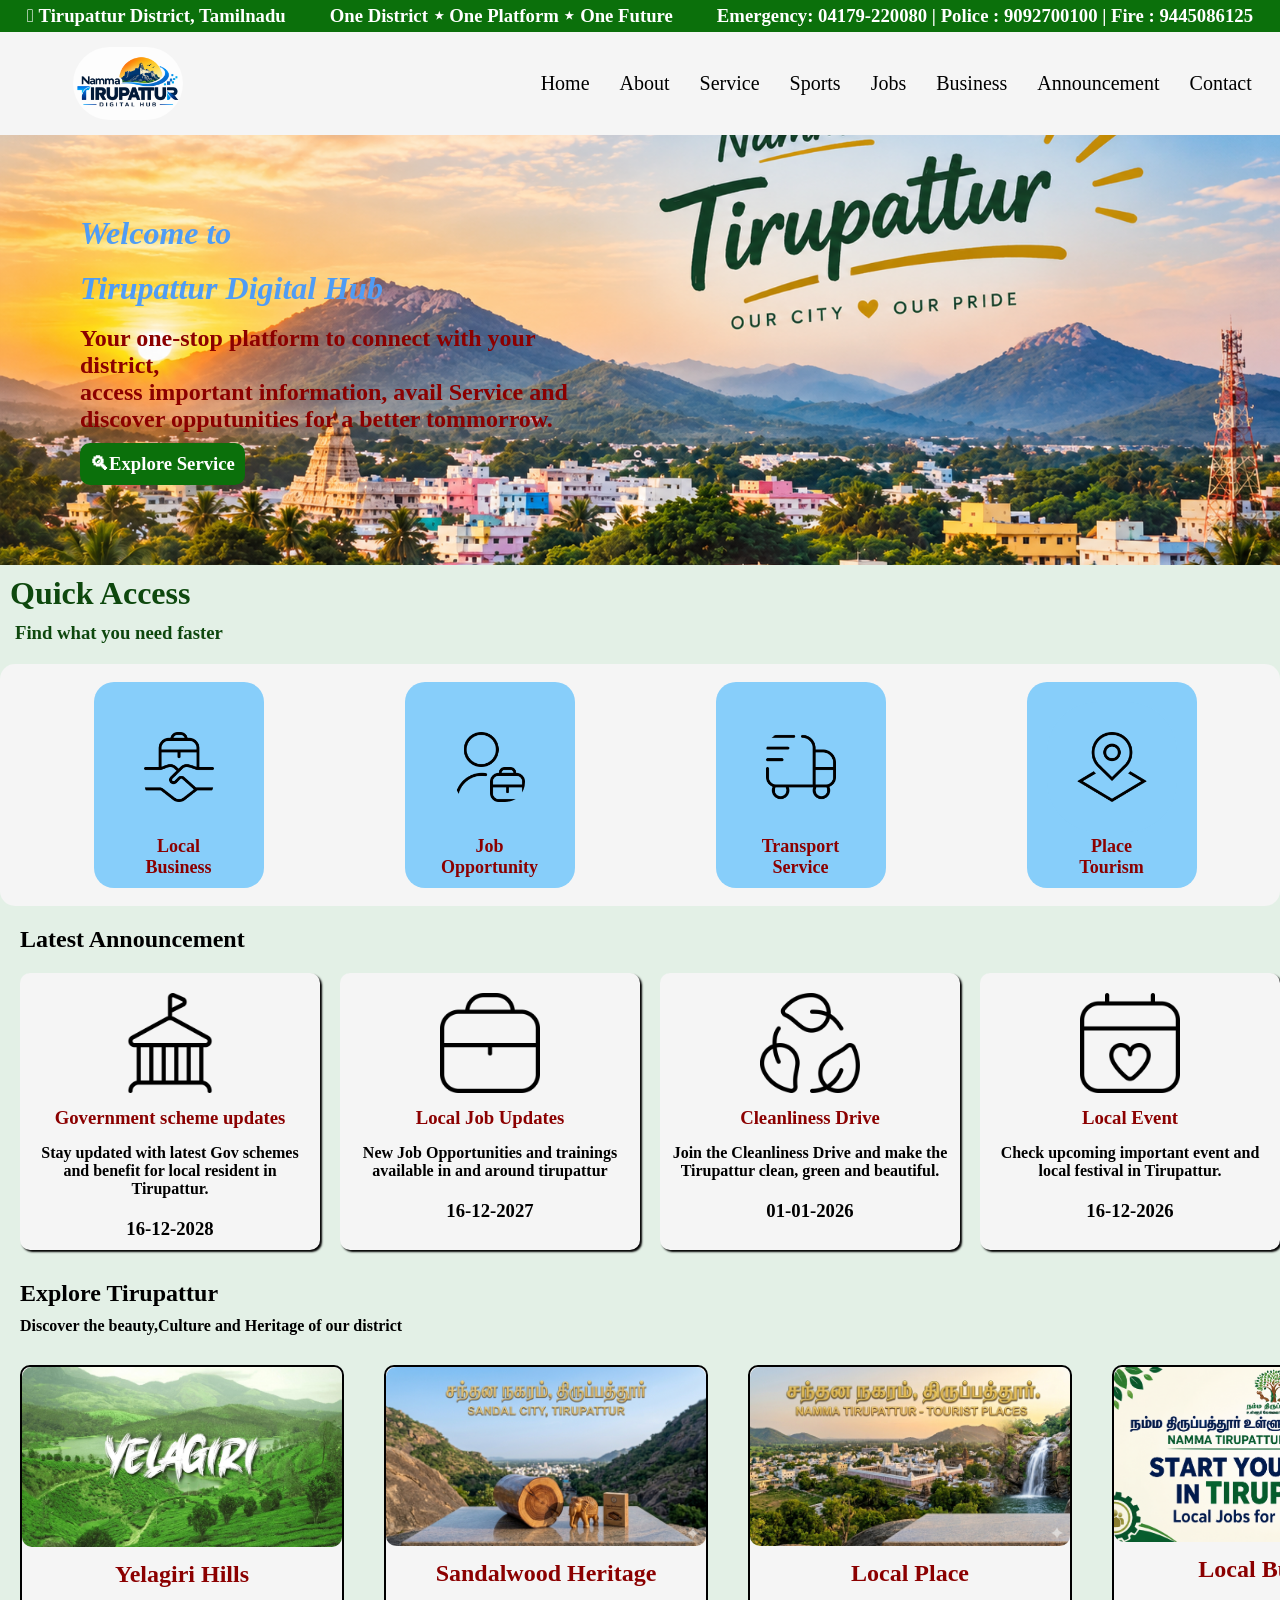
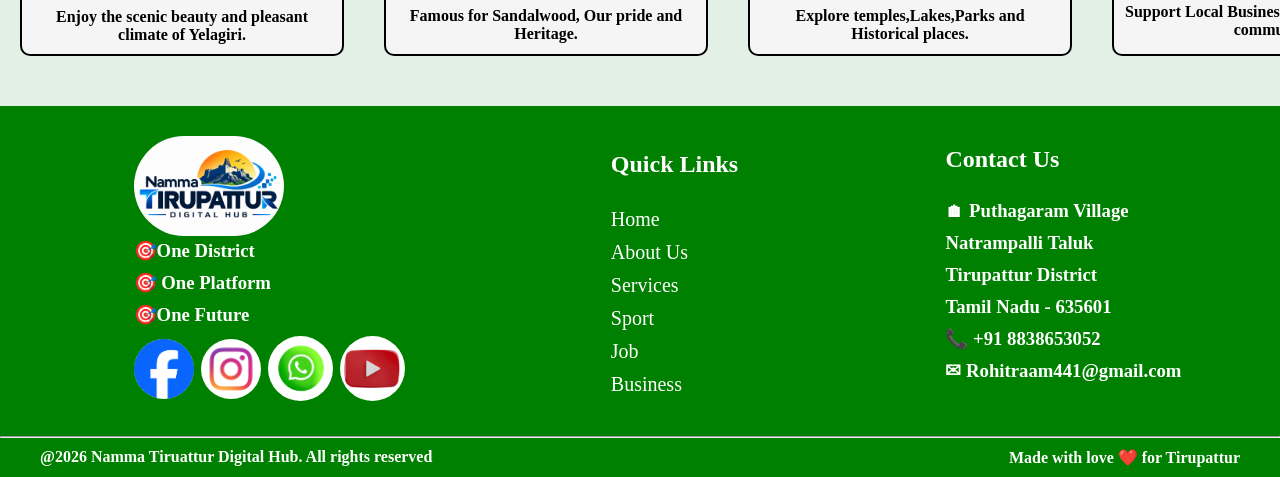
<file: index.html>
<!DOCTYPE html>
<html lang="en">

<head>
    <meta charset="UTF-8">
    <meta name="viewport" content="width=device-width, initial-scale=1.0">
    <title>Namma Tirupattur</title>
    <link rel="stylesheet" href="index.css">
</head>

<body>
    <div class="pacha">
        <h3>𖡡 Tirupattur District, Tamilnadu</h3>
        <h3>One District ⋆ One Platform ⋆ One Future</h3>
        <h3> Emergency: 04179-220080
            | Police : 9092700100 | Fire : 9445086125</h3>
    </div>
    <div class="nav">
        <img src="imges/namma tpt.png" alt="" class="tpt">

        <nav class="nav_bar">
            <p><a href="index.html">Home</a></p>
            <p><a href="about.html">About </a></p>
            <p><a href="service.html">Service</a></p>
            <p><a href="sports.html">Sports</a></p>
            <p><a href="jobs.html">Jobs</a></p>
            <p><a href="business.html">Business</a></p>
            <p><a href="announcement.html">Announcement</a></p>
            <p><a href="contact.html">Contact</a></p>


        </nav>
    </div>
    <!-- top nav finished -->

    <div class="welcome_tpt">
        <h1 class="welz">Welcome to</h1><br>
        <h1 class="digiwel">Tirupattur</i> Digital Hub</h1> <br>

        <h3 class="weltho">Your one-stop platform to connect with your district,<br> access important information, avail
            Service and <br>discover opputunities for a better tommorrow.</h3>
        <h3 class="expo"> 🔍︎Explore Service</h3>

    </div>

    <!-- welcome image of tpt finished -->

    <h1 class="qck">Quick Access</h1>
    <h3 class="find">Find what you need faster</h3>

    <div class=" boxes">
        <div class="subox">





            <!-- section 1 finished -->

            <div class="box2">
                <img src="imges/business-deal.png" alt="" class="img2">
                <a href="business.html" class="local">Local</a><br>
                <a href="business.html" class="buzi">Business</a>
            </div>

            <!-- section 2 finished -->

            <div class="box3">
                <img src="imges/employee-man.png" alt="" class="img3">
                <a href="jobs.html" class="jobz">Job</a> <br>
                <a href="jobs.html" class="oppo">Opportunity</a>

            </div>
            <!-- section 4 finished -->

            <div class="box4">
                <img src="imges/shipping-fast (1).png" alt="" class="img3">
                <a href="transport.html" class="travelz">Transport</a> <br>
                <a href="transport.html" class="travel">Service</a>

            </div>


            <!-- section 7 finished  -->

            <div class="box8">
                <img src="imges/land-layer-location.png" alt="" class="img8">
                <a href="dicover.html" class="plaz">Place</a><br>
                <a href="dicover.html" class="tour">Tourism</a>
            </div>

            <!-- section 8 finished -->

        </div>
    </div>

    <!-- all sections finished -->
    <!-- latest announcement -->
    <div class="latzall">
        <h2 class="latz">Latest Announcement</h2>
        
    </div>
    <div class="amain">
        <div class="apart">
            <div class="annouz1">
                <img src="imges/government-flag.png" alt="" class="gram">
                <h3 class="goz">Government scheme updates</h3>
                <h4 class="gozz">Stay updated with latest Gov schemes and benefit for local resident in Tirupattur.
                </h4>
                <!-- <input type="date" name="" id="" class="date"> -->
                <h3>16-12-2028</h3>
            </div>
            <!-- latest  announcement finished -->

            <div class="annouz2">
                <img src="imges/briefcase (1).png" alt="" class="jobo">
                <h3 class="gozi">Local Job Updates </h3>
                <h4 class="gozzi">New Job Opportunities and trainings available in and around tirupattur</h4>
                <!-- <input type="date" name="" id="" class="datez"> -->
                <h3>16-12-2027</h3>
            </div>
            <!-- latest lobz fimished -->
            <div class="annouz3">
                <img src="imges/bio-leaves.png" alt="" class="leaf">
                <h3 class="gos">Cleanliness Drive </h3>
                <h4 class="goss">Join the Cleanliness Drive and make the Tirupattur clean, green and beautiful.</h4>
                <!-- <input type="date" name="" id="" class="datez"> -->
                <h3>01-01-2026</h3>
            </div>
            <!-- cleanliness is finished -->
            <div class="annouz4">
                <img src="imges/calendar-heart.png" alt="" class="localevent">
                <h3 class="gosi">Local Event</h3>
                <h4 class="gossi">Check upcoming important event and local festival in Tirupattur.</h4>
                <!-- <input type="date" name="" id="" class="datez"> -->
                <h3>16-12-2026</h3>
            </div>
        </div>
    </div>
    <!-- Latest Anoouncement finished -->


    <!-- Explore tirupattur detailz -->
    <div class="explorez">
        <h2>Explore Tirupattur</h2>
        <h4 class="expz">Discover the beauty,Culture and Heritage of our district</h4>
    </div>
    <!-- explore tirupattur heading -->
    <div class="paru">
        <div class="paruz">
            <div class="paru1">
                <img src="imges/yelagiri.jpg" alt=" " class="yelagiri">
                <h2 class="hilzz">Yelagiri Hills</h2>
                <h4 class="hilzzt">Enjoy the scenic beauty and pleasant climate of Yelagiri.</h4>


            </div>
            <!-- explore yelagiri finished -->
            <div class="paru2">
                <img src="imges/sandalimg.jpeg" alt=" " class="sandalimg">
                <h2 class="hili">Sandalwood Heritage</h2>
                <h4 class="hilit">Famous for Sandalwood, Our pride and Heritage.</h4>

            </div>
            <!-- sandal image completed -->
            <div class="paru3">
                <img src="imges/tourist.jpeg" alt=" " class="localplace">
                <h2 class="hisi">Local Place</h2>
                <h4 class="hisit">Explore temples,Lakes,Parks and Historical places.</h4>

            </div>
            <!--tourist place finished -->
            <div class="paru4">
                <img src="imges/localjobs.png" alt=" " class="localjobzz">
                <h2 class="hiri">Local Business</h2>
                <h4 class="hirit">Support Local Business and Strengthen our community.</h4>

            </div>
        </div>
    </div>
    <!-- explore tiru[attur finished] -->

    <div class="aboutblue">
        <div class="aboutzblue" style="display: flex;justify-content: space-around; padding: 20px;">

            <div class="abtblue1">
                <img src="imges/namma tpt.png" alt="" class="abtbluei">
                <h3 class="oned">🎯One District </h3>
                <h3 class="onep">🎯 One Platform</h3>
                <h3 class="onef">🎯One Future</h3>
                <div class="abtsocial">
                    <a href="https://www.facebook.com/TirupatturDistrict/"><img src="imges/facebook.png" alt="" class="facebook"></a>
                    <a href="https://www.instagram.com/popular/tirupathur-district-government-website/"><img src="imges/insta.jpg" alt="" class="insta"></a>
                    <a href="https://chat.whatsapp.com/Cbfzz16Wxy384JnwALYPrP"><img src="imges/wp.jpg" alt="" class="wp"></a>
                    <a href="https://www.youtube.com/hashtag/tirupattur"><img src="imges/utube.jpg" alt="" class="utube"></a>
                </div>
            </div>

            <!-- social images completed -->
            <div class="quick">
                <h2 class="qcklink">Quick Links</h2>
                </h3>
                <a href="index.html" class="homz">Home</a>
                <a href="about.html" class="abtblu">About Us</a>
                <a href="service.html" class="abtserv">Services</a>
                <a href="sports.html" class="sptz">Sport</a>
                <a href="jobs.html" class="abtjobz">Job</a>
                <a href="business.html" class="abtbuzi">Business</a>
            </div>

          

            <!-- important anouncement ends -->
            <div class="address">
                <h2 class="qckzlink">Contact Us</h2>
                </h3>

                <h3 class="puthagaram">🏠︎ Puthagaram Village</h3>
                <h3 class="natrampalli">Natrampalli Taluk</h3>
                <h3 class="tirupattur">Tirupattur District</h3>
                <h3 class="tn">Tamil Nadu - 635601</h3>
                <h3 class="call">📞 +91 8838653052</h3>
                <h3 class="email">✉ Rohitraam441@gmail.com</h3>
            </div>
       
            
             
        </div>

    </div>
    <hr>
 <div class="lovzz">
    
                <h4 class="rightz">@2026 Namma Tiruattur Digital Hub. All rights reserved</h4>
                <h4 class="love">Made with love ❤️️ for Tirupattur</h4>
            </div>


    <!-- all about namma tpt is fimished -->



</body>

</html>
</file>
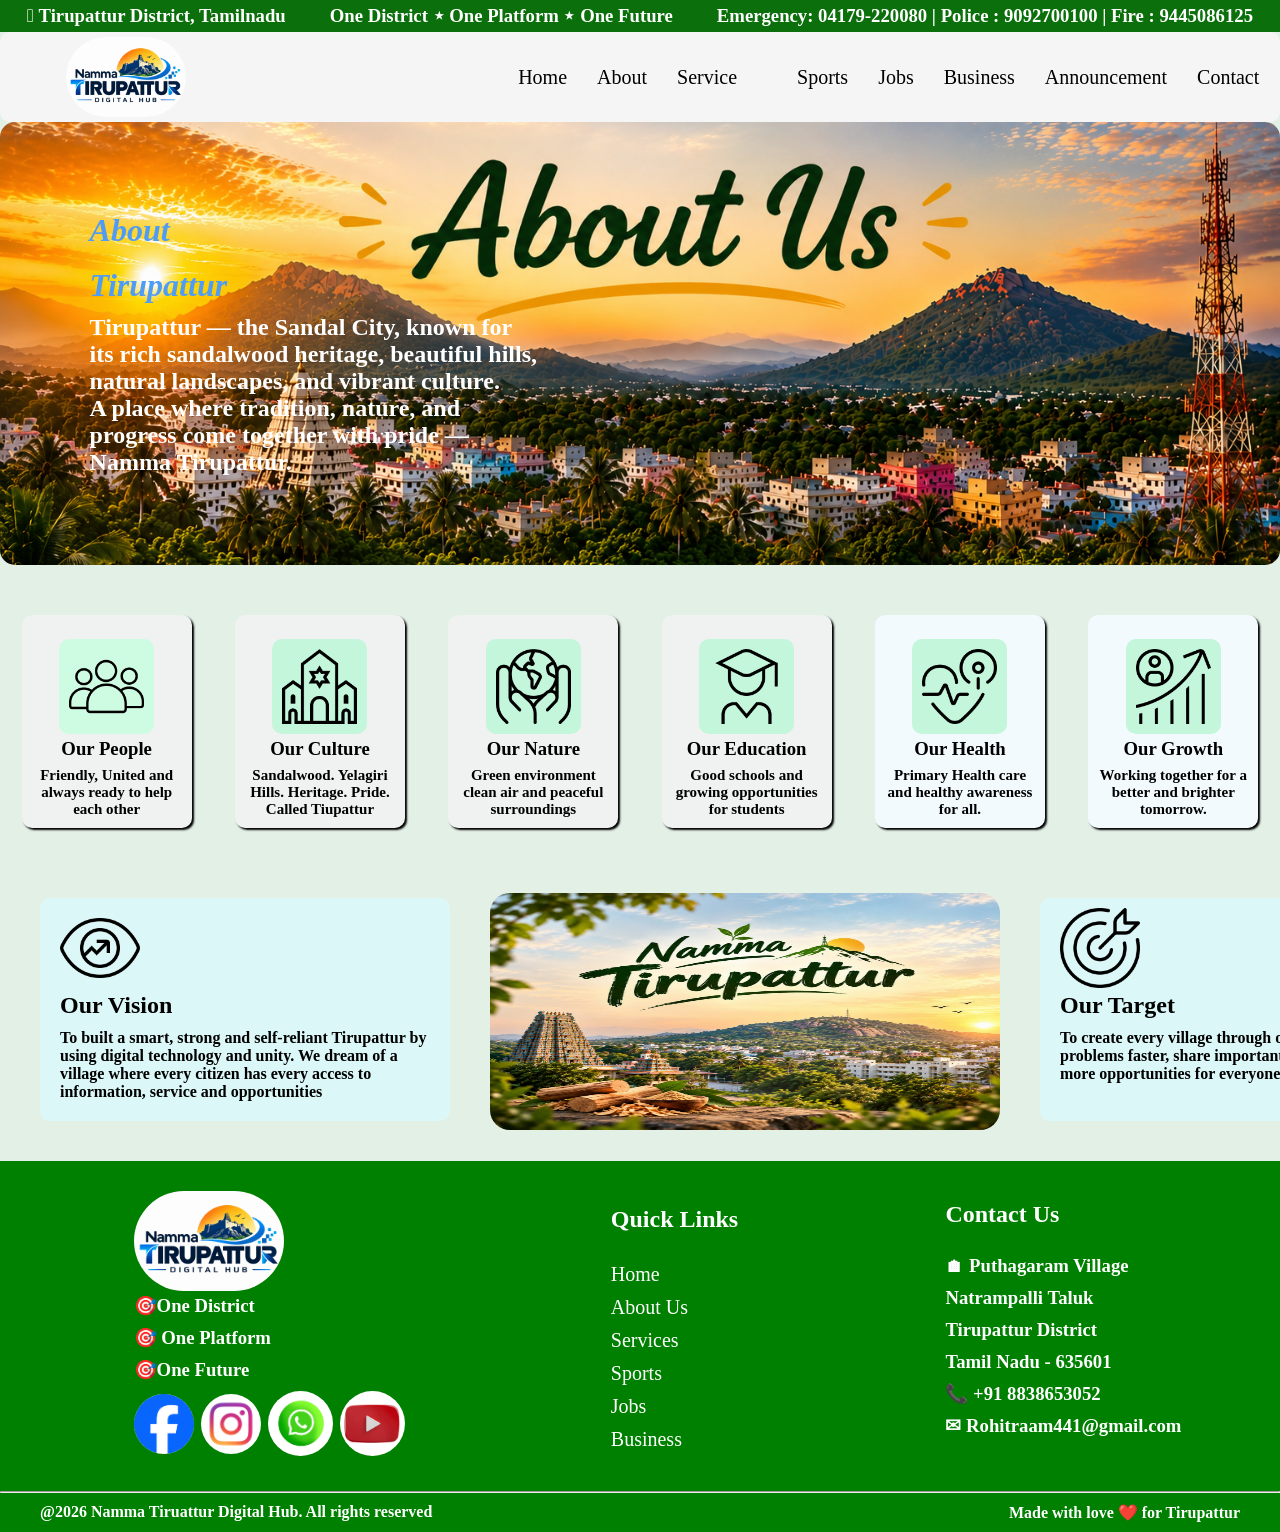
<file: about.html>
<!DOCTYPE html>
<html lang="en">

<head>
    <meta charset="UTF-8">
    <meta name="viewport" content="width=device-width, initial-scale=1.0">
    <title> About Us</title>
    <link rel="stylesheet" href="about.css">
</head>

<body>
    <div class="pacha">
        <h3>𖡡 Tirupattur District, Tamilnadu</h3>
        <h3>One District ⋆ One Platform ⋆ One Future</h3>
        <h3> Emergency: 04179-220080
            | Police : 9092700100 | Fire : 9445086125</h3>
    </div>
    <div class="nav">
        <img src="imges/namma tpt.png" alt="" class="tpt">

        <nav class="nav_bar">
            <p><a href="index.html">Home</a></p>
            <p><a href="home.html">About </a></p>
            <p><a href="service.html">Service</a></p>
            <p><a href="sports.html"> <p><a href="sports.html">Sports</a></p></a></p>
            <p><a href="jobs.html">Jobs</a></p>
            <p><a href="business.html">Business</a></p>
            <p><a href="announcement.html">Announcement</a></p>
            <p><a href="contact.html">Contact </a></p>


        </nav>
    </div>
    <!-- top nav bar finished -->

    <div class="about_line">
        <h1 class="abttptzz"> <i>About</i></h1><br>
        <h1 class="abt_tpthead"><i>Tirupattur</i> <br>
            <h3 class="tptline" style="color: white;">Tirupattur — the Sandal City, known for its rich sandalwood
                heritage, beautiful hills, natural landscapes, and vibrant culture. <br> A place where tradition,
                nature, and progress come together with pride — Namma Tirupattur.</h3>

    </div>

    <!-- about tirupattur image finished -->

     

    <div class="divs_of_about">

        <div class="divz_of_dabbas">

            <div class="box1">
                <img src="imges/people.png" alt="" class="img1">
                <h3>Our People</h3>
                <h4 class="img1_abt">Friendly, United and always ready to help each other</h4>
            </div>

            <!-- dabba 1 finished -->

            <!-- dabba 2 started -->
            <div class="box2">
                <img src="imges/synagogue.png" alt="" class="img2">
                <h3>Our Culture</h3>
                <h4 class="img2_abt">Sandalwood. Yelagiri Hills. Heritage. Pride. Called Tiupattur</h4>
            </div>

            <!-- dabba 2 finished -->

            <!-- dabba 3 started-->
            <div class="box3">
                <img src="imges/save-the-planet.png" alt="" class="img3">
                <h3>Our Nature</h3>
                <h4 class="img3_abt">Green environment clean air and peaceful surroundings</h4>
            </div>

            <!-- dabba 3 finished  -->

            <!-- dabba 4 started -->

            <div class="box4">
                <img src="imges/user-graduate.png" alt="" class="img4">
                <h3>Our Education</h3>
                <h4 class="img4_abt">Good schools and growing opportunities for students</h4>
            </div>

            <!-- dabba 4 finished  -->

            <!-- dabba 5 started -->
            <div class="box5">
                <img src="imges/health-podcast.png" alt="" class="img5">
                <h3>Our Health</h3>
                <h4 class="img5_abt">Primary Health care and healthy awareness for all.</h4>
            </div>
            <!-- dabba 4 finished  -->

            <!-- dabba 5 started -->
            <div class="box6">
                <img src="imges/career-growth.png" alt="" class="img6">
                <h3>Our Growth</h3>
                <h4 class="img6_abt">Working together for a better and brighter tomorrow.</h4>
            </div>
        </div>
    </div>
    <!-- all dabbas finished -->

    <!-- vision of tirupattur -->

    <div class="visioftpt">
        <div class="visitpt">
            <div class="visi1">
                <img src="imges/eye-arrow-progress.png" alt="" class="vision1">
                <h2>Our Vision</h2>
                <h4 class="visitext">To built a smart, strong and self-reliant Tirupattur by using digital technology
                    and unity. We dream of a village where every citizen has every access to information, service and
                    opportunities </h4>

            </div>
            <!-- our vision completed -->


            <!-- namma tirupattur image -->
            <div class="nammatpti">
                <img src="imges/17258.jpg" alt="" class="nammatpt">
            </div>

            <!-- our tartget -->
            <div class="target1">
                <img src="imges/bullseye-arrow.png" alt="" class="targetimg">
                <h2>Our Target</h2>
                <h4 class="targetext">To create every village through one platform, solve problems faster, share
                    important updates and create more opportunities for everyone in Tirupattur</h4>

            </div>
        </div>
    </div>

    <!-- target finished -->

    <!-- about of tirupattur blue code below -->
      <div class="aboutblue">
        <div class="aboutzblue" style="display: flex;justify-content: space-around; padding: 20px;">

            <div class="abtblue1">
                <img src="imges/namma tpt.png" alt="" class="abtbluei">
                <h3 class="oned">🎯One District </h3>
                <h3 class="onep">🎯 One Platform</h3>
                <h3 class="onef">🎯One Future</h3>
                <div class="abtsocial">
                    <a href="https://www.facebook.com/TirupatturDistrict/"><img src="imges/facebook.png" alt="" class="facebook"></a>
                    <a href="https://www.instagram.com/popular/tirupathur-district-government-website/"><img src="imges/insta.jpg" alt="" class="insta"></a>
                    <a href="https://chat.whatsapp.com/Cbfzz16Wxy384JnwALYPrP"><img src="imges/wp.jpg" alt="" class="wp"></a>
                    <a href="https://www.youtube.com/hashtag/tirupattur"><img src="imges/utube.jpg" alt="" class="utube"></a>
                </div>
            </div>

            <!-- social images completedd -->
            <div class="quick">
                <h2 class="qcklink">Quick Links</h2>
                </h3>
                <a href="index.html" class="homz">Home</a>
                <a href="about.html" class="abtblu">About Us</a>
                <a href="service.html" class="abtserv">Services</a>
                <a href="sports.html" class="sptz">Sports</a>
                <a href="jobs.html" class="abtjobz">Jobs</a>
                <a href="business.html" class="abtbuzi">Business</a>
            </div>

          

            <!-- important anouncement ends -->
            <div class="address">
                <h2 class="qckzlink">Contact Us</h2>
                </h3>

                <h3 class="puthagaram">🏠︎ Puthagaram Village</h3>
                <h3 class="natrampalli">Natrampalli Taluk</h3>
                <h3 class="tirupattur">Tirupattur District</h3>
                <h3 class="tn">Tamil Nadu - 635601</h3>
                <h3 class="call">📞 +91 8838653052</h3>
                <h3 class="email">✉ Rohitraam441@gmail.com</h3>
            </div>
       
            
             
        </div>

    </div>
    <hr>
 <div class="lovzz">
    
                <h4 class="rightz">@2026 Namma Tiruattur Digital Hub. All rights reserved</h4>
                <h4 class="love">Made with love ❤️️ for Tirupattur</h4>
            </div>


</body>

</html>
</file>
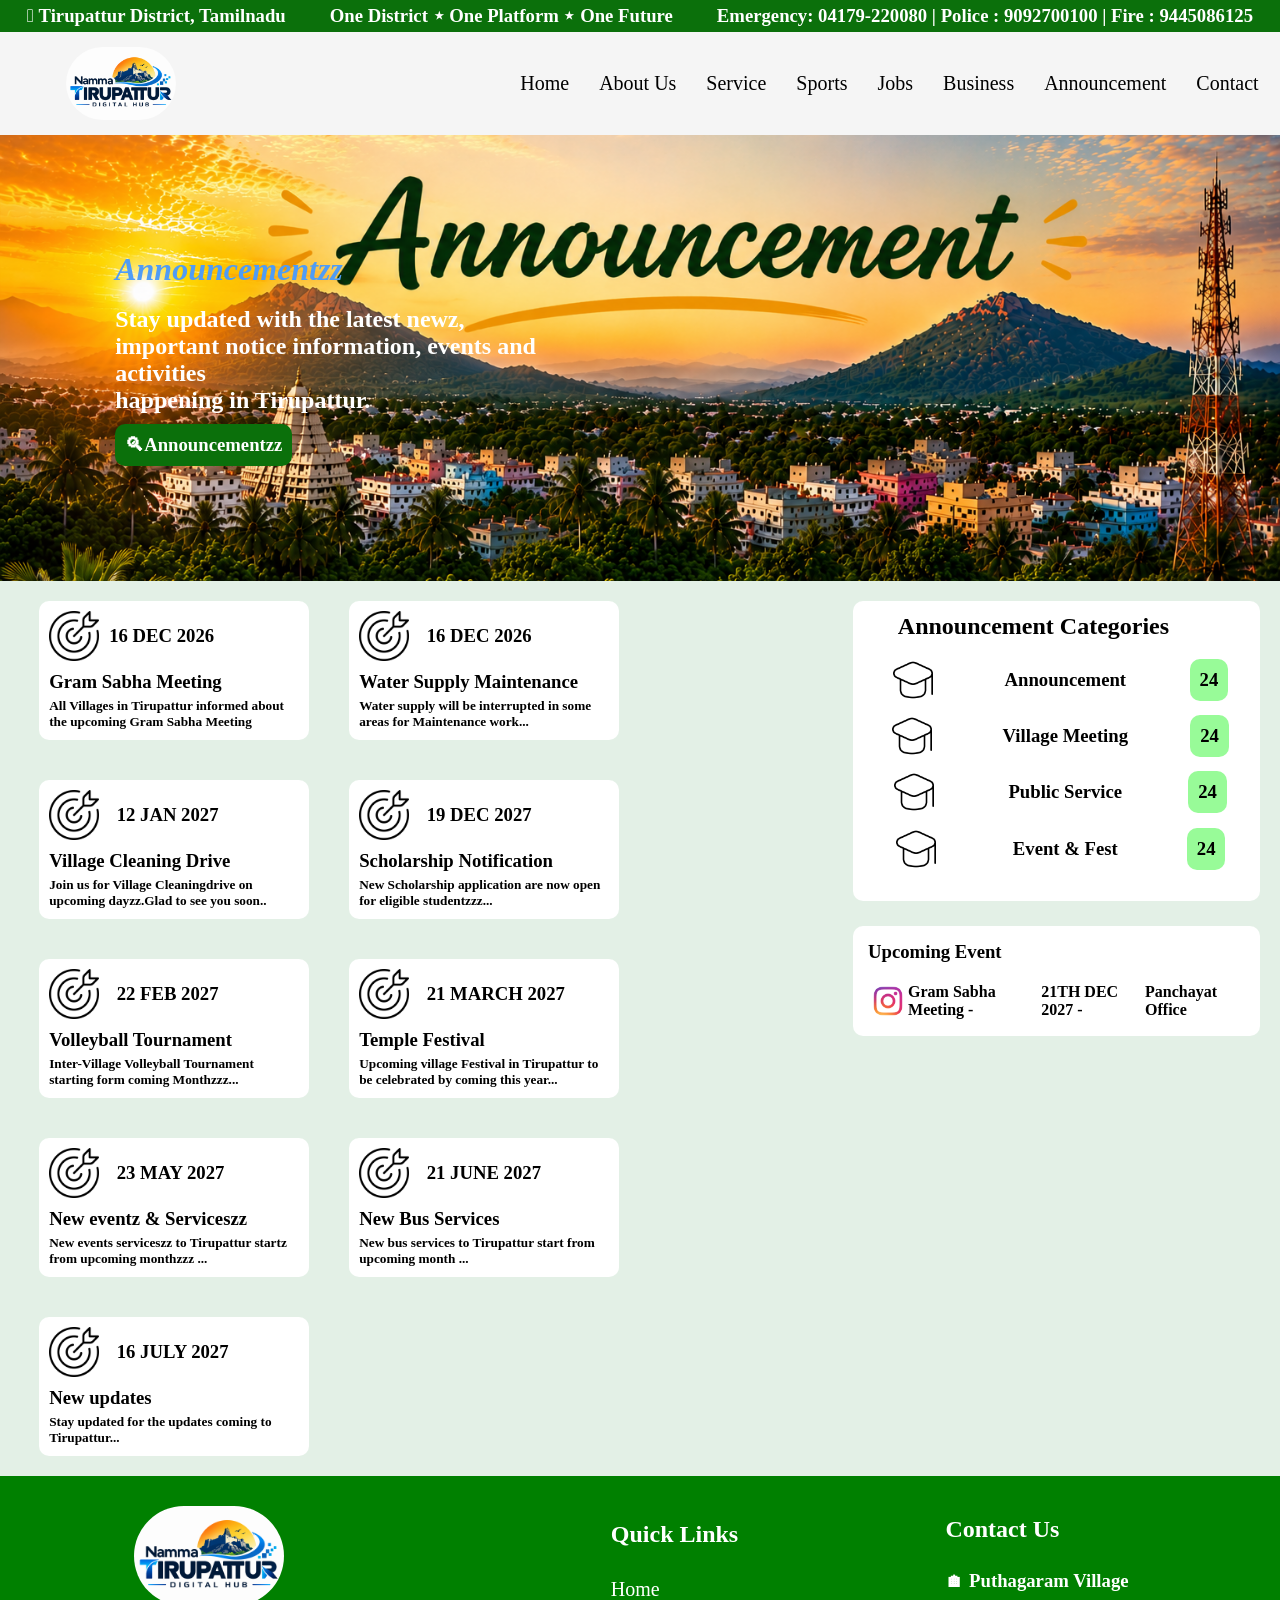
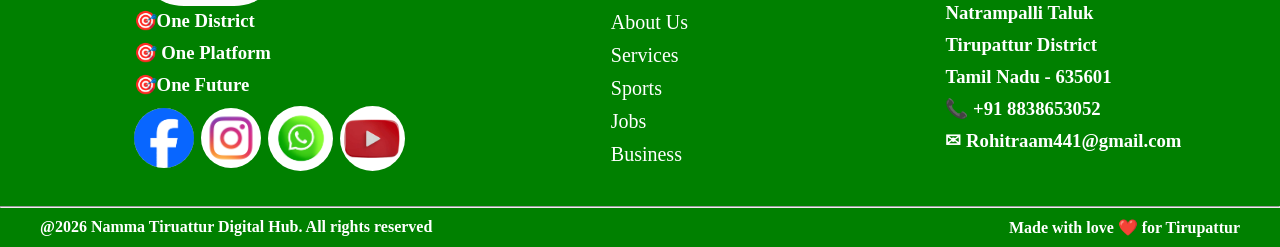
<file: announcement.html>
<!DOCTYPE html>
<html lang="en">
<head>
    <meta charset="UTF-8">
    <meta name="viewport" content="width=device-width, initial-scale=1.0">
    <title>Namma Tirupattur</title>
    <link rel="stylesheet" href="annoumcement.css">
</head>
<body>
        <div class="pacha">
        <h3>𖡡 Tirupattur District, Tamilnadu</h3>
        <h3>One District ⋆ One Platform ⋆ One Future</h3>
         <h3> Emergency: 04179-220080
 | Police : 9092700100  | Fire : 9445086125</h3>
    </div>
    <div class="nav">
        <img src="imges/namma tpt.png" alt="" class="tpt">

        <nav class="nav_bar">
            <p><a href="index.html" >Home</a></p>
            <p><a href="about.html">About Us</a></p>
            <p><a href="service.html" >Service</a></p>
              <p><a href="sports.html" >Sports</a></p>
            <p><a href="jobs.html" >Jobs</a></p> 
            <p><a href="business.html">Business</a></p>
            <p><a href="announcement.html" >Announcement</a></p>
            <p><a href="contact.html" >Contact </a></p>
           
        </nav>
    </div>

<!-- top nav finished -->

 
<div class="welcome_tpt">
    <h1 class="digiwel">Announcementzz</h1> <br>
    <h3 class="weltho" style="color: white;">Stay updated with the latest newz,<br> important notice information, events and activities <br> happening in Tirupattur.</h3>
     <h3 class="expo"> <a href="" class="expoz">🔍︎Announcementzz</a></h3>
      
</div>

<!-- welcome image of tpt finished -->
 

 <!-- list of announcement starts here -->

 <div class="main--div" style="display: flex;">
 <div class=" infoz " >
    
<div class="thakaval1" >

         <div class="info1-flex">
            <img src="imges/bullseye-arrow.png" alt="" style="width: 50px;">
            <h3 class="infozz1">16 DEC 2026</h3>
         </div>

         <div class="thakaval1extra">
            <h3>Gram Sabha Meeting</h3>
            <h5 class="thakaval1ex">All Villages in Tirupattur informed about the upcoming Gram Sabha Meeting</h5>
         </div>

       
</div>
<!-- thakaval 1 finished -->

<div class="thakaval2">

         <div class="thakaval2-flex">
            <img src="imges/bullseye-arrow.png" alt="" style="width: 50px;">
            <h3 class="thakavalz2">16 DEC 2026</h3>
         </div>

         <div class="thakaval1extra">
            <h3>Water Supply Maintenance</h3>
            <h5 class="thakaval2ex">Water supply will be interrupted in some areas for Maintenance work...</h5>
         </div>

          
</div>
<!-- thakaval 2 finished -->

<div class="thakaval3">

         <div class="thakaval3-flex">
            <img src="imges/bullseye-arrow.png" alt="" style="width: 50px;">
            <h3 class="thakavalz3">12 JAN 2027</h3>
         </div>

         <div class="thakaval3extra">
            <h3>Village Cleaning Drive</h3>
            <h5 class="thakaval3ex">Join us for Village Cleaningdrive on upcoming dayzz.Glad to see you soon..</h5>
         </div>

          
</div>
<!-- thakaval 3 finished -->

<div class="thakaval4">

         <div class="thakaval4-flex">
            <img src="imges/bullseye-arrow.png" alt="" style="width: 50px;">
            <h3 class="thakavalz4">19 DEC 2027</h3>
         </div>

         <div class="thakaval4extra">
            <h3>Scholarship Notification</h3>
            <h5 class="thakaval4ex">New Scholarship application are now open for eligible studentzzz...</h5>
         </div>

       
</div>

<!-- thakaval 4 finished -->


<div class="thakaval5">

         <div class="thakaval5-flex">
            <img src="imges/bullseye-arrow.png" alt="" style="width: 50px;">
            <h3 class="thakavalz5">22 FEB 2027</h3>
         </div>

         <div class="thakaval5extra">
            <h3>Volleyball Tournament</h3>
            <h5 class="thakaval5ex">Inter-Village Volleyball Tournament starting form coming Monthzzz...</h5>
         </div>

         
</div>

 <!-- thakaval 5 finished -->

 <div class="thakaval6">

         <div class="thakaval6-flex">
            <img src="imges/bullseye-arrow.png" alt="" style="width: 50px;">
            <h3 class="thakavalz6"> 21 MARCH 2027</h3>
         </div>

         <div class="thakaval6extra">
            <h3>Temple Festival</h3>
            <h5 class="thakaval6ex">Upcoming village Festival in Tirupattur to be celebrated by coming this year...</h5>
         </div>

          
</div>

 <!-- thakaval 6 finished -->

 <div class="thakaval7">

         <div class="thakaval7-flex">
            <img src="imges/bullseye-arrow.png" alt="" style="width: 50px;">
            <h3 class="thakavalz7">23  MAY 2027</h3>
         </div>

         <div class="thakaval7extra">
            <h3>New eventz & Serviceszz</h3>
            <h5 class="thakaval7ex">New events serviceszz to Tirupattur startz from upcoming monthzzz ...</h5>
         </div>

         
</div>

 <!-- thakaval 7 finished -->

<div class="thakaval8">

         <div class="thakaval8-flex">
            <img src="imges/bullseye-arrow.png" alt="" style="width: 50px;">
            <h3 class="thakavalz8"> 21  JUNE 2027</h3>
         </div>

         <div class="thakaval8extra">
            <h3>New Bus Services</h3>
            <h5 class="thakaval8ex">New bus services to Tirupattur start from upcoming month ...</h5>
         </div>
 
        
</div>
 <!-- thakaval 7 finished -->

 <div class="thakaval9">

         <div class="thakaval9-flex">
            <img src="imges/bullseye-arrow.png" alt="" style="width: 50px;">
            <h3 class="thakavalz9">16 JULY 2027</h3>
         </div>

         <div class="thakaval9extra">
            <h3>New updates</h3>
            <h5 class="thakaval9ex">Stay updated for the updates coming to Tirupattur...</h5>
         </div>

       
</div>


</div>
<!-- here all the latesr thakaval part is finihsed -->
<!-- now the side div is starts -->
<div class="side-div-main">

    <h2 class="top-anno">Announcement Categories</h2>

    <div class="side-div1">

        <div class="side-div-in1">
            <img src="imges/graduation-cap.png" alt="" style="width: 40px; margin: 2%;">
            <h3 class="side-div-inz1"> Announcement</h3>
            <h3 class="count1">24</h3>
        </div>
        
     </div>


     <!-- count 1 is finished -->
    <div class="side-div2">

        <div class="side-div-in2">
            <img src="imges/graduation-cap.png" alt="" style="width: 40px; margin: 2%;">
            <h3 class="side-div-inz2">Village Meeting</h3>
            <h3 class="count2">24</h3>
        </div>
        
     </div>
    <!-- count 2 is finished -->
     <div class="side-div3">

        <div class="side-div-in3">
            <img src="imges/graduation-cap.png" alt="" style="width: 40px; margin: 2%;">
            <h3 class="side-div-inz3">Public Service</h3>
            <h3 class="count3">24</h3>
        </div>
        
     </div>
     <!-- count 3 is finished -->
      <div class="side-div4">

        <div class="side-div-in4">
            <img src="imges/graduation-cap.png" alt="" style="width: 40px; margin: 2%;">
            <h3 class="side-div-inz4">Event & Fest </h3>
            <h3 class="count4">24</h3>
        </div>
        
     </div>

     <!-- /* count 4 is finished */ -->
        <!-- now another oiortion the downb portion is strats here -->
<div class="side-div-part2" >
   <h3>Upcoming Event</h3>

   <!-- <div class="side-div-part2-1">
     
 finished  -->
    <div class="side-div-part2-2">
      <img src="imges/insta.jpg" alt="" style="width: 40px;">
      <h4>Gram Sabha Meeting -</h4>
      <h4>21TH DEC 2027 -</h4>
      <h4>Panchayat Office</h4>
   </div>
<!-- side div part 2 la 2nd portion is finished -->
 
</div>

</div>
</div>
 
 

 <!-- all side part 2 is finished now go to the bottom of the website contact us pasge -->


  <!-- bootom abt starts here -->

  
    <!-- about of tirupattur blue code below -->
      <div class="aboutblue">
        <div class="aboutzblue" style="display: flex;justify-content: space-around; padding: 20px;">

            <div class="abtblue1">
                <img src="imges/namma tpt.png" alt="" class="abtbluei">
                <h3 class="oned">🎯One District </h3>
                <h3 class="onep">🎯 One Platform</h3>
                <h3 class="onef">🎯One Future</h3>
                <div class="abtsocial">
                    <a href="https://www.facebook.com/TirupatturDistrict/"><img src="imges/facebook.png" alt="" class="facebook"></a>
                    <a href="https://www.instagram.com/popular/tirupathur-district-government-website/"><img src="imges/insta.jpg" alt="" class="insta"></a>
                    <a href="https://chat.whatsapp.com/Cbfzz16Wxy384JnwALYPrP"><img src="imges/wp.jpg" alt="" class="wp"></a>
                    <a href="https://www.youtube.com/hashtag/tirupattur"><img src="imges/utube.jpg" alt="" class="utube"></a>
                </div>
            </div>

            <!-- social images completedd -->
            <div class="quick">
                <h2 class="qcklink">Quick Links</h2>
                </h3>
                <a href="index.html" class="homz">Home</a>
                <a href="about.html" class="abtblu">About Us</a>
                <a href="service.html" class="abtserv">Services</a>
                <a href="sports.html" class="sptz">Sports</a>
                <a href="jobs.html" class="abtjobz">Jobs</a>
                <a href="business.html" class="abtbuzi">Business</a>
            </div>

          

            <!-- important anouncement ends -->
            <div class="address">
                <h2 class="qckzlink">Contact Us</h2>
                </h3>

                <h3 class="puthagaram">🏠︎ Puthagaram Village</h3>
                <h3 class="natrampalli">Natrampalli Taluk</h3>
                <h3 class="tirupattur">Tirupattur District</h3>
                <h3 class="tn">Tamil Nadu - 635601</h3>
                <h3 class="call">📞 +91 8838653052</h3>
                <h3 class="email">✉ Rohitraam441@gmail.com</h3>
            </div>
       
            
             
        </div>

    </div>
    <hr>
 <div class="lovzz">
    
                <h4 class="rightz">@2026 Namma Tiruattur Digital Hub. All rights reserved</h4>
                <h4 class="love">Made with love ❤️️ for Tirupattur</h4>
            </div>

 

<!-- all about namma tpt is fimished -->




</body>
</html>
</file>
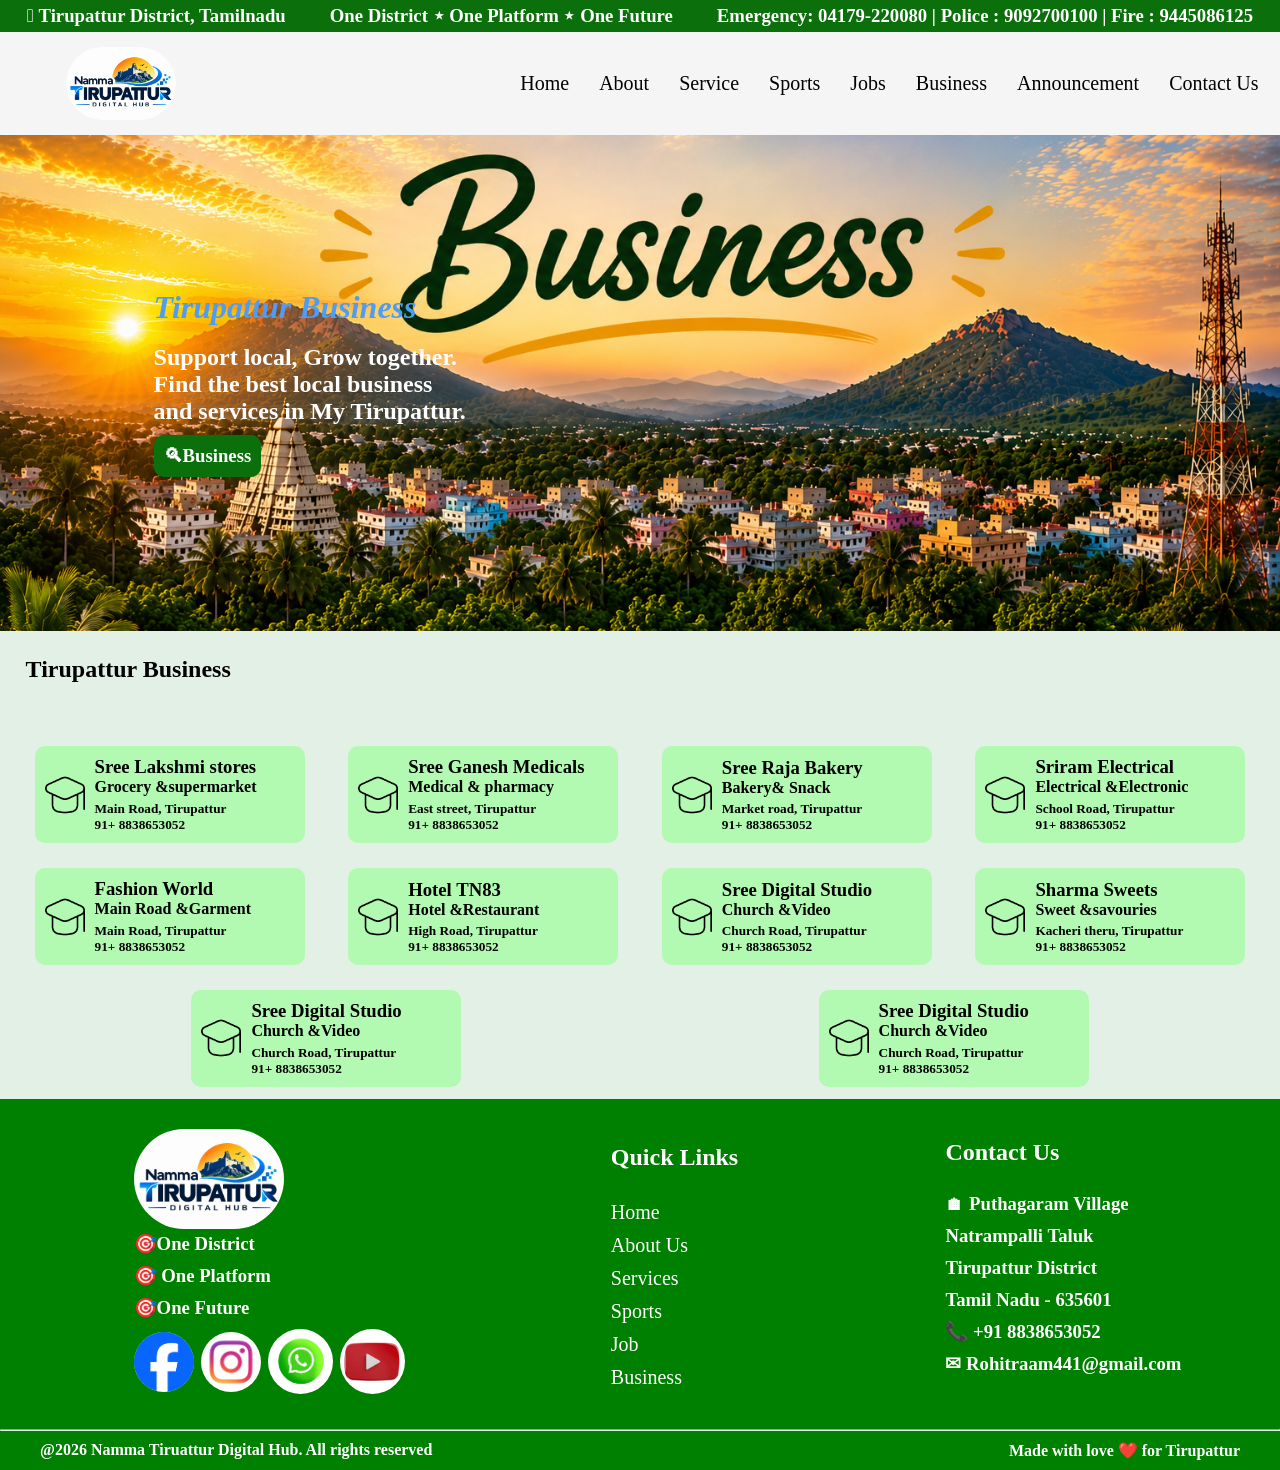
<file: business.html>
<!DOCTYPE html>
<html lang="en">
<head>
    <meta charset="UTF-8">
    <meta name="viewport" content="width=device-width, initial-scale=1.0">
    <title>Namma Tirupattu</title>
    <link rel="stylesheet" href="business.css">
</head>
<body>
          <div class="pacha">
        <h3>𖡡 Tirupattur District, Tamilnadu</h3>
        <h3>One District ⋆ One Platform ⋆ One Future</h3>
         <h3> Emergency: 04179-220080
 | Police : 9092700100 | Fire : 9445086125</h3>
    </div>
    <div class="nav">
        <img src="imges/namma tpt.png" alt="" class="tpt">

        <nav class="nav_bar">
            <p><a href="index.html" >Home</a></p>
            <p><a href="about.html">About </a></p>
            <p><a href="service.html" >Service</a></p>
            <p><a href="sports.html" >Sports</a></p>
            <p><a href="jobs.html" >Jobs</a></p>
            <p><a href="business.html">Business</a></p>
            <p><a href="announcement.html" >Announcement</a></p>
            <p><a href="contact.html" >Contact Us</a></p>
            

        </nav>
    </div>
<!-- top nav finished -->
<div class="welcome_tpt">
    <h1 class="digiwel">Tirupattur Business</h1> <br>
    <h3 class="weltho" style="color: white;">Support local, Grow together.<br> Find the best local business<br>and services in My Tirupattur.</h3>
     <h3 class="expo"> <a href="" class="expoz">🔍︎Business</a></h3>
      
</div>
<!-- img tpt is finished -->
 <!-- now business portion is starts -->
<h2 style="margin: 1%;margin-left: 2%;margin-top: 2%;"> Tirupattur Business</h2>
 
<!-- searcning is finsihed heere -->

   <div class="flexing" style="display: flex;margin: 1%;">

           <div class="collectionzz" style="justify-content: space-around;" >
         
        <div class="portion-1">
            <img src="imges/graduation-cap.png" alt="" style="width: 40px;">
            <div class="sub1">
                <h3>Sree Lakshmi stores </h3>
                <h4>Grocery &supermarket</h4>
            <div class="add1">
                      <h5>Main Road, Tirupattur</h5>
                      <h5>91+ 8838653052</h5>
                       
             </div>
                 
             </div>
            
        </div>
    <!-- one is fiished -->

    <div class="portion-2">
            <img src="imges/graduation-cap.png" alt="" style="width: 40px;">

            <div class="sub2">
                <h3>Sree Ganesh Medicals </h3>
                <h4>Medical & pharmacy</h4>
            <div class="add2">
                      <h5>East street, Tirupattur</h5>
                      <h5>91+ 8838653052</h5>
                     
            </div>
         </div>
    </div>
      <!-- two is fiished -->
         <div class="portion-3">
            <img src="imges/graduation-cap.png" alt="" style="width: 40px;">
            
            <div class="sub3">
                <h3>Sree Raja Bakery</h3>
                <h4>Bakery& Snack</h4>
            <div class="add3">
                      <h5>Market road, Tirupattur</h5>
                      <h5>91+ 8838653052</h5>
                      
            </div>
         </div>
    </div>
<!-- three is fiished -->

    <!-- four is fiished -->
        <div class="portion-5">
            <img src="imges/graduation-cap.png" alt="" style="width: 40px;">
            
            <div class="sub5">
                <h3>Sriram Electrical </h3>
                <h4>Electrical &Electronic</h4>
            <div class="add5">
                      <h5>School Road, Tirupattur</h5>
                      <h5>91+ 8838653052</h5>
                       
            </div>
         </div>
    </div>
 <!-- five is fiished -->
   <div class="portion-6">
            <img src="imges/graduation-cap.png" alt="" style="width: 40px;">
            
            <div class="sub6">
                <h3>Fashion World</h3>
                <h4>Main Road &Garment</h4>
            <div class="add6">
                      <h5>Main Road, Tirupattur</h5>
                      <h5>91+ 8838653052</h5>
                       
            </div>
         </div>
    </div>
    <!-- five is fiished -->
       <div class="portion-7">
            <img src="imges/graduation-cap.png" alt="" style="width: 40px;">
            
            <div class="sub7">
                <h3>Hotel TN83 </h3>
                <h4>Hotel &Restaurant</h4>
            <div class="add7">
                      <h5>High Road, Tirupattur</h5>
                      <h5>91+ 8838653052</h5>
                       
            </div>
         </div>
    </div>
 <!-- seven is fiished -->
   <div class="portion-8">
            <img src="imges/graduation-cap.png" alt="" style="width: 40px;">
            
            <div class="sub8">
                <h3>Sree Digital Studio </h3>
                <h4>Church &Video</h4>
            <div class="add8">
                      <h5>Church Road, Tirupattur</h5>
                      <h5>91+ 8838653052</h5>
                       
            </div>
         </div>
    </div>
 <!-- eight is fiished -->
     <div class="portion-9">
            <img src="imges/graduation-cap.png" alt="" style="width: 40px;">
            
            <div class="sub9">
                <h3>Sharma Sweets </h3>
                <h4>Sweet &savouries</h4>
            <div class="add9">
                      <h5>Kacheri theru, Tirupattur</h5>
                      <h5>91+ 8838653052</h5>
                     
            </div>
         </div>
        </div>

   








        <div class="portion-8">
            <img src="imges/graduation-cap.png" alt="" style="width: 40px;">
            
            <div class="sub8">
                <h3>Sree Digital Studio </h3>
                <h4>Church &Video</h4>
            <div class="add8">
                      <h5>Church Road, Tirupattur</h5>
                      <h5>91+ 8838653052</h5>
                       
            </div>
         </div>
    </div>
 <!-- eight is fiished -->
    <div class="portion-8">
            <img src="imges/graduation-cap.png" alt="" style="width: 40px;">
            
            <div class="sub8">
                <h3>Sree Digital Studio </h3>
                <h4>Church &Video</h4>
            <div class="add8">
                      <h5>Church Road, Tirupattur</h5>
                      <h5>91+ 8838653052</h5>
                       
            </div>
         </div>
    </div>
 <!-- eight is fiished -->
  
 
</div>
 
<!-- 9 is finished -->
</div>

</div>

 
 <!-- all par 1 is finished -->
 
<!-- portion 1 is completed -->
        


    
<!-- bottom -->
 <div class="aboutblue">
        <div class="aboutzblue" style="display: flex;justify-content: space-around; padding: 20px;">

            <div class="abtblue1">
                <img src="imges/namma tpt.png" alt="" class="abtbluei">
                <h3 class="oned">🎯One District </h3>
                <h3 class="onep">🎯 One Platform</h3>
                <h3 class="onef">🎯One Future</h3>
                <div class="abtsocial">
                    <a href="https://www.facebook.com/TirupatturDistrict/"><img src="imges/facebook.png" alt="" class="facebook"></a>
                    <a href="https://www.instagram.com/popular/tirupathur-district-government-website/"><img src="imges/insta.jpg" alt="" class="insta"></a>
                    <a href="https://chat.whatsapp.com/Cbfzz16Wxy384JnwALYPrP"><img src="imges/wp.jpg" alt="" class="wp"></a>
                    <a href="https://www.youtube.com/hashtag/tirupattur"><img src="imges/utube.jpg" alt="" class="utube"></a>
                </div>
            </div>

            <!-- social images completedd -->
            <div class="quick">
                <h2 class="qcklink">Quick Links</h2>
                </h3>
                <a href="index.html" class="homz">Home</a>
                <a href="about.html" class="abtblu">About Us</a>
                <a href="service.html" class="abtserv">Services</a>
                <a href="sports.html" class="sptz">Sports</a>
                <a href="jobs.html" class="abtjobz">Job</a>
                <a href="business.html" class="abtbuzi">Business</a>
            </div>

          

            <!-- important anouncement ends -->
            <div class="address">
                <h2 class="qckzlink">Contact Us</h2>
                </h3>

                <h3 class="puthagaram">🏠︎ Puthagaram Village</h3>
                <h3 class="natrampalli">Natrampalli Taluk</h3>
                <h3 class="tirupattur">Tirupattur District</h3>
                <h3 class="tn">Tamil Nadu - 635601</h3>
                <h3 class="call">📞 +91 8838653052</h3>
                <h3 class="email">✉ Rohitraam441@gmail.com</h3>
            </div>
       
            
             
        </div>

    </div>
    <hr>
 <div class="lovzz">
    
                <h4 class="rightz">@2026 Namma Tiruattur Digital Hub. All rights reserved</h4>
                <h4 class="love">Made with love ❤️️ for Tirupattur</h4>
            </div>

 
<!-- all about namma tpt is fimished -->
</body>
</html>
</file>
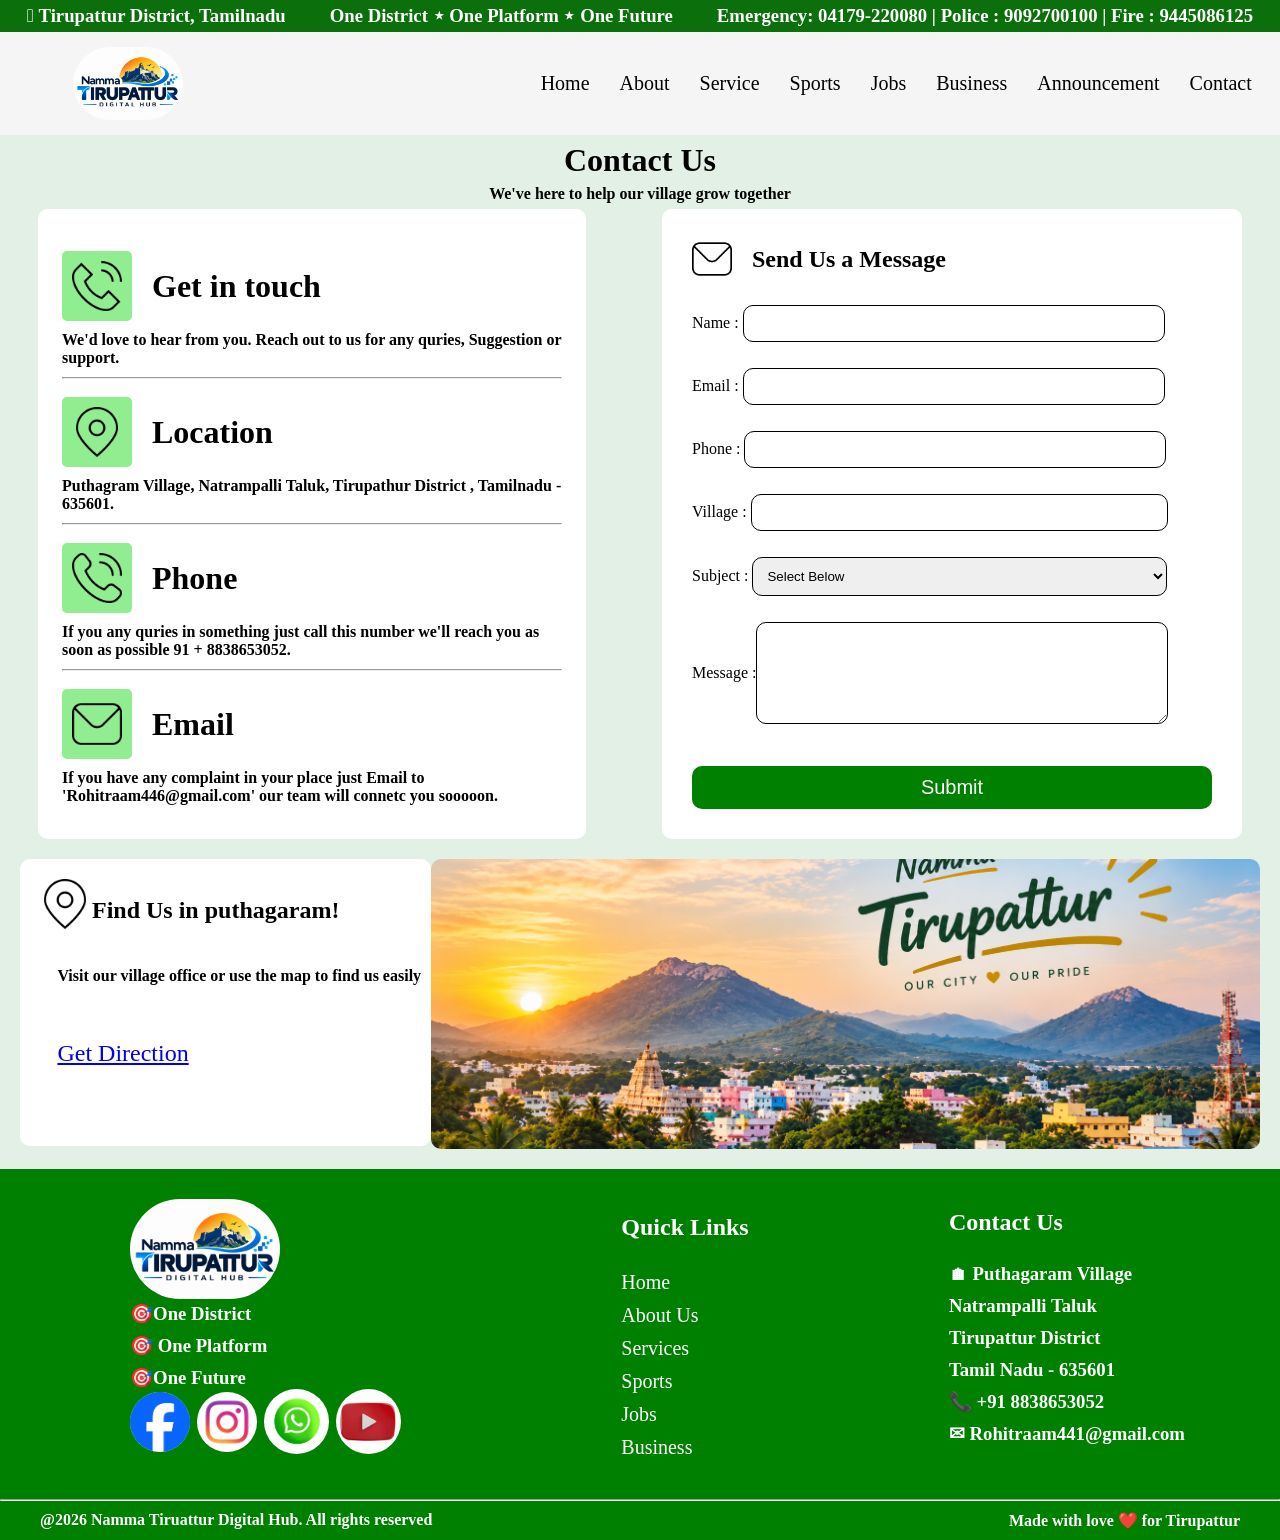
<file: contact.html>
<!DOCTYPE html>
<html lang="en">
<head>
    <meta charset="UTF-8">
    <meta name="viewport" content="width=device-width, initial-scale=1.0">
    <title>Namma Tirupattur</title>
    <link rel="stylesheet" href="contact.css">
</head>
<body>
    <div class="pacha">
        <h3>𖡡 Tirupattur District, Tamilnadu</h3>
        <h3>One District ⋆ One Platform ⋆ One Future</h3>
        <h3> Emergency: 04179-220080
 | Police : 9092700100  | Fire : 9445086125</h3>
    </div>
    <div class="nav">
        <img src="imges/namma tpt.png" alt="" class="tpt">

        <nav class="nav_bar">
            <p><a href="index.html">Home</a></p>
            <p><a href="about.html">About </a></p>
            <p><a href="service.html">Service</a></p>
            <p><a href="sports.html">Sports</a></p>
            <p><a href="jobs.html">Jobs</a></p>
            <p><a href="business.html">Business</a></p>
            <p><a href="announcement.html">Announcement</a></p>
            <p><a href="contact.html">Contact </a></p>
             

        </nav>
    </div>
    <!-- top nav finished -->
 <div class="top-contact">
    <h1>Contact Us</h1>
    <h4 class="wee">We've here to help our village grow together</h4>
 </div>
<!-- top contact here -->
    <div class="thala" style="display: flex;">
        <div class="div-boxzz">

        <div class="box-1">
             <div class="box-0in">
                <img src="imges/phone-call (2).png" alt="" style="width: 50px; display: inline-block;background-color: lightgreen; padding: 10px;border-radius: 5px;">
            <h1 class="getzz0">Get in touch</h1>
             </div>
            <h4 class="box-0p"> We'd love to hear from you. Reach out to us for any quries, Suggestion or support.</h4>
        </div>
<hr>
        <div class="box-1">

            <div class="box-1in">
             <img src="imges/marker.png" alt="" style="width: 50px; display: inline-block;background-color: lightgreen; padding: 10px;border-radius: 5px;">
            <h1 class="getzz1">Location</h1>
            </div>
            <h4  class="box-1p" >Puthagram Village, Natrampalli Taluk,  Tirupathur District , Tamilnadu - 635601.</h4>
        </div>

<hr>

        <div class="box-2">

                <div class="box-2in">
                  <img src="imges/phone-call (1).png" alt="" style="width: 50px; display: inline-block; background-color: lightgreen; padding: 10px;border-radius: 5px;">
                  <h1 class="getzz2">Phone</h1>
                </div>
            <h4 class="box-2p" > If you any quries in something just call this number we'll reach you  as soon as possible 91 + 8838653052.</h4>
        </div>

        <hr>

        <div class="box-3">
             <div class="box-3in">
                <img src="imges/envelope.png" alt="" style="width: 50px; display: inline-block;background-color: lightgreen; padding: 10px;border-radius: 5px;">
                <h1 class="getzz1">Email</h1>
             </div>
            <h4 class="box-3p">If you have any complaint in your place just Email to 'Rohitraam446@gmail.com'  our team will connetc you sooooon.</h4>
        </div>
        
 </div>
<!-- all details div finished here -->

  <div class="msgda">

    <div class="msgtho">
        <img src="imges/envelope.png" alt="" style="width: 40px;">
        <h2 class="see">Send Us a Message </h2>
    </div>
    
        
            <form action>
        
        <div class="div-name" >
             <tr> <td>Name :</td></tr>
             <tr><td><input type="text"  required></td></tr>
        </div>

         <div class="div-email">
            <tr><td> Email : </td></tr>
            <tr><td><input type="email" required></td></tr>
         </div>

          <div class="div-ph">
            <tr> <td>Phone :</td></tr>
            <tr><td><input type="number" name="" id="" required></td></tr>
         </div>

         <div class="div-vill">
            <tr> <td>Village :</td></tr>
            <tr><td><input type="text" name="" id="" required></td></tr>
         </div>

          <div class="div-sub">
            <tr> <td>Subject :</td></tr>
            <tr><td>
                <select name="" id="" required>
                    <option value="">Select Below</option>
                    <option value="">Water Problem</option>
                    <option value="">Road Problem</option>
                    <option value="">Light Problem</option>
                    <option value="">School Problem</option>
                </select>
            </td></tr>
         </div>

        <div class="div-msg">
            <tr> <td> Message :  </td></tr>
            <tr>
                <td>  <textarea name="" id="" required></textarea></td>
            </tr>
        </div>

        <div class="button">
            <button onclick="ramz()">Submit</button>
        </div>
       </form>
</div>
</div>
<!-- all message and contact us code are finished now can we jump to dirextion -->

<div class="main-direction">
    <div class="main1">
       <div class="maini">
        <img src="imges/marker.png" alt="" style="width: 50px;"> 
        <h2 class="mapf">Find Us in puthagaram!</h2>
       </div>
       <h4 class="mapp">Visit our village office or use the map to find us easily</h4>

       <div class="get-pgm">
         <a href="https://www.google.com/maps/dir//Puthagaram,+Tamil+Nadu/@12.5110976,78.5136364,14z/data=!4m17!1m8!3m7!1s0x3bac525069452a17:0xafb9e8e22b7da9eb!2sPuthagaram,+Tamil+Nadu!3b1!8m2!3d12.4999776!4d78.5114185!16s%2Fg%2F12jm1ms9c!4m7!1m0!1m5!1m1!1s0x3bac525069452a17:0xafb9e8e22b7da9eb!2m2!1d78.5114185!2d12.4999776?entry=ttu&g_ep=EgoyMDI2MTAyMC4wIKXMDSoASAFQAw%3D%3D" class="direct-pgm">Get Direction</a>
       </div>
    </div>
<!-- start the image -->

<div class="img-pgm">
<!-- this is empty coz in css we gave background image as a url -->
</div>
<!-- img is finished -->
</div>
<!-- all the stuff finished now bottom of the page details -->
<!-- abt page -->
 
<div class="aboutblue">
        <div class="aboutzblue" style="display: flex;justify-content: space-around; padding: 20px;">

            <div class="abtblue1">
                <img src="imges/namma tpt.png" alt="" class="abtbluei">
                <h3 class="oned">🎯One District </h3>
                <h3 class="onep">🎯 One Platform</h3>
                <h3 class="onef">🎯One Future</h3>
                <div class="abtsocial">
                    <a href="https://www.facebook.com/TirupatturDistrict/"><img src="imges/facebook.png" alt="" class="facebook"></a>
                    <a href="https://www.instagram.com/popular/tirupathur-district-government-website/"><img src="imges/insta.jpg" alt="" class="insta"></a>
                    <a href="https://chat.whatsapp.com/Cbfzz16Wxy384JnwALYPrP"><img src="imges/wp.jpg" alt="" class="wp"></a>
                    <a href="https://www.youtube.com/hashtag/tirupattur"><img src="imges/utube.jpg" alt="" class="utube"></a>
                </div>
            </div>

            <!-- social images completedd -->
            <div class="quick">
                <h2 class="qcklink">Quick Links</h2>
                </h3>
                <a href="index.html" class="homz">Home</a>
                <a href="about.html" class="abtblu">About Us</a>
                <a href="service.html" class="abtserv">Services</a>
                <a href="sports.html" class="sptz">Sports</a>
                <a href="jobs.html" class="abtjobz">Jobs</a>
                <a href="business.html" class="abtbuzi">Business</a>
            </div>

          

            <!-- important anouncement ends -->
            <div class="address">
                <h2 class="qckzlink">Contact Us</h2>
                </h3>

                <h3 class="puthagaram">🏠︎ Puthagaram Village</h3>
                <h3 class="natrampalli">Natrampalli Taluk</h3>
                <h3 class="tirupattur">Tirupattur District</h3>
                <h3 class="tn">Tamil Nadu - 635601</h3>
                <h3 class="call">📞 +91 8838653052</h3>
                <h3 class="email">✉ Rohitraam441@gmail.com</h3>
            </div>
       
            
             
        </div>

    </div>
    <hr>
 <div class="lovzz">
    
                <h4 class="rightz">@2026 Namma Tiruattur Digital Hub. All rights reserved</h4>
                <h4 class="love">Made with love ❤️️ for Tirupattur</h4>
            </div>


</body>
</html>


<script>
function ramz(){
    alert("Submitted Sucessfully")
}
</script>
</file>
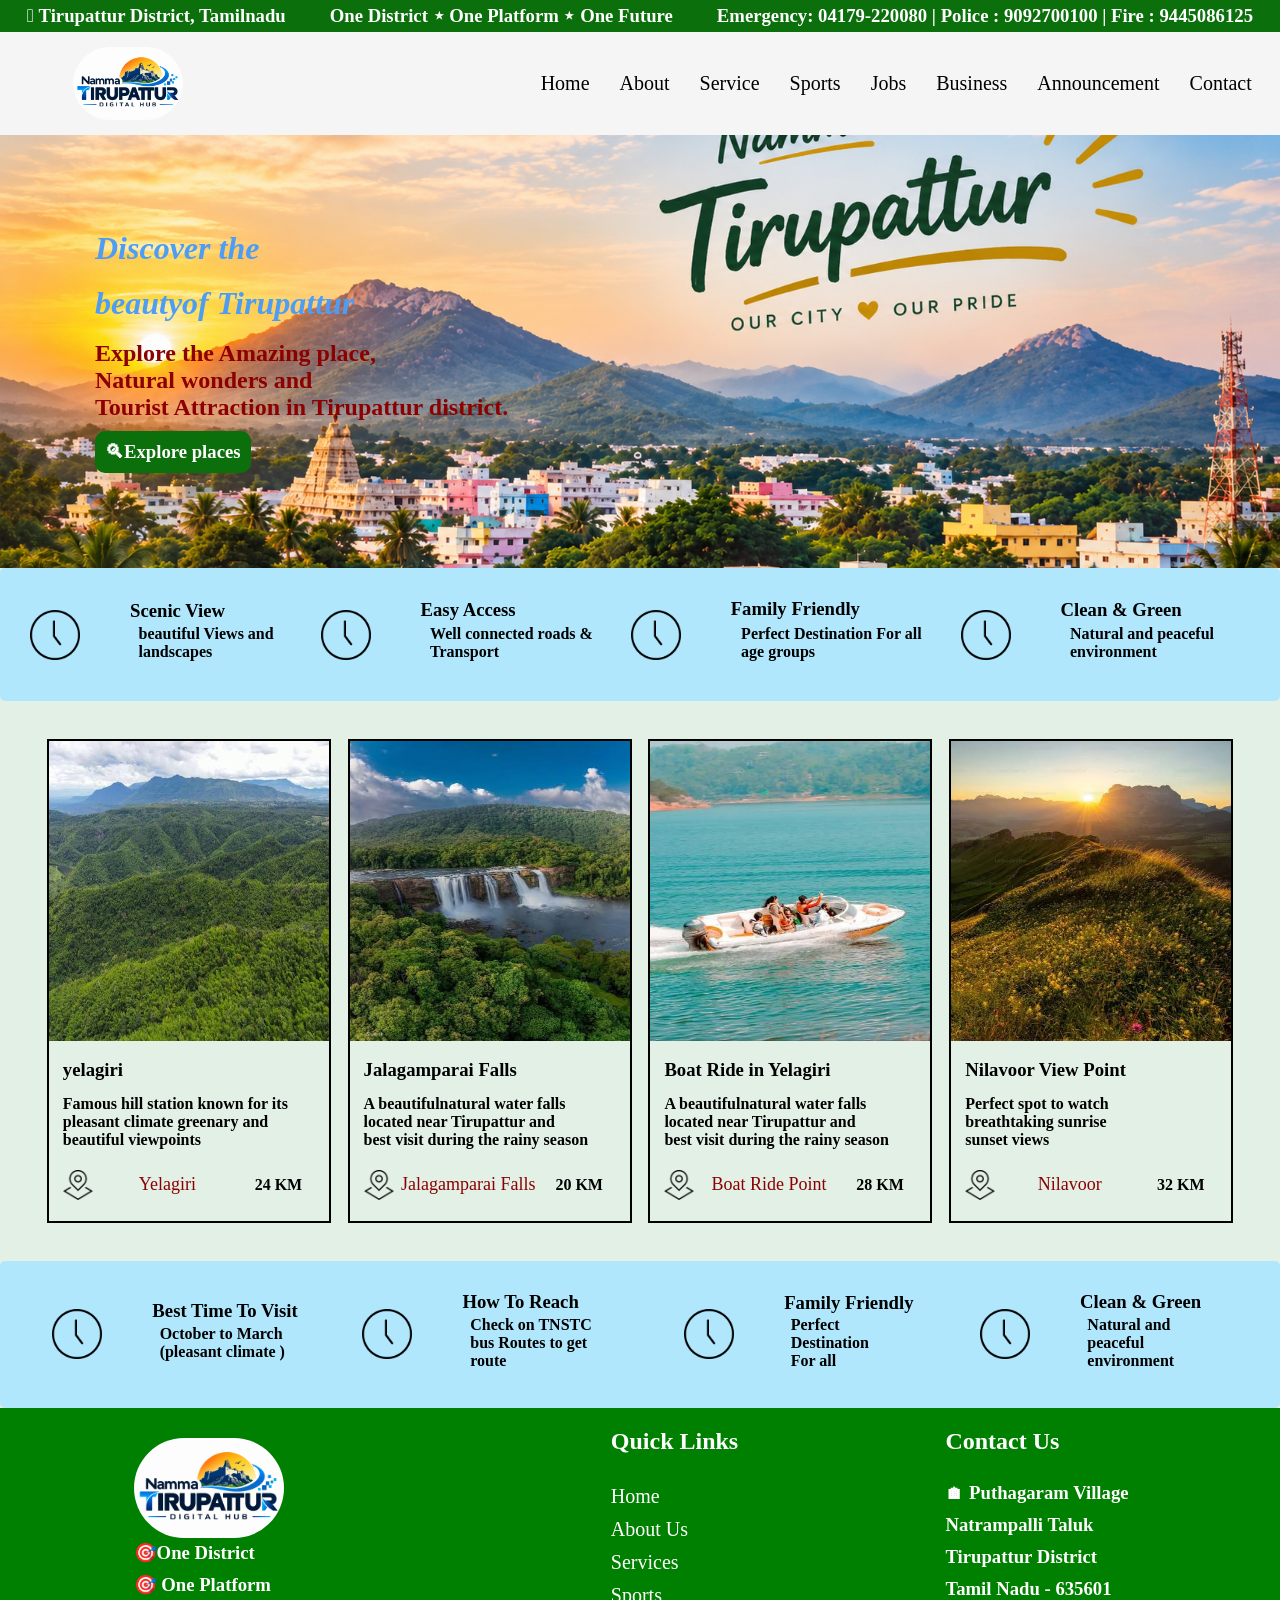
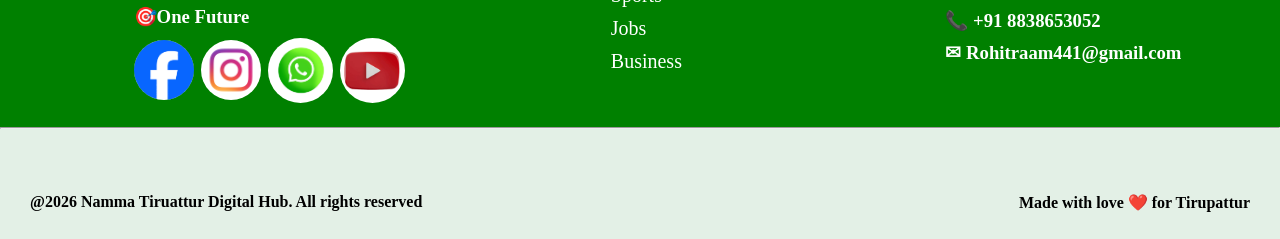
<file: dicover.html>
<!DOCTYPE html>
<html lang="en">
<head>
    <meta charset="UTF-8">
    <meta name="viewport" content="width=device-width, initial-scale=1.0">
    <title>Namma Tirupattur</title>
    <link rel="stylesheet" href="discover.css">
</head>
<body>
    <div class="pacha">
        <h3>𖡡 Tirupattur District, Tamilnadu</h3>
        <h3>One District ⋆ One Platform ⋆ One Future</h3>
         <h3> Emergency: 04179-220080
 | Police : 9092700100  | Fire : 9445086125</h3>
    </div>
    <div class="nav">
        <img src="imges/namma tpt.png" alt="" class="tpt">

        <nav class="nav_bar">
            <p><a href="index.html" >Home</a></p>
            <p><a href="about.html">About </a></p>
            <p><a href="service.html" >Service</a></p>
            <p><a href="sports.html" >Sports</a></p>
            <p><a href="jobs.html" >Jobs</a></p>
            <p><a href="business.html">Business</a></p>
            <p><a href="announcement.html" >Announcement</a></p>
            <p><a href="contact.html" >Contact</a></p>
            

        </nav>
    </div>
<!-- top nav finished -->

<div class="welcome_tpt">
    <h1 class="welz">Discover the</h1><br>
    <h1 class="digiwel">beauty</i>of Tirupattur</h1> <br>
     
    <h3 class="weltho">Explore the Amazing place,<br> Natural wonders and <br>Tourist Attraction in Tirupattur district.</h3>
     <h3 class="expo"> <a href="" class="expoz">🔍︎Explore places</a></h3>
      
</div>

<!-- welcome image of tpt finished -->
 <div class="main-bus">

    <div class="bus-main1"> 
         <img src="imges/clock-five.png" alt="" class="busz1">
         <div>
            <h3>Scenic View</h3>
            <h4 class="t1">beautiful Views and landscapes</h4>
         </div>
    </div>
<!-- bus 1 finished -->
<div class="bus-main2"> 
         <img src="imges/clock-five.png" alt="" class="busz2">
         <div>
            <h3>Easy Access</h3>
            <h4 class="t2">Well connected roads & Transport</h4>
         </div>
</div>
<!-- bus 2 finished -->
 <div class="bus-main4"> 
         <img src="imges/clock-five.png" alt="" class="busz3">
         <div>
            <h3>Family Friendly</h3>
            <h4 class="t3">Perfect Destination For all age groups</h4>
         </div>
</div>
<!-- bus 3 finished -->
 <div class="bus-main4"> 
         <img src="imges/clock-five.png" alt="" class="busz4">
         <div>
            <h3>Clean & Green</h3>
            <h4 class="t4">Natural and peaceful environment</h4>
         </div>
</div>
</div>
<!-- all done -->
 <!-- boses of dic\vs -->
  <div class="main-tourist">

      <div class="tour1">
        <img src="imges/malai.jpg" alt="" class="malai1">
        <h3>yelagiri</h3>
        <h4>Famous hill station known for its <br>pleasant climate greenary and <br>beautiful viewpoints</h4>
        <div class="loc1">
        <img src="imges/land-layer-location.png" alt="" style="width: 30px;"> <a href="https://www.google.com/maps/dir//Yelagiri,+Tamil+Nadu/@12.5752784,78.6427425,14z/data=!4m17!1m8!3m7!1s0x3badaaba63efaa8f:0x565d6a5d54337a3c!2sYelagiri,+Tamil+Nadu!3b1!8m2!3d12.5856048!4d78.6344666!16s%2Fm%2F02qv82l!4m7!1m0!1m5!1m1!1s0x3badaaba63efaa8f:0x565d6a5d54337a3c!2m2!1d78.6344666!2d12.5856048?entry=ttu&g_ep=EgoyMDI2MTAyMC4wIKXMDSoASAFQAw%3D%3D" class="yela">Yelagiri</a>
        <h4>24 KM</h4>
      </div>
      </div>
<!-- one is finiehe -->
      <div class="tour2">
        <img src="imges/falzzz.jpg" alt="" class="malai2">
        <h3>Jalagamparai Falls</h3>
        <h4>A beautifulnatural water falls <br>located near Tirupattur and <br>best visit during the rainy season</h4>
        <div class="loc2">
        <img src="imges/land-layer-location.png" alt="" style="width: 30px;"> <a href="https://www.google.com/maps/dir//GJVC%2B838+Jalagamparai+Falls,+Nagalathu+Extension+R+F,+Tamil+Nadu+635702/@12.543282,78.6201975,17z/data=!4m16!1m7!3m6!1s0x3bac5522dc3f1a7d:0x4f9ea47cd768a415!2sJalagamparai+Falls!8m2!3d12.543282!4d78.6201975!16s%2Fg%2F1tf06302!4m7!1m0!1m5!1m1!1s0x3bac5522dc3f1a7d:0x4f9ea47cd768a415!2m2!1d78.6201975!2d12.543282?entry=ttu&g_ep=EgoyMDI2MTAyMC4wIKXMDSoASAFQAw%3D%3D" class="jala">Jalagamparai Falls</a>
        <h4>20 KM</h4>
      </div>
      </div>
    <!-- finished -->
 <div class="tour2">
        <img src="imges/boat.jpg" alt="" class="malai2">
        <h3>Boat Ride in Yelagiri</h3>
        <h4>A beautifulnatural water falls <br>located near Tirupattur and <br>best visit during the rainy season</h4>
        <div class="loc2">
        <img src="imges/land-layer-location.png" alt="" style="width: 30px;"> <a href="https://www.google.com/maps/dir//Yelagiri+Boat+House,+R+F,+near+Boat+House,+Yelagiri,+Tamil+Nadu+635853/@12.5898156,78.6191355,15z/data=!4m17!1m8!3m7!1s0x3badab1101a4177d:0xedbc1dd814059abe!2sYelagiri+Boat+House!8m2!3d12.5898156!4d78.635615!15sChJib2F0IHJpZGUgeWVsYWdpcmlaFCISYm9hdCByaWRlIHllbGFnaXJpkgESdG91cmlzdF9hdHRyYWN0aW9u4AEA!16s%2Fg%2F11hynnc1n0!4m7!1m0!1m5!1m1!1s0x3badab1101a4177d:0xedbc1dd814059abe!2m2!1d78.635615!2d12.5898156?entry=ttu&g_ep=EgoyMDI2MTAyMC4wIKXMDSoASAFQAw%3D%3D" class="jala">Boat Ride Point</a>
        <h4>28 KM</h4>
      </div>
      </div>
    <!-- finished -->
      <div class="tour2">
        <img src="imges/nila.jpg" alt="" class="malai2">
        <h3>Nilavoor View Point</h3>
        <h4>Perfect spot to watch  <br> breathtaking  sunrise <br>sunset views </h4>
        <div class="loc2">
        <img src="imges/land-layer-location.png" alt="" style="width: 30px;"> <a href="https://www.google.com/maps/dir//HJ3R%2BJQJ+Nilavoor+cliff+view+point,+Unnamed+Road,+Yelagiri,+Tamil+Nadu+635853/@12.5540769,78.6419019,17z/data=!4m16!1m7!3m6!1s0x3bac559bb659be4b:0x37d066974a541259!2sNilavoor+cliff+view+point!8m2!3d12.5540769!4d78.6419019!16s%2Fg%2F11j4qvxb1x!4m7!1m0!1m5!1m1!1s0x3bac559bb659be4b:0x37d066974a541259!2m2!1d78.6419019!2d12.5540769?entry=ttu&g_ep=EgoyMDI2MTAyMC4wIKXMDSoASAFQAw%3D%3D" class="jala">Nilavoor</a>
        <h4>32 KM</h4>
      </div>
      </div>
</div>




 <div class="main-bus">

    <div class="bus-main1"> 
         <img src="imges/clock-five.png" alt="" class="busz1">
         <div>
            <h3>Best Time To Visit</h3>
            <h4 class="t1">October to March <br>  (pleasant climate )</h4>
         </div>
    </div>
<!-- bus 1 finished -->
<div class="bus-main2"> 
         <img src="imges/clock-five.png" alt="" class="busz2">
         <div>
            <h3>How To Reach</h3>
            <h4 class="t2">Check on TNSTC <br> bus Routes to  get route</h4>
         </div>
</div>
<!-- bus 2 finished -->
 <div class="bus-main4"> 
         <img src="imges/clock-five.png" alt="" class="busz3">
         <div>
            <h3>Family Friendly</h3>
            <h4 class="t3">Perfect Destination <br>For all </h4>
         </div>
</div>
<!-- bus 3 finished -->
 <div class="bus-main4"> 
         <img src="imges/clock-five.png" alt="" class="busz4">
         <div>
            <h3>Clean & Green</h3>
            <h4 class="t4">Natural and <br>peaceful environment</h4>
         </div>
</div>
</div>



<!-- abt page -->
 
<div class="aboutblue">
        <div class="aboutzblue" style="display: flex;justify-content: space-around; padding: 20px;">

            <div class="abtblue1">
                <img src="imges/namma tpt.png" alt="" class="abtbluei">
                <h3 class="oned">🎯One District </h3>
                <h3 class="onep">🎯 One Platform</h3>
                <h3 class="onef">🎯One Future</h3>
                <div class="abtsocial">
                    <a href="https://www.facebook.com/TirupatturDistrict/"><img src="imges/facebook.png" alt="" class="facebook"></a>
                    <a href="https://www.instagram.com/popular/tirupathur-district-government-website/"><img src="imges/insta.jpg" alt="" class="insta"></a>
                    <a href="https://chat.whatsapp.com/Cbfzz16Wxy384JnwALYPrP"><img src="imges/wp.jpg" alt="" class="wp"></a>
                    <a href="https://www.youtube.com/hashtag/tirupattur"><img src="imges/utube.jpg" alt="" class="utube"></a>
                </div>
            </div>

            <!-- social images completedd -->
            <div class="quick">
                <h2 class="qcklink">Quick Links</h2>
                </h3>
                <a href="index.html" class="homz">Home</a>
                <a href="about.html" class="abtblu">About Us</a>
                <a href="service.html" class="abtserv">Services</a>
                <a href="sports.html" class="sptz">Sports</a>
                <a href="jobs.html" class="abtjobz">Jobs</a>
                <a href="business.html" class="abtbuzi">Business</a>
            </div>

          

            <!-- important anouncement ends -->
            <div class="address">
                <h2 class="qckzlink">Contact Us</h2>
                </h3>

                <h3 class="puthagaram">🏠︎ Puthagaram Village</h3>
                <h3 class="natrampalli">Natrampalli Taluk</h3>
                <h3 class="tirupattur">Tirupattur District</h3>
                <h3 class="tn">Tamil Nadu - 635601</h3>
                <h3 class="call">📞 +91 8838653052</h3>
                <h3 class="email">✉ Rohitraam441@gmail.com</h3>
            </div>
       
            
             
        </div>

    </div>
    <hr>
 <div class="lovzz">
    
                <h4 class="rightz">@2026 Namma Tiruattur Digital Hub. All rights reserved</h4>
                <h4 class="love">Made with love ❤️️ for Tirupattur</h4>
            </div>


 
 

<!-- all about namma tpt is fimished -->
</file>
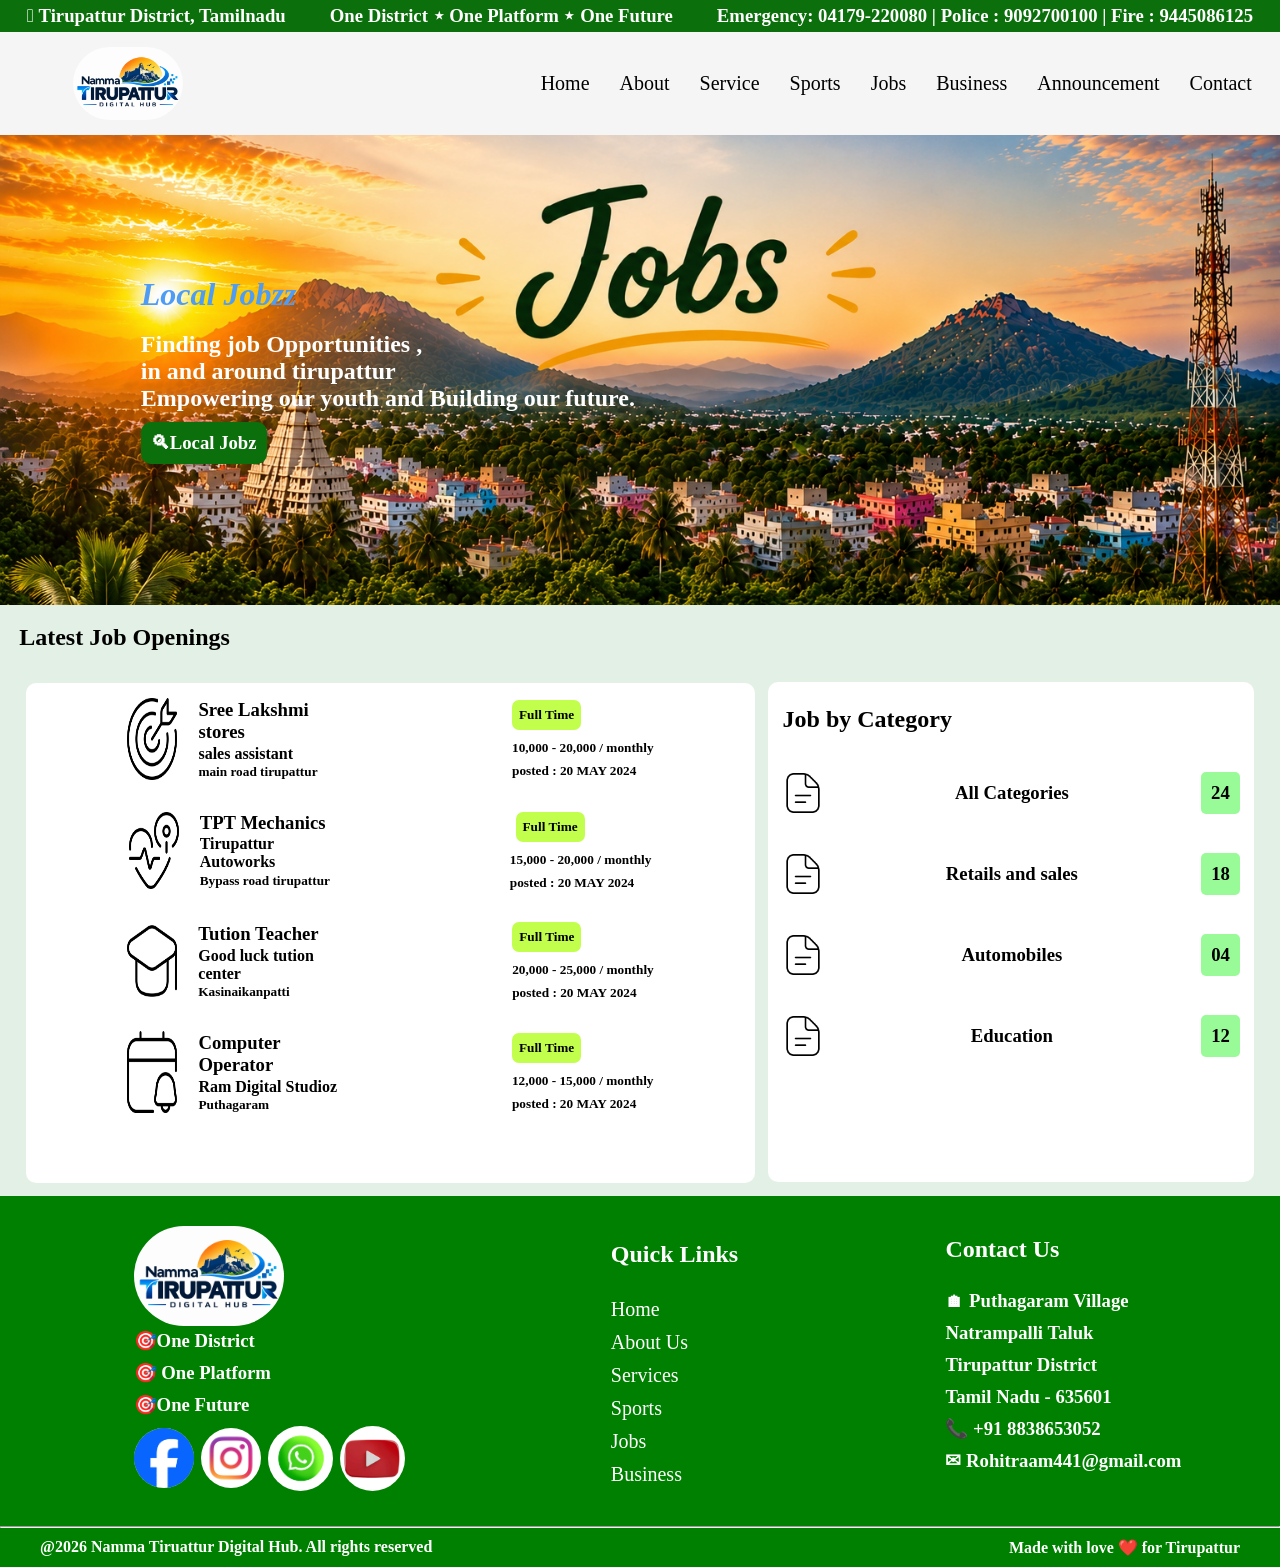
<file: jobs.html>
<!DOCTYPE html>
<html lang="en">
<head>
    <meta charset="UTF-8">
    <meta name="viewport" content="width=device-width, initial-scale=1.0">
    <title>Namma Tirupattur</title>
    <link rel="stylesheet" href="jobs.css">
</head>
<body>
       <div class="pacha">
        <h3>𖡡 Tirupattur District, Tamilnadu</h3>
        <h3>One District ⋆ One Platform ⋆ One Future</h3>
         <h3> Emergency: 04179-220080
 | Police : 9092700100  | Fire : 9445086125</h3>
    </div>
    <div class="nav">
        <img src="imges/namma tpt.png" alt="" class="tpt">

        <nav class="nav_bar">
            <p><a href="index.html" >Home</a></p>
            <p><a href="about.html">About </a></p>
            <p><a href="service.html" >Service</a></p>
            <p><a href="sports.html" >Sports</a></p>
            <p><a href="jobs.html" >Jobs</a></p>
            <p><a href="business.html">Business</a></p>
            <p><a href="announcement.html" >Announcement</a></p>
            <p><a href="contact.html" >Contact </a></p>
             

        </nav>
    </div>

<!-- top nav finished -->

 
<div class="welcome_tpt">
    <h1 class="digiwel">Local Jobzz</h1> <br>
    <h3 class="weltho" style="color: white;">Finding job Opportunities ,<br> in and around tirupattur <br>Empowering our youth and Building our future.</h3>
     <h3 class="expo"> <a href="" class="expoz">🔍︎Local Jobz</a></h3>
      
</div>
<!-- welcome image of tpt finished -->
  
<!-- searcnig finished -->
 <h2 class="sss">Latest Job Openings</h2>
 <div class="div2222222" style="display: flex;">
  <div class="job-main">

      <div class="job-main1">

            <div class="join-in-1" style="display: flex;">
                <img src="imges/bullseye-arrow.png" alt="" class="img1">
                <div class="div1">
                    <h3 class="x1">Sree Lakshmi stores </h3>
                    <h4 class="x2">sales assistant </h4>
                    <h5 class="x3">main road tirupattur</h5>
                </div>
            </div>

            <div class="join-in-11">
                     <h5 class="y1">Full Time</h5>
                     <h5 class="y2">10,000 - 20,000 / monthly</h5>
                     <h5 class="y3">posted : 20 MAY 2024</h5>
            </div>

             <!-- <div>
                <a href="" class="a1">View detailz</a>
             </div> -->

      </div>
<!-- portion one is finsihwd -->
       <div class="job-main2">

            <div class="join-in-2" style="display: flex;">
                <img src="imges/health-podcast.png" alt="" class="img2">
                <div class="div2">
                    <h3 class="x12">TPT Mechanics</h3>
                    <h4 class="x22">Tirupattur Autoworks</h4>
                    <h5 class="x33">Bypass road tirupattur</h5>
                </div>
            </div>

            <div class="join-in-11">
                     <h5 class="y11">Full Time</h5>
                     <h5 class="y22">15,000 - 20,000 / monthly</h5>
                     <h5 class="y33">posted : 20 MAY 2024</h5>
            </div>

             <!-- <div>
                <a href="" class="a2">View detailz</a>
             </div> -->

        </div>
<!-- portion two is finsihwd -->
         <div class="job-main3">

            <div class="join-in-3" style="display: flex;">
                <img src="imges/graduation-cap.png" alt="" class="img3">
                <div class="div3">
                    <h3 class="x111">Tution Teacher</h3>
                    <h4 class="x222">Good luck tution center</h4>
                    <h5 class="x333">Kasinaikanpatti</h5>
                </div>
            </div>

            <div class="join-in-11">
                     <h5 class="y111">Full Time</h5>
                     <h5 class="y222">20,000 - 25,000 / monthly</h5>
                     <h5 class="y333">posted : 20 MAY 2024</h5>
            </div>

             <!-- <div>
                <a href="" class="a3z">View detailz</a>
             </div> -->

        </div>
<!-- portion 3 is finished -->
     <div class="job-main4">

            <div class="join-in-3" style="display: flex;">
                <img src="imges/reminder-appointment.png" alt="" class="img4">
                <div class="div4">
                    <h3 class="x1111">Computer Operator</h3>
                    <h4 class="x2222">Ram Digital Studioz</h4>
                    <h5 class="x3333">Puthagaram</h5>
                </div>
            </div>

            <div class="join-in-11">
                     <h5 class="y1111">Full Time</h5>
                     <h5 class="y2222">12,000 - 15,000 / monthly</h5>
                     <h5 class="y3333">posted : 20 MAY 2024</h5>
            </div>

             <!-- <div>
                <a href="" class="a3z">View detailz</a>
             </div> -->

        </div>

        
 </div>
 <!-- first div is finisihed here -->
 
<div class="thala-div">
    <div class="thala1">
        <h2>Job by Category</h2>
        <!-- <a href="">View All Category</a> -->
    </div>
    <!-- 1 is finished -->
     <div class="thala2">
        <img src="imges/document.png" alt="" style="width: 40px;">
        <h3>All Categories</h3>
        <h3 class="b2">24</h3>
     </div>
     <!-- 2 is finished -->
     <div class="thala2">
        <img src="imges/document.png" alt="" style="width: 40px;">
        <h3>Retails and sales</h3>
        <h3 class="b2">18</h3>
     </div>
     <!-- 1 is finished -->
     <div class="thala2">
        <img src="imges/document.png" alt="" style="width: 40px;">
        <h3>Automobiles</h3>
        <h3 class="b2">04</h3>
     </div>
     <!-- 1 is finished -->
     <div class="thala2">
        <img src="imges/document.png" alt="" style="width: 40px;">
        <h3>Education</h3>
        <h3 class="b2">12</h3>
     </div>
</div>

 </div>
 <!-- last flexing div is here -->


 
    <!-- about of tirupattur blue code below -->
      <div class="aboutblue">
        <div class="aboutzblue" style="display: flex;justify-content: space-around; padding: 20px;">

            <div class="abtblue1">
                <img src="imges/namma tpt.png" alt="" class="abtbluei">
                <h3 class="oned">🎯One District </h3>
                <h3 class="onep">🎯 One Platform</h3>
                <h3 class="onef">🎯One Future</h3>
                <div class="abtsocial">
                    <a href="https://www.facebook.com/TirupatturDistrict/"><img src="imges/facebook.png" alt="" class="facebook"></a>
                    <a href="https://www.instagram.com/popular/tirupathur-district-government-website/"><img src="imges/insta.jpg" alt="" class="insta"></a>
                    <a href="https://chat.whatsapp.com/Cbfzz16Wxy384JnwALYPrP"><img src="imges/wp.jpg" alt="" class="wp"></a>
                    <a href="https://www.youtube.com/hashtag/tirupattur"><img src="imges/utube.jpg" alt="" class="utube"></a>
                </div>
            </div>

            <!-- social images completedd -->
            <div class="quick">
                <h2 class="qcklink">Quick Links</h2>
                </h3>
                <a href="index.html" class="homz">Home</a>
                <a href="about.html" class="abtblu">About Us</a>
                <a href="service.html" class="abtserv">Services</a>
                <a href="sports.html" class="sptz">Sports</a>
                <a href="jobs.html" class="abtjobz">Jobs</a>
                <a href="business.html" class="abtbuzi">Business</a>
            </div>

          

            <!-- important anouncement ends -->
            <div class="address">
                <h2 class="qckzlink">Contact Us</h2>
                </h3>

                <h3 class="puthagaram">🏠︎ Puthagaram Village</h3>
                <h3 class="natrampalli">Natrampalli Taluk</h3>
                <h3 class="tirupattur">Tirupattur District</h3>
                <h3 class="tn">Tamil Nadu - 635601</h3>
                <h3 class="call">📞 +91 8838653052</h3>
                <h3 class="email">✉ Rohitraam441@gmail.com</h3>
            </div>
       
            
             
        </div>

    </div>
    <hr>
 <div class="lovzz">
    
                <h4 class="rightz">@2026 Namma Tiruattur Digital Hub. All rights reserved</h4>
                <h4 class="love">Made with love ❤️️ for Tirupattur</h4>
            </div>

<!-- all about namma tpt is fimished -->

</body>
</html>
</file>
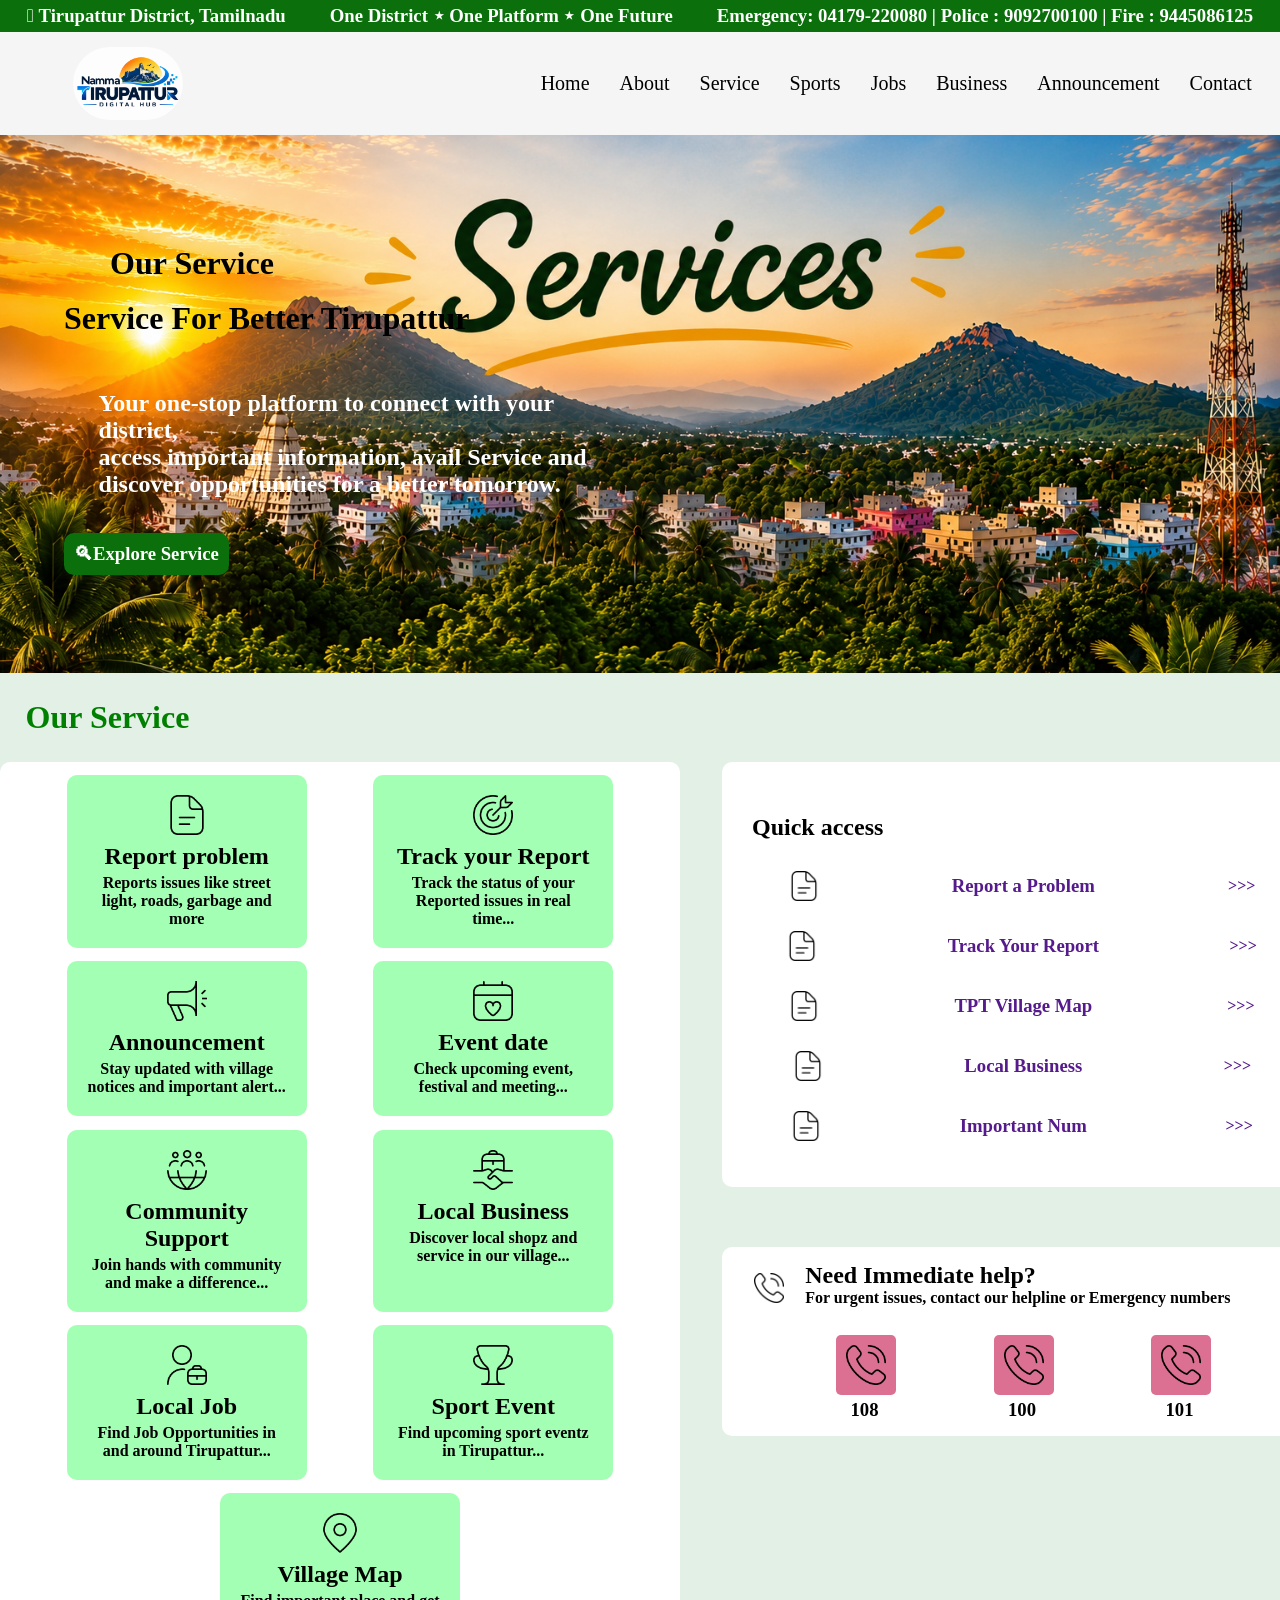
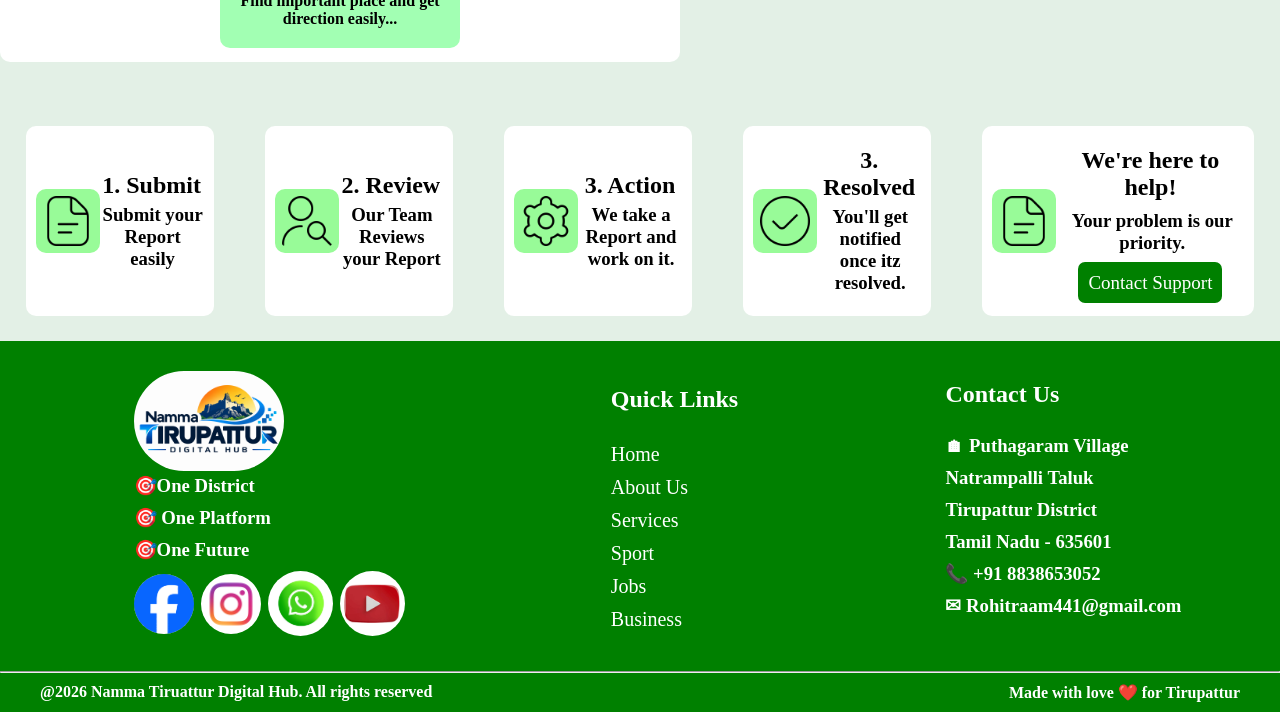
<file: service.html>
<!DOCTYPE html>
<html lang="en">
<head>
    <meta charset="UTF-8">
    <meta name="viewport" content="width=device-width, initial-scale=1.0">
    <title>Namma Tirupattur</title>
    <link rel="stylesheet" href="service.css">
</head>
<body>

    <div class="pacha">
        <h3>𖡡 Tirupattur District, Tamilnadu</h3>
        <h3>One District ⋆ One Platform ⋆ One Future</h3>
         <h3> Emergency: 04179-220080
 | Police : 9092700100  | Fire : 9445086125</h3>
    </div>
    <div class="nav">
        <img src="imges/namma tpt.png" alt="" class="tpt">

        <nav class="nav_bar">
            <p><a href="index.html" >Home</a></p>
            <p><a href="about.html">About </a></p>
            <p><a href="service.html" >Service</a></p>
            <p><a href="sports.html" >Sports</a></p>
            <p><a href="jobs.html" >Jobs</a></p>
            <p><a href="business.html">Business</a></p>
            <p><a href="announcement.html" >Announcement</a></p>
            <p><a href="contact.html" >Contact </a></p>
             

        </nav>
    </div>
<!-- top nav finished -->  
<div class="welcome_tpt">
    <h1 class="welz">Our Service</h1><br>
    <h1 class="digiwel ">Service For Better Tirupattur</h1> <br>
    <h3 class="weltho" >Your one-stop platform to connect with your district,<br> access important information, avail Service and <br>discover opportunities for a better tomorrow.</h3>
     <h3 class="expo"> <a href="" class="expoz">🔍︎Explore Service</a></h3>
      
</div>
<!-- welcome iamge is finsihed  -->
  <h1 class="serv-head">Our Service</h1>
 <div class="flex-div-2zz" style="display: flex;">
    
<div class="service-main-div">
<div class="service-sub-div">

    <div class="serv1">
           <img src="imges/document.png" alt="" style="width: 40px;">
           <h2>Report problem</h2>
           <h4>Reports issues like street light, roads, garbage and more</h4>
          
    </div>

<!-- portion 1 is finished -->
    <div class="serv2">
           <img src="imges/bullseye-arrow.png" alt="" style="width: 40px;">
           <h2>Track your Report</h2>
           <h4>Track the status of your Reported issues in real time...</h4>
           
    </div>
<!-- portion 2 is finished -->

     <div class="serv3">
           <img src="imges/megaphone.png" alt="" style="width: 40px;">
           <h2> Announcement</h2>
           <h4>Stay updated with village notices and important alert...</h4>
           
    </div>
 
<!-- portion 3 is fimsihed -->

       <div class="serv4">
           <img src="imges/calendar-heart.png" alt="" style="width: 40px;">
           <h2>Event date</h2>
           <h4>Check upcoming event, festival and meeting...</h4>
          
    </div>

<!-- portion 4 is fimsihed -->
         <div class="serv5">
           <img src="imges/population-globe.png" alt="" style="width: 40px;">
           <h2>Community Support</h2>
           <h4>Join hands with community and make a difference...</h4>
          
    </div>
<!-- portion 5 is fimsihed -->
         <div class="serv6">
           <img src="imges/business-deal.png" alt="" style="width: 40px;">
           <h2>Local Business</h2>
           <h4>Discover local shopz and service in our village...</h4>
          
    </div>
<!-- portion 6 is fimsihed -->
       <div class="serv7">
           <img src="imges/employee-man.png" alt="" style="width: 40px;">
           <h2>Local Job</h2>
           <h4>Find Job Opportunities in and around Tirupattur...</h4>
           
    </div>
<!-- portion 7 is fimsihed -->
        <div class="serv8">
           <img src="imges/trophy.png" alt="" style="width: 40px;">
           <h2>Sport Event</h2>
           <h4>Find upcoming sport eventz in Tirupattur...</h4>
          
    </div>
<!-- portion 7 is fimsihed -->
     <div class="serv9">
           <img src="imges/marker.png" alt="" style="width: 40px;">
           <h2>Village Map</h2>
           <h4>Find important place and get direction easily...</h4>
          
    </div>
  <!-- portion 9 is finished -->  
</div>
</div>
 <div>
    
      <!-- now another portion the side portion is starts here -->

    <div class="side-main-part2" >
    <h2 class="zzz">Quick access</h2>
      
    <div class="side-div-portion1">

    <a href="">

    <div class="side-div-part2-1">
          <img src="imges/document.png" alt="" style="width: 30px;">
          <h3>Report a Problem</h3>
          <h4>>>></h4>
    </div>

    </a>

    </div>
<!-- portion 1 is completed -->

  <div class="side-div-portion2">

    <a href="">

    <div class="side-div-part2-2">
          <img src="imges/document.png" alt="" style="width: 30px;">
          <h3>Track Your Report</h3>
          <h4>>>></h4>
    </div>

    </a>

    </div>
<!-- portion 2 is completed -->
 <div class="side-div-portion3">

    <a href="">

    <div class="side-div-part2-3">
          <img src="imges/document.png" alt="" style="width: 30px;">
          <h3>TPT Village Map</h3>
          <h4>>>></h4>
    </div>

    </a>

    </div>
<!-- portion 3 is completed -->
 <div class="side-div-portion4">

    <a href="">

    <div class="side-div-part2-4">
          <img src="imges/document.png" alt="" style="width: 30px;">
          <h3>Local Business</h3>
          <h4>>>></h4>
    </div>

    </a>

    </div>
<!-- portion 4 is completed -->
 <div class="side-div-portion5">

    <a href="">

    <div class="side-div-part2-5">
          <img src="imges/document.png" alt="" style="width: 30px;">
          <h3>Important Num</h3>
          <h4>>>></h4>
    </div>

    </a>
</div>
<!-- portion 5 is completed -->

<!-- side part 2 div closing div it is -->
 </div>
 <!-- side contacts div starts here -->
  <div class="imp-calls">
    <img src="imges/phone-call (1).png" alt="" style="width: 30px;">
    <div class="calz">
        <h2>Need Immediate help?</h2>
        <h4>For urgent issues, contact our helpline or Emergency numbers</h4>
    </div>
    <div class="calz-img">

        <div class="calz-img1">
            <img src="imges/phone-call (1).png" alt="" class="img1">
            <h3>108</h3>
        </div>
        <!-- img 1 is finihed -->
         <div class="calz-img2">
            <img src="imges/phone-call (1).png" alt="" class="img2">
            <h3>100</h3>
        </div>
        <!-- img 1 is finihed -->
         <div class="calz-img2">
            <img src="imges/phone-call (1).png" alt="" class="img3">
            <h3>101</h3>
        </div>

    </div>
  </div>
  
 </div>
 
 <!-- side part 2 div closing div it is -->
  

  <!-- /*this div is flex 2'scl0soing* \ -->
 </div>  
<!-- /*this div is flex 2's clsoing div * \ -->
 <!-- all div is finished -->
<!-- how it works div starts here -->
 <div class="works">
    <div class="works-one">
        <img src="imges/document.png" alt="" class="work1">
        <div>
            <h2>1. Submit</h2>
            <h3 class="work1-t">Submit your Report easily</h3> 
        </div>
    </div>
<!-- works one is completed -->
      <div class="works-two">
        <img src="imges/member-search.png" alt="" class="work2">
        <div>
            <h2>2. Review</h2>
            <h3 class="work2-t">Our Team Reviews your Report</h3> 
        </div>
    </div>
<!-- work two is completed -->
     <div class="works-three">
        <img src="imges/settings.png" alt="" class="work3">
        <div>
            <h2>3. Action</h2>
            <h3 class="work3-t">We take a Report and work on it.</h3> 
        </div>
    </div>
<!-- work three is finished -->
    <div class="works-four">
        <img src="imges/check-circle.png" alt="" class="work4">
        <div>
            <h2>3. Resolved</h2>
            <h3 class="work4-t">You'll get notified once itz resolved.</h3> 
        </div>
    </div>
<!-- work four is finished -->
    <div class="works-five">
        <img src="imges/document.png" alt="" class="work5">
        <div>
            <h2>We're here to help!</h2>
            <h3 class="work5-t">Your problem is our priority.</h3> <br>
            <a href="contact.html" class="support">Contact Support</a>
        </div>
    </div>
</div>
<!-- all is finished now  -->
 <!-- bottom of the website the green conatct division conde below -->

<!-- all about namma tpt is fimished -->

  <div class="aboutblue">
        <div class="aboutzblue" style="display: flex;justify-content: space-around; padding: 20px;">

            <div class="abtblue1">
                <img src="imges/namma tpt.png" alt="" class="abtbluei">
                <h3 class="oned">🎯One District </h3>
                <h3 class="onep">🎯 One Platform</h3>
                <h3 class="onef">🎯One Future</h3>
                <div class="abtsocial">
                    <a href="https://www.facebook.com/TirupatturDistrict/"><img src="imges/facebook.png" alt="" class="facebook"></a>
                    <a href="https://www.instagram.com/popular/tirupathur-district-government-website/"><img src="imges/insta.jpg" alt="" class="insta"></a>
                    <a href="https://chat.whatsapp.com/Cbfzz16Wxy384JnwALYPrP"><img src="imges/wp.jpg" alt="" class="wp"></a>
                    <a href="https://www.youtube.com/hashtag/tirupattur"><img src="imges/utube.jpg" alt="" class="utube"></a>
                </div>
            </div>

            <!-- social images completedd -->
            <div class="quick">
                <h2 class="qcklink">Quick Links</h2>
                </h3>
                <a href="index.html" class="homz">Home</a>
                <a href="about.html" class="abtblu">About Us</a>
                <a href="service.html" class="abtserv">Services</a>
                <a href="sports.html" class="sptz">Sport</a>
                <a href="jobs.html" class="abtjobz">Jobs</a>
                <a href="business.html" class="abtbuzi">Business</a>
            </div>

          

            <!-- important anouncement ends -->
            <div class="address">
                <h2 class="qckzlink">Contact Us</h2>
                </h3>

                <h3 class="puthagaram">🏠︎ Puthagaram Village</h3>
                <h3 class="natrampalli">Natrampalli Taluk</h3>
                <h3 class="tirupattur">Tirupattur District</h3>
                <h3 class="tn">Tamil Nadu - 635601</h3>
                <h3 class="call">📞 +91 8838653052</h3>
                <h3 class="email">✉ Rohitraam441@gmail.com</h3>
            </div>
       
            
             
        </div>

    </div>
    <hr>
 <div class="lovzz">
    
                <h4 class="rightz">@2026 Namma Tiruattur Digital Hub. All rights reserved</h4>
                <h4 class="love">Made with love ❤️️ for Tirupattur</h4>
            </div>

<!-- all about namma tpt is fimished -->


<!-- all about namma tpt is fimished -->


 
</body>
</html>
</file>
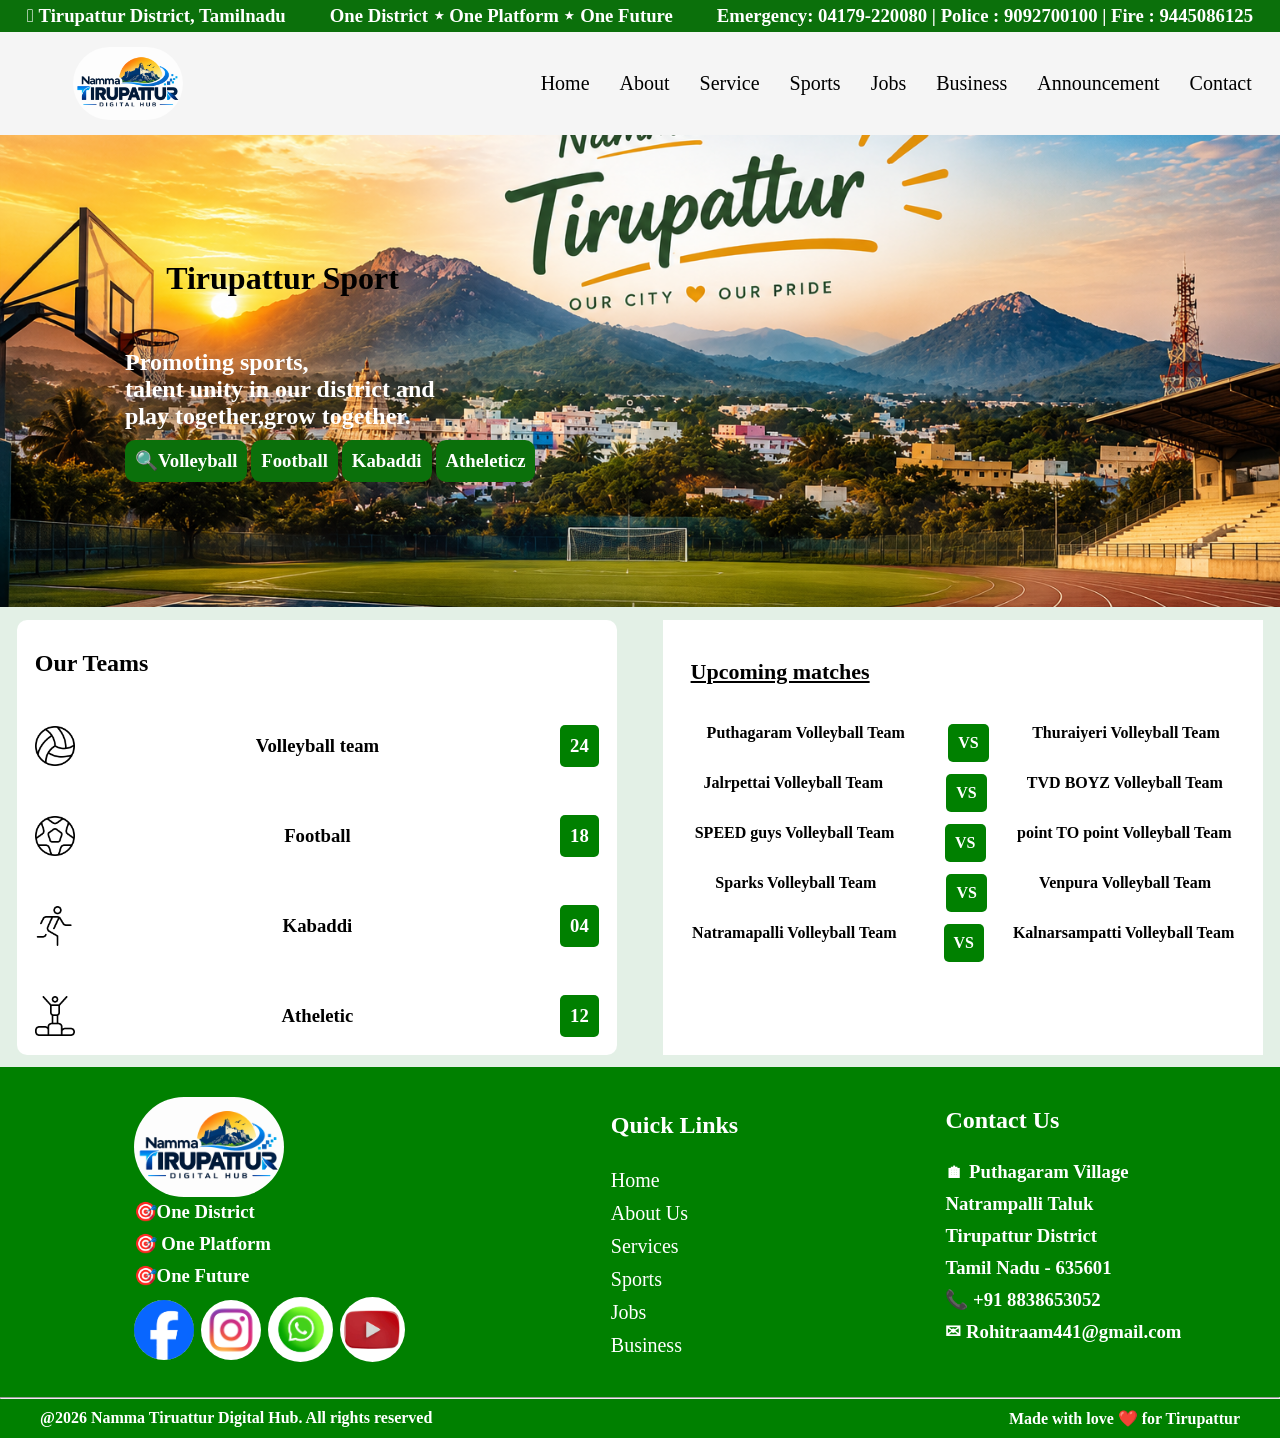
<file: sports.html>
<!DOCTYPE html>
<html lang="en">
<head>
    <meta charset="UTF-8">
    <meta name="viewport" content="width=device-width, initial-scale=1.0">
    <title>Namma Tirupattur</title>
    <link rel="stylesheet" href="sports.css">
</head>
<body>
       <div class="pacha">
        <h3>𖡡 Tirupattur District, Tamilnadu</h3>
        <h3>One District ⋆ One Platform ⋆ One Future</h3>
         <h3> Emergency: 04179-220080
 | Police : 9092700100  | Fire : 9445086125</h3>
    </div>
    <div class="nav">
        <img src="imges/namma tpt.png" alt="" class="tpt">

        <nav class="nav_bar">
            <p><a href="index.html" >Home</a></p>
            <p><a href="about.html">About</a></p>
            <p><a href="service.html" >Service</a></p>
            <p><a href="sports.html" >Sports</a></p>
            <p><a href="jobs.html" >Jobs</a></p>
            <p><a href="business.html">Business</a></p>
            <p><a href="announcement.html" >Announcement</a></p>
            <p><a href="contact.html" >Contact </a></p>
            

        </nav>
    </div>
<!-- top nav finished -->

<div class="welcome_tpt">
    
    
    <h1 style="margin-bottom: 1%; margin-left: 4%">Tirupattur Sport</h1>
    <h3 class="weltho">Promoting sports,<br> talent unity in our district and <br>play together,grow together.</h3>
     <h3 class="expo">🔍Volleyball</h3>
     <h3 class="repo" style="color: white;"> Football</h3>
      <h3 class="repo" style="color: white;"> Kabaddi</a></h3>
        
        <h3 class="repo" style="color: white;"> Atheleticz</h3>
</div>

<!-- welcome image of tpt finished -->

<div class="main-thala" style="display: flex; justify-content: space-around;">
<div class="thala-div">
    <div class="thala1">
        <h2>Our Teams</h2>
        
    </div>
    <!-- 1 is finished -->
     <div class="thala2">
        <img src="imges/volleyball.png" alt="" style="width: 40px;">
        <h3>Volleyball team</h3>
        <h3 class="b2">24</h3>
     </div>
     <!-- 2 is finished -->
     <div class="thala2">
        <img src="imges/football.png" alt="" style="width: 40px;">
        <h3>Football</h3>
        <h3 class="b2">18</h3>
     </div>
     <!-- 1 is finished -->
     <div class="thala2">
        <img src="imges/running.png" alt="" style="width: 40px;">
        <h3>Kabaddi</h3>
        <h3 class="b2">04</h3>
     </div>
     <!-- 1 is finished -->
     <div class="thala2">
        <img src="imges/podium-victory-leader.png" alt="" style="width: 40px;">
        <h3>Atheletic</h3>
        <h3 class="b2">12</h3>
     </div>
</div>
<div class="ram">

    <div class="top">
        <h3 style="margin: 3%;font-size: 22px;text-decoration: underline;"> <b>Upcoming matches</b></h3>
        
    </div>
    <div class="ramzz">
      
     <h4>Puthagaram   Volleyball Team</h4>
     <h4 style="background-color: green;color: white;padding: 10px;border-radius: 5px;">VS</h4>
     <h4>Thuraiyeri   Volleyball Team</h4>
    </div>

    <div class="ramzz" >
      
     <h4>Jalrpettai   Volleyball Team</h4>
     <h4 style="margin-left: 3.8%;background-color: green;color: white;padding: 10px;border-radius: 5px;">VS</h4>
     <h4>TVD BOYZ  Volleyball Team</h4>
    </div>


    <div class="ramzz">
      
     <h4>SPEED guys Volleyball Team</h4>
     <h4 style="margin-left: 3.2%; background-color: green;color: white;padding: 10px;border-radius: 5px;">VS</h4>
     <h4>point TO point  Volleyball Team</h4>
    </div>


     <div class="ramzz">
      
     <h4>Sparks Volleyball Team</h4>
     <h4 style="margin-left: 3%;background-color: green;color: white;padding: 10px;border-radius: 5px;">VS</h4>
     <h4>Venpura Volleyball Team</h4>
    </div>

    <div class="ramzz">
      
     <h4>Natramapalli Volleyball Team</h4>
     <h4 style="margin-left: 3%;background-color: green;color: white;padding: 10px;border-radius: 5px;">VS</h4>
     <h4>Kalnarsampatti Volleyball Team</h4>
    </div>
     
</div>
</div>


<!-- abt page -->
 
   <div class="aboutblue">
        <div class="aboutzblue" style="display: flex;justify-content: space-around; padding: 20px;">

            <div class="abtblue1">
                <img src="imges/namma tpt.png" alt="" class="abtbluei">
                <h3 class="oned">🎯One District </h3>
                <h3 class="onep">🎯 One Platform</h3>
                <h3 class="onef">🎯One Future</h3>
                <div class="abtsocial">
                    <a href="https://www.facebook.com/TirupatturDistrict/"><img src="imges/facebook.png" alt="" class="facebook"></a>
                    <a href="https://www.instagram.com/popular/tirupathur-district-government-website/"><img src="imges/insta.jpg" alt="" class="insta"></a>
                    <a href="https://chat.whatsapp.com/Cbfzz16Wxy384JnwALYPrP"><img src="imges/wp.jpg" alt="" class="wp"></a>
                    <a href="https://www.youtube.com/hashtag/tirupattur"><img src="imges/utube.jpg" alt="" class="utube"></a>
                </div>
            </div>

            <!-- social images completedd -->
            <div class="quick">
                <h2 class="qcklink">Quick Links</h2>
                </h3>
                <a href="index.html" class="homz">Home</a>
                <a href="about.html" class="abtblu">About Us</a>
                <a href="service.html" class="abtserv">Services</a>
                <a href="sports.html" class="sptz">Sports</a>
                <a href="jobs.html" class="abtjobz">Jobs</a>
                <a href="business.html" class="abtbuzi">Business</a>
            </div>

          

            <!-- important anouncement ends -->
            <div class="address">
                <h2 class="qckzlink">Contact Us</h2>
                </h3>

                <h3 class="puthagaram">🏠︎ Puthagaram Village</h3>
                <h3 class="natrampalli">Natrampalli Taluk</h3>
                <h3 class="tirupattur">Tirupattur District</h3>
                <h3 class="tn">Tamil Nadu - 635601</h3>
                <h3 class="call">📞 +91 8838653052</h3>
                <h3 class="email">✉ Rohitraam441@gmail.com</h3>
            </div>
       
            
             
        </div>

    </div>
    <hr>
 <div class="lovzz">
    
                <h4 class="rightz">@2026 Namma Tiruattur Digital Hub. All rights reserved</h4>
                <h4 class="love">Made with love ❤️️ for Tirupattur</h4>
            </div>

<!-- all about namma tpt is fimished -->

</body>
</html>
</file>
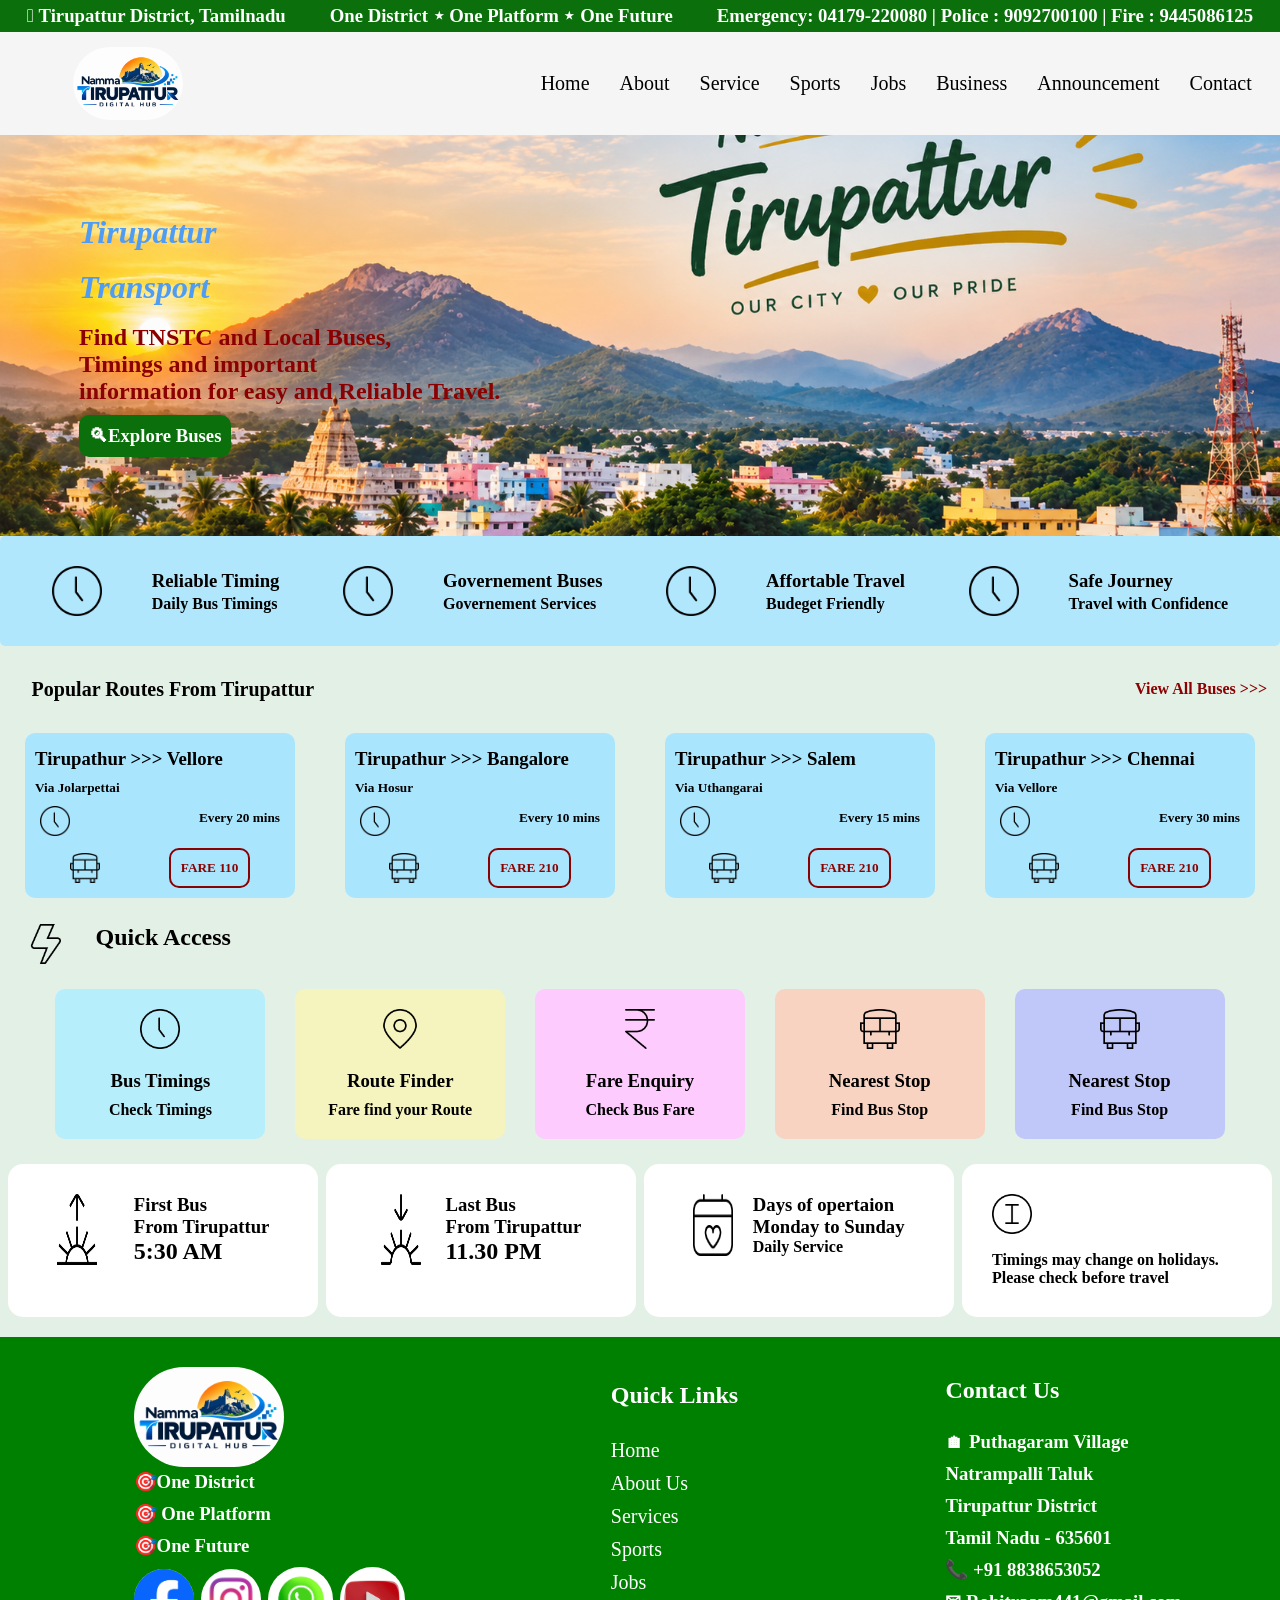
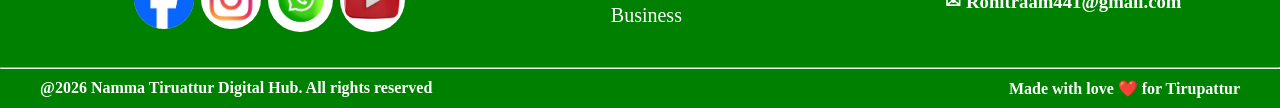
<file: transport.html>
<!DOCTYPE html>
<html lang="en">
<head>
    <meta charset="UTF-8">
    <meta name="viewport" content="width=device-width, initial-scale=1.0">
    <title>Namma Tirupattur</title>
    <link rel="stylesheet" href="transport.css">
</head>
<body>
    <div class="pacha">
        <h3>𖡡 Tirupattur District, Tamilnadu</h3>
        <h3>One District ⋆ One Platform ⋆ One Future</h3>
         <h3> Emergency: 04179-220080
 | Police : 9092700100  | Fire : 9445086125</h3>
    </div>
    <div class="nav">
        <img src="imges/namma tpt.png" alt="" class="tpt">

        <nav class="nav_bar">
            <p><a href="index.html" >Home</a></p>
            <p><a href="about.html">About </a></p>
            <p><a href="service.html" >Service</a></p>
            <p><a href="sports.html" >Sports</a></p>
            <p><a href="jobs.html" >Jobs</a></p>
            <p><a href="business.html">Business</a></p>
            <p><a href="announcement.html" >Announcement</a></p>
            <p><a href="contact.html" >Contact</a></p>
            

        </nav>
    </div>
<!-- top nav finished -->

<div class="welcome_tpt">
    <h1 class="welz">Tirupattur</h1><br>
    <h1 class="digiwel">Transport</i> </h1> <br>
     
    <h3 class="weltho">Find TNSTC and Local Buses,<br>Timings and important<br>information for easy and Reliable Travel.</h3>
     <h3 class="expo"> <a href="" class="expoz">🔍︎Explore Buses</a></h3>
      
</div>

<!-- welcome image of tpt finished -->

<div class="main-bus">

    <div class="bus-main1"> 
         <img src="imges/clock-five.png" alt="" class="busz1">
         <div>
            <h3>Reliable Timing</h3>
            <h4 class="t1">Daily Bus Timings</h4>
         </div>
    </div>
<!-- bus 1 finished -->
<div class="bus-main2"> 
         <img src="imges/clock-five.png" alt="" class="busz2">
         <div>
            <h3>Governement Buses</h3>
            <h4 class="t2">Governement Services</h4>
         </div>
</div>
<!-- bus 2 finished -->
 <div class="bus-main4"> 
         <img src="imges/clock-five.png" alt="" class="busz3">
         <div>
            <h3>Affortable Travel</h3>
            <h4 class="t3">Budeget Friendly</h4>
         </div>
</div>
<!-- bus 3 finished -->
 <div class="bus-main4"> 
         <img src="imges/clock-five.png" alt="" class="busz4">
         <div>
            <h3>Safe Journey</h3>
            <h4 class="t4">Travel with Confidence</h4>
         </div>
</div>
</div>

<!-- bus 4finished -->

 <div class="viewallb">
    <h2 class="popu"> Popular Routes From Tirupattur</h2>
    <a href="viewallbus.html">View All Buses >>></a>
 </div>

<div class="main-routes">

    <div class="routes1">
      <h3 class="tpt1">Tirupathur >>> Vellore</h3>
      <h5 class="via1">Via Jolarpettai</h5>
      
   
       <div class="time2">
        <img src="imges/clock-five.png" alt="" style="width: 30px;">
        <h5 class="min2">Every 20 mins</h5>
         
       </div>

      <div class="v1">
        <img src="imges/bus (1).png" alt="" style="width: 30px;">
        <h5 class="fare1">FARE 110</h5>
      </div>
    </div>
<!-- one is finished -->
    <div class="routes2">
        
      <h3 class="tpt2">Tirupathur >>> Bangalore</h3>
      <h5 class="via2">Via Hosur</h5>
      
       <div class="time2">
        <img src="imges/clock-five.png" alt="" style="width: 30px;">
        <h5 class="min2">Every 10 mins</h5>
         
       </div>
      <div class="v2">
        <img src="imges/bus (1).png" alt="" style="width: 30px;">
        <h5 class="fare2">FARE 210</h5>
      </div>
    </div>
<!-- two is finished -->
  <div class="routes3">
        
      <h3 class="tpt3">Tirupathur >>> Salem</h3>
      <h5 class="via3">Via Uthangarai</h5>
      
       <div class="time3">
        <img src="imges/clock-five.png" alt="" style="width: 30px;">
        <h5 class="min3">Every 15 mins</h5>
         
       </div>
      <div class="v3">
        <img src="imges/bus (1).png" alt="" style="width: 30px;">
        <h5 class="fare3">FARE 210</h5>
      </div>
    </div>

    <!--  -->
      <div class="routes3">
        
      <h3 class="tpt3">Tirupathur >>> Chennai</h3>
      <h5 class="via3">Via Vellore</h5>
      
       <div class="time3">
        <img src="imges/clock-five.png" alt="" style="width: 30px;">
        <h5 class="min3">Every 30 mins</h5>
         
       </div>
      <div class="v3">
        <img src="imges/bus (1).png" alt="" style="width: 30px;">
        <h5 class="fare3">FARE 210</h5>
      </div>
    </div>
</div>
</div>
<!-- qucik access -->

 <div class="summa">
  <img src="imges/bolt.png" alt="" style="width: 40px;">
  <h2>Quick Access</h2>
 </div>
 <div class="main-access">

  <div class="main1">
    <img src="imges/clock-five.png" alt="" class="m1"> 
    <h3 class="r1">Bus Timings</h3>
    <h4 class="v1">Check Timings</h4>
  </div>
  <!-- main1 finished -->
   <div class="main2">
    <img src="imges/marker.png" alt="" class="m2"> 
    <h3 class="r2">Route Finder</h3>
    <h4 class="v2">Fare find your Route</h4>
  </div>
  <!-- main2 fifnihed -->
    <div class="main3">
    <img src="imges/indian-rupee-sign.png" alt="" class="m3"> 
    <h3 class="r3">Fare Enquiry</h3>
    <h4 class="v3">Check Bus Fare</h4>
  </div>
  <!-- main 3 finished -->
   <div class="main4">
    <img src="imges/bus (1).png" alt="" class="m4"> 
    <h3 class="r4">Nearest Stop</h3>
    <h4 class="v4">Find Bus Stop</h4>
  </div>
  <!-- 4 done -->
   <div class="main5">
    <img src="imges/bus (1).png" alt="" class="m5"> 
    <h3 class="r5">Nearest Stop</h3>
    <h4 class="v5">Find Bus Stop</h4>
  </div>

 </div>
 <!-- quick finishes -->
<!-- timings -->
 <div class="main-buses-time">
      <div class="divide1">
                 <div class="div1">
                  <img src="imges/sunrise-alt.png" alt="" class="ibus1">
                  <div class="web1">
                    <h3 class="x1">First Bus</h3>
                    <h3 class="y1">From Tirupattur</h2>
                    <h2 class="z1">5:30 AM</h2>
                  </div>
                 </div>
      </div>
      <!-- one is finished -->
       <div class="divide2">
                 <div class="div2">
                  <img src="imges/sunset.png" alt="" class="ibus2">
                  <div class="web2">
                    <h3 class="x1">Last Bus</h3>
                    <h3 class="y1">From Tirupattur</h2>
                    <h2 class="z1">11.30 PM</h2>
                  </div>
                 </div>
      </div>
      <!-- 2 done -->
       <div class="divide2">
                 <div class="div2">
                  <img src="imges/calendar-heart.png" alt="" class="ibus2">
                  <div class="web2">
                    <h3 class="x1">Days of opertaion</h3>
                    <h3 class="y1">Monday to Sunday</h3>
                    <h4 class="z1">Daily Service</h4>
                  </div>
                 </div>
      </div>
      <!--  -->
      <div class="divide2">
                  
                  <img src="imges/circle-i.png" alt="" class="ibus2">
              
                     <h4 style="margin-top: 5%;">Timings may change on holidays. Please check before travel</h4>
      
                 </div>
      </div>
 </div>
 <!-- finishwd -->
      <div class="aboutblue">
        <div class="aboutzblue" style="display: flex;justify-content: space-around; padding: 20px;">

            <div class="abtblue1">
                <img src="imges/namma tpt.png" alt="" class="abtbluei">
                <h3 class="oned">🎯One District </h3>
                <h3 class="onep">🎯 One Platform</h3>
                <h3 class="onef">🎯One Future</h3>
                <div class="abtsocial">
                    <a href="https://www.facebook.com/TirupatturDistrict/"><img src="imges/facebook.png" alt="" class="facebook"></a>
                    <a href="https://www.instagram.com/popular/tirupathur-district-government-website/"><img src="imges/insta.jpg" alt="" class="insta"></a>
                    <a href="https://chat.whatsapp.com/Cbfzz16Wxy384JnwALYPrP"><img src="imges/wp.jpg" alt="" class="wp"></a>
                    <a href="https://www.youtube.com/hashtag/tirupattur"><img src="imges/utube.jpg" alt="" class="utube"></a>
                </div>
            </div>

            <!-- social images completedd -->
            <div class="quick">
                <h2 class="qcklink">Quick Links</h2>
                </h3>
                <a href="index.html" class="homz">Home</a>
                <a href="about.html" class="abtblu">About Us</a>
                <a href="service.html" class="abtserv">Services</a>
                <a href="sports.html" class="sptz">Sports</a>
                <a href="jobs.html" class="abtjobz">Jobs</a>
                <a href="business.html" class="abtbuzi">Business</a>
            </div>

          

            <!-- important anouncement ends -->
            <div class="address">
                <h2 class="qckzlink">Contact Us</h2>
                </h3>

                <h3 class="puthagaram">🏠︎ Puthagaram Village</h3>
                <h3 class="natrampalli">Natrampalli Taluk</h3>
                <h3 class="tirupattur">Tirupattur District</h3>
                <h3 class="tn">Tamil Nadu - 635601</h3>
                <h3 class="call">📞 +91 8838653052</h3>
                <h3 class="email">✉ Rohitraam441@gmail.com</h3>
            </div>
       
            
             
        </div>

    </div>
    <hr>
 <div class="lovzz">
    
                <h4 class="rightz">@2026 Namma Tiruattur Digital Hub. All rights reserved</h4>
                <h4 class="love">Made with love ❤️️ for Tirupattur</h4>
            </div>


    <!-- all about namma tpt is fimished -->
</file>
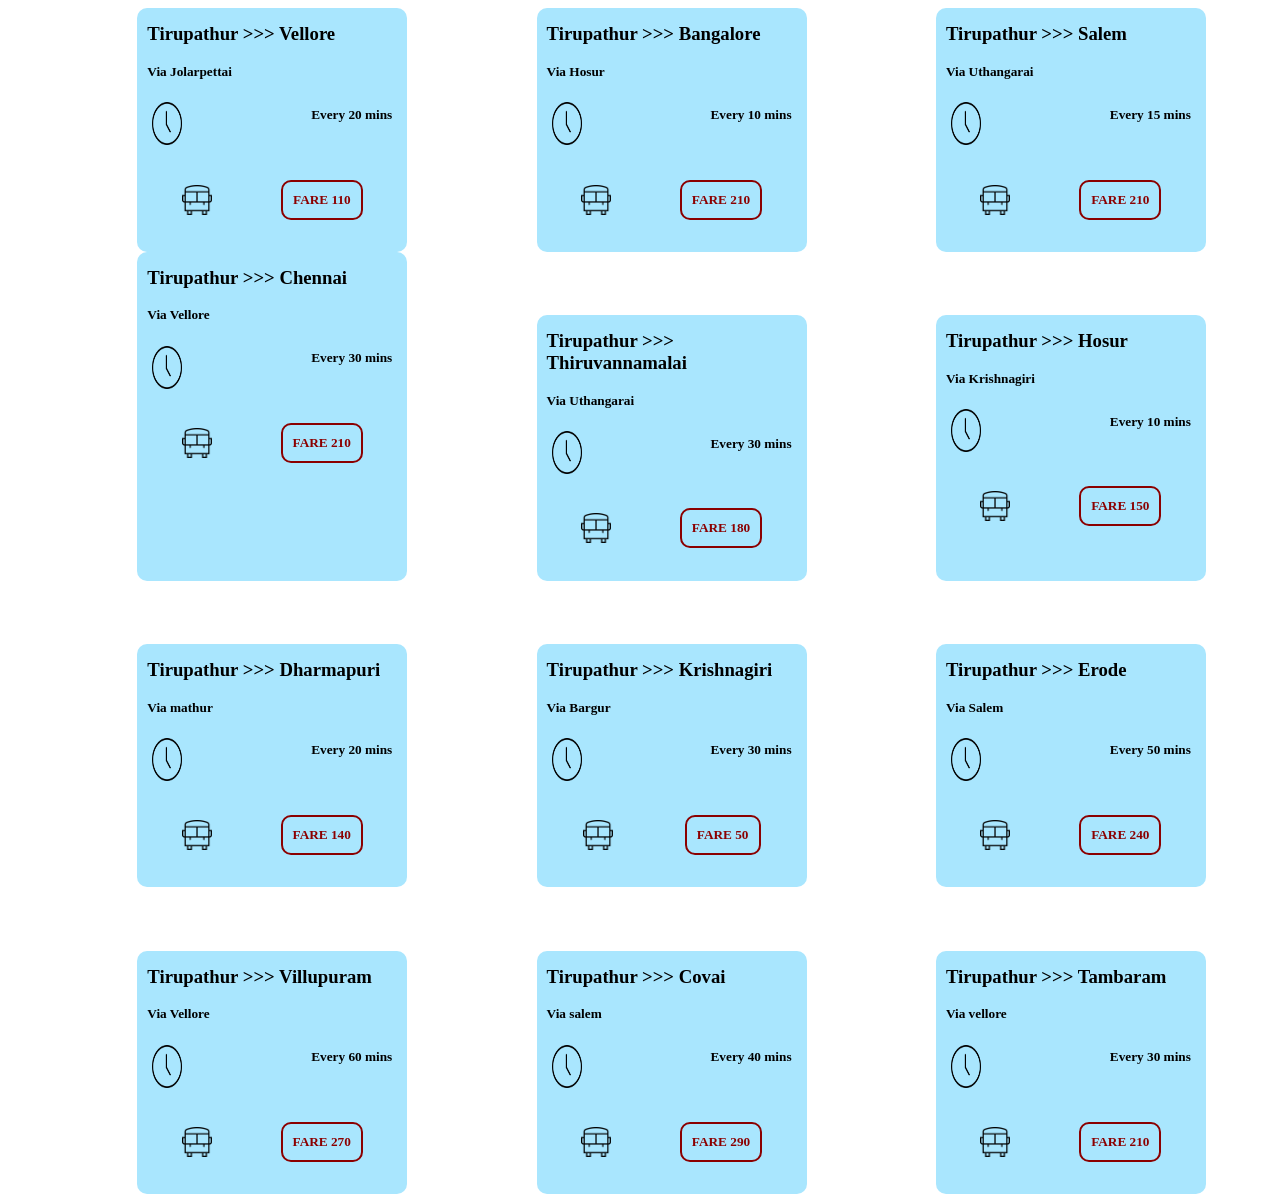
<file: viewallbus.html>
<!DOCTYPE html>
<html lang="en">
<head>
    <meta charset="UTF-8">
    <meta name="viewport" content="width=device-width, initial-scale=1.0">
    <title>Namma Tirupattur</title>
</head>
<body>
    <div class="main-routes">

    <div class="routes1">
      <h3 class="tpt1">Tirupathur >>> Vellore</h3>
      <h5 class="via1">Via Jolarpettai</h5>
      
   
       <div class="time2">
        <img src="imges/clock-five.png" alt="" style="width: 30px;">
        <h5 class="min2">Every 20 mins</h5>
         
       </div>

      <div class="v1">
        <img src="imges/bus (1).png" alt="" style="width: 30px;">
        <h5 class="fare1">FARE 110</h5>
      </div>
    </div>
<!-- one is finished -->
    <div class="routes2">
        
      <h3 class="tpt2">Tirupathur >>> Bangalore</h3>
      <h5 class="via2">Via Hosur</h5>
      
       <div class="time2">
        <img src="imges/clock-five.png" alt="" style="width: 30px;">
        <h5 class="min2">Every 10 mins</h5>
         
       </div>
      <div class="v2">
        <img src="imges/bus (1).png" alt="" style="width: 30px;">
        <h5 class="fare2">FARE 210</h5>
      </div>
    </div>
<!-- two is finished -->
  <div class="routes3">
        
      <h3 class="tpt3">Tirupathur >>> Salem</h3>
      <h5 class="via3">Via Uthangarai</h5>
      
       <div class="time3">
        <img src="imges/clock-five.png" alt="" style="width: 30px;">
        <h5 class="min3">Every 15 mins</h5>
         
       </div>
      <div class="v3">
        <img src="imges/bus (1).png" alt="" style="width: 30px;">
        <h5 class="fare3">FARE 210</h5>
      </div>
    </div>

    <!--  -->
      <div class="routes3">
        
      <h3 class="tpt3">Tirupathur >>> Chennai</h3>
      <h5 class="via3">Via Vellore</h5>
      
       <div class="time3">
        <img src="imges/clock-five.png" alt="" style="width: 30px;">
        <h5 class="min3">Every 30 mins</h5>
         
       </div>
      <div class="v3">
        <img src="imges/bus (1).png" alt="" style="width: 30px;">
        <h5 class="fare3">FARE 210</h5>
      </div>
    </div>
<!--  -->
     <div class="routes3" style="margin-top: 5%;">
        
      <h3 class="tpt3">Tirupathur >>> Thiruvannamalai</h3>
      <h5 class="via3">Via Uthangarai</h5>
      
       <div class="time3">
        <img src="imges/clock-five.png" alt="" style="width: 30px;">
        <h5 class="min3">Every 30 mins</h5>
         
       </div>
      <div class="v3">
        <img src="imges/bus (1).png" alt="" style="width: 30px;">
        <h5 class="fare3">FARE 180</h5>
      </div>
    </div>
    <!--  -->
     <div class="routes3" style="margin-top: 5%;">
        
      <h3 class="tpt3">Tirupathur >>> Hosur</h3>
      <h5 class="via3">Via Krishnagiri</h5>
      
       <div class="time3">
        <img src="imges/clock-five.png" alt="" style="width: 30px;">
        <h5 class="min3">Every 10 mins</h5>
         
       </div>
      <div class="v3">
        <img src="imges/bus (1).png" alt="" style="width: 30px;">
        <h5 class="fare3">FARE 150</h5>
      </div>
    </div>
    <!--  -->
     <div class="routes3" style="margin-top: 5%;">
        
      <h3 class="tpt3">Tirupathur >>> Dharmapuri</h3>
      <h5 class="via3">Via mathur</h5>
      
       <div class="time3">
        <img src="imges/clock-five.png" alt="" style="width: 30px;">
        <h5 class="min3">Every 20 mins</h5>
         
       </div>
      <div class="v3">
        <img src="imges/bus (1).png" alt="" style="width: 30px;">
        <h5 class="fare3">FARE 140</h5>
      </div>
    </div>
    <!--  -->
     <div class="routes3" style="margin-top: 5%;">
        
      <h3 class="tpt3">Tirupathur >>> Krishnagiri</h3>
      <h5 class="via3">Via Bargur</h5>
      
       <div class="time3">
        <img src="imges/clock-five.png" alt="" style="width: 30px;">
        <h5 class="min3">Every 30 mins</h5>
         
       </div>
      <div class="v3">
        <img src="imges/bus (1).png" alt="" style="width: 30px;">
        <h5 class="fare3">FARE 50</h5>
      </div>
    </div>
    <!--  -->
     <div class="routes3" style="margin-top: 5%;">
        
      <h3 class="tpt3">Tirupathur >>> Erode</h3>
      <h5 class="via3">Via Salem</h5>
      
       <div class="time3">
        <img src="imges/clock-five.png" alt="" style="width: 30px;">
        <h5 class="min3">Every 50 mins</h5>
         
       </div>
      <div class="v3">
        <img src="imges/bus (1).png" alt="" style="width: 30px;">
        <h5 class="fare3">FARE 240</h5>
      </div>
    </div>
    <!--  -->
     <div class="routes3" style="margin-top: 5%;">
        
      <h3 class="tpt3">Tirupathur >>> Villupuram</h3>
      <h5 class="via3">Via Vellore</h5>
      
       <div class="time3">
        <img src="imges/clock-five.png" alt="" style="width: 30px;">
        <h5 class="min3">Every 60 mins</h5>
         
       </div>
      <div class="v3">
        <img src="imges/bus (1).png" alt="" style="width: 30px;">
        <h5 class="fare3">FARE 270</h5>
      </div>
    </div>
    <!--  -->
     <div class="routes3" style="margin-top: 5%;">
        
      <h3 class="tpt3">Tirupathur >>> Covai</h3>
      <h5 class="via3">Via salem</h5>
      
       <div class="time3">
        <img src="imges/clock-five.png" alt="" style="width: 30px;">
        <h5 class="min3">Every 40 mins</h5>
         
       </div>
      <div class="v3">
        <img src="imges/bus (1).png" alt="" style="width: 30px;">
        <h5 class="fare3">FARE 290</h5>
      </div>
    </div>
    <!--  -->
     <div class="routes3" style="margin-top: 5%;">
        
      <h3 class="tpt3">Tirupathur >>> Tambaram</h3>
      <h5 class="via3">Via vellore</h5>
      
       <div class="time3">
        <img src="imges/clock-five.png" alt="" style="width: 30px;">
        <h5 class="min3">Every 30 mins</h5>
         
       </div>
      <div class="v3">
        <img src="imges/bus (1).png" alt="" style="width: 30px;">
        <h5 class="fare3">FARE 210</h5>
      </div>
    </div>
</div>
</div>
</body>
</html>

<style>
    
.main-routes{
    display: flex;
    flex-wrap: wrap;
    justify-content: space-evenly;
   
    
    
}
.routes1{
    background-color: rgb(169, 230, 254);
    padding: 10px;
    width: 250px;
    border-radius: 10px;
    margin-left: 5%;
     
}
.v1{
    display: flex;
    align-items: center;
    margin-top: 5%;
    justify-content: space-around;
}
.fare1{
   color: darkred;
   border: 2px solid darkred;
   padding: 10px;
   border-radius: 10px;
}
.tpt1{
    margin-top: 2%;
}
.via1{
    margin-top: 4%;
     
}
.min1{
    margin-top: 2%;
}
.time1{
    display: flex;
    justify-content: space-between;
    margin: 2%;
    margin-top: 4%;
}
.root1{
    display: flex;
    justify-content: space-around;
}
/*  */
.routes2{
    background-color: rgb(169, 230, 254);
    padding: 10px;
    width: 250px;
    border-radius: 10px;
     margin-left: 5%;
     
}
.v2{
    display: flex;
    align-items: center;
    margin-top: 5%;
    justify-content: space-around;
}
.fare2{
   color: darkred;
   border: 2px solid darkred;
   padding: 10px;
   border-radius: 10px;
}
.tpt2{
    margin-top: 2%;
}
.via2{
    margin-top: 4%;
     
}
.min2{
    margin-top: 2%;
}
.time2{
    display: flex;
    justify-content: space-between;
    margin: 2%;
    margin-top: 4%;
}
.root2{
    display: flex;
    justify-content: space-around;
}
/*  */
.routes3{
    background-color: rgb(169, 230, 254);
    padding: 10px;
    width: 250px;
    border-radius: 10px;
      margin-left: 5%;
}
.v3{
    display: flex;
    align-items: center;
    margin-top: 5%;
    justify-content: space-around;
}
.fare3{
   color: darkred;
   border: 2px solid darkred;
   padding: 10px;
   border-radius: 10px;
}
.tpt3{
    margin-top: 2%;
}
.via3{
    margin-top: 4%;
     
}
.min3{
    margin-top: 2%;
}
.time3{
    display: flex;
    justify-content: space-between;
    margin: 2%;
    margin-top: 4%;
}
.root3{
    display: flex;
    justify-content: space-around;
}
/*  */
 
.routs-tpt1{
     width: 100%;
    display: flex;
    justify-content: space-around;
    padding: 10px;
    align-items: center;
    text-align: center;
}
.routs-tpt2{
    display: flex;
     
     
}
/* quick access */
.main-access{
    margin: 2%;
    display: flex;
    flex-wrap: wrap;
    justify-content: space-evenly;
    align-items: center;
    text-align: center;
}
.summa{
    display: flex;column-gap: 30px;margin: 2%;
}
/* main 1 starts here */
.main1{
    background-color: rgb(183, 238, 252);
    padding: 20px;
    border-radius: 10px;
    width: 170px;
}
.m1{
    width: 40px;
    margin-bottom: 5%;
}
.r1{
    margin-top: 5%;
}
.v1{
    margin-top: 5%;
}
/* 1 finihed */
.main2{
    background-color: rgb(246, 244, 190);
    padding: 20px;
    border-radius: 10px;
    width: 170px;
}
.m2{
    width: 40px;
    margin-bottom: 5%;
}
.r2{
    margin-top: 5%;
}
.v2{
    margin-top: 5%;
}
/* 2 finished */
.main3{
    background-color: rgb(254, 203, 254);
    padding: 20px;
    border-radius: 10px;
    width: 170px;
}
.m3{
    width: 40px;
    margin-bottom: 5%;
}
.r3{
    margin-top: 5%;
}
.v3{
    margin-top: 5%;
}
/* 3 done */
.main4{
    background-color: rgb(248, 211, 193);
    padding: 20px;
    border-radius: 10px;
    width: 170px;
}
.m4{
    width: 40px;
    margin-bottom: 5%;
}
.r4{
    margin-top: 5%;
}
.v4{
    margin-top: 5%;
}
/* 4 done */
.main5{
    background-color: rgb(192, 199, 249);
    padding: 20px;
    border-radius: 10px;
    width: 170px;
}
.m5{
    width: 40px;
    margin-bottom: 5%;
}
.r5{
    margin-top: 5%;
}
.v5{
    margin-top: 5%;
}
</style>
</file>
<file: index.css>
* {
    margin: 0px;
    padding: 0px;

}

body {
    background-color: rgb(227, 240, 230);
}

.pacha {
    display: flex;
    justify-content: space-around;
    background-color: rgb(11, 112, 11);
    color: white;
    padding: 5px;
}
.nav{
    position: sticky;
     top: 0px;
}
.tpt {
    width: 110px;
    margin: 10px;
}

.nav,
.nav_bar {
    display: flex;
    align-items: center;
    text-align: center;
    justify-content: space-around;
}

.nav_bar {
    margin-left: 20%;

}

.nav_bar a {
    margin-left: 30px;
    color: black;
    text-decoration: none;
    font-size: 20px;

}

.tpt {
    margin-left: 40px;
    border-radius: 50px;
    padding: 5px;
}

.nav {
    background-color: whitesmoke;
    color: black;

}

.nav_bar a:hover {

    color: black;

    text-decoration: underline;
    color: rgb(11, 112, 11);



}

.log a {
    background-color: lightskyblue;
    padding: 15px;
    border-radius: 15px;
}

/* top nav finished */

.digiwel {
    color: rgb(79, 156, 245);
    font-style: italic;
}

.welz {
    color: rgb(79, 156, 245);
    font-style: italic;
}


.weltho {
    font-size: 24px;
    color: darkred;
    width: 500px;

}

.expoz:hover {
    color: darkred;
    text-decoration: underline;
    padding: 2x;
    border-radius: 5px;
}

.repoz:hover {
    color: darkred;
    text-decoration: underline;
    padding: 2x;
    border-radius: 5px;
}

.expo,
.repo {
    text-decoration: none;
    color: white;


}

.welcome_tpt {
    background-image: url(imges/bg\ tpt.png);
    background-position: center;
    background-repeat: no-repeat;
    background-size: cover;
    padding: 80px;
}

.expo,
.repo {
    display: inline-block;
    margin-left: 0px;
}

.expo {
    padding: 10px;
    background-color: rgb(11, 112, 11);
    color: white;
    border-radius: 10px;
    margin-top: 10px;

}

.expo a {
    color: white;
}

.repoz,
.expoz {
    text-decoration: none;
    color: black;
    padding: 0px;
}

.repo {
    padding: 10px;
    background-color: rgb(11, 112, 11);
    border-radius: 10px;
    margin-top: 7px;
}

.repo a {
    color: white;
}

.qck {
    margin: 10px;
    color: rgb(14, 72, 14);
}

.find {
    margin-top: 10px;
    margin-bottom: 20px;
    color: rgb(14, 72, 14);
}

/* dabbas */

/* all dabba tecct hover */
.dabba .new:hover {
    color: rgb(18, 101, 18);
}




.subox {
     
    width: 100%;
    padding: 18px;
    display: flex;
    align-items: center;
    /* text-align: center; */
    justify-content: space-around;



}

.boxes {
    background-color: whitesmoke;
    border-radius: 15px;
    display: flex;
    align-items: center;
    text-align: center;



}

.find {
    margin-top: 10px;
    margin-left: 15px;
}

.qck {
    margin-top: 10px;
    margin-left: 10px
}

/* dabba1 */


.img2 {
    width: 70px;
    padding: 30px;
    border-radius: 50px;
    margin-top: 10px;
}

.box2 {
    margin-left: 10px;
    width: 150px;

    background-color: lightskyblue;
    border-radius: 20px;
    padding: 10px;

}

.new:hover {
    color: darkblue;
    text-decoration: underline;
}

.local,
.buzi {
    text-decoration: none;
    color: darkred;
    font-size: 18px;
    font-weight: bold;
}

/* dabba 2 margaiyaa */

.img3 {
    width: 70px;
    padding: 30px;
    border-radius: 50px;
    margin-top: 10px;
}

.box3 {
    margin-left: 10px;
    width: 150px;

    background-color: lightskyblue;
    border-radius: 20px;
    padding: 10px;



}

.jobz,
.oppo {
    text-decoration: none;
    color: darkred;
    font-size: 18px;
    font-weight: bold;
}

/* dabba 3 margaiyaa */

.img3 {
    width: 70px;
    padding: 30px;
    border-radius: 50px;
    margin-top: 10px;
}

.box3 {
    margin-left: 10px;
    width: 150px;

    background-color: lightskyblue;
    border-radius: 20px;
    padding: 10px;



}

.jobz,
.oppo {
    text-decoration: none;
    color: darkred;
    font-size: 18px;
    font-weight: bold;
}


/* dabba 4 margaiyaa */

.img4 {
    width: 70px;
    padding: 30px;
    border-radius: 50px;
    margin-top: 10px;
}

.box4 {
    margin-left: 10px;
    width: 150px;

    background-color: lightskyblue;
    border-radius: 20px;
    padding: 10px;



}

.travel,
.travelz {
    text-decoration: none;
    color: darkred;
    font-size: 18px;
    font-weight: bold;
}



/* dabba5 margaiyaa */





/* dabba 6 margaiyaa */

.img8 {
    width: 50px;
    background-color: lightskyblue;
    padding: 30px;
    border-radius: 50px;
    margin-top: 10px;
}

.tour {
    text-decoration: none;
    color: darkred;
    font-size: 18px;
}

.box8 h4 a {
    text-decoration: none;
    color: darkred;
    font-size: 18px;
    font-weight: bold;
}

.box4 {
    margin-left: 10px;
}

/* dabba 7 margaiyaa */

.img8 {
    width: 70px;
    padding: 30px;
    border-radius: 50px;
    margin-top: 10px;
}

.box8 {
    margin-left: 10px;
    width: 150px;

    background-color: lightskyblue;
    border-radius: 20px;
    padding: 10px;



}

.plaz,
.tour {
    text-decoration: none;
    color: darkred;
    font-size: 18px;
    font-weight: bold;
}

/* dabba 8 margaiyaa */
.img6 {
    width: 50px;
    background-color: lightskyblue;
    padding: 30px;
    border-radius: 50px;
    margin-top: 10px;
}

.tranzz,
.servz {
    text-decoration: none;
    color: darkred;
    font-size: 18px;
}

.box8 {
    margin-left: 10px;
}


/* dabba 9 margaiyaa */





/* dabba 10 margaiyaa */
/* all dabbas of imprtant iconz finished */
/* latest announcement */
.latzall {
    display: flex;
    align-items: center;
    text-align: center;
    justify-content: space-between;
    margin: 20px;
}

.latzall a {
    text-decoration: none;
    color: darkred;
    font-size: 20px;
}

.latzall a:hover {
    text-decoration: underline;
    color: darkblue;
}

/*   */
.amain {
    display: flex;
    text-align: center;
    align-items: center;
    margin-top: 20px;
    justify-content: space-evenly;
}

.apart {
    display: flex;
    justify-content: space-evenly;
    width: 100%;
    margin-right: 10px;
    padding-bottom: 20px;
}

.annouz1 {
    width: 300px;
    background-color: whitesmoke;
    box-shadow: 2px 2px 2px black;
    margin-left: 20px;
    padding: 10px;
    border-radius: 10px;
}

.annouz1 input {
    box-shadow: 2px 2px 2px black;
    margin-bottom: 10px;
}

.annouz2 input,
.annouz3 input,
.annouz4 input {
    margin-bottom: 10px;
}

.gram {
    width: 100px;
    margin-top: 10px;
}

.goz {
    margin-bottom: 15px;
    margin-top: 10px;
    color: darkred;
}

.gozz {

    padding-bottom: 20px;
}

.date {
    padding: 10px;
    background-color: rgb(240, 246, 250);
    color: darkred;
    border-radius: 10px;
    border: none;
}

/* latest annoncement finished */
.aboutblue {
    margin-top: 30px;
}

.annouz2 {
    width: 300px;
    background-color: whitesmoke;
    box-shadow: 2px 2px 2px black;
    margin-left: 20px;
    padding: 10px;
    border-radius: 10px;
}

.jobo {
    width: 100px;
    margin-top: 10px;
}

.gozi {
    margin-bottom: 15px;
    margin-top: 10px;
    color: darkred;
}

.gozzi {

    padding-bottom: 20px;
}

.datez {
    padding: 10px;
    background-color: rgb(240, 246, 250);
    color: darkred;
    border-radius: 10px;
    border: none;
}

/* local jobs fimished */
.annouz3 {
    width: 300px;
    background-color: whitesmoke;
    box-shadow: 2px 2px 2px black;
    margin-left: 20px;
    padding: 10px;
    border-radius: 10px;
}

.leaf {
    width: 100px;
    margin-top: 10px;
}

.gos {
    margin-bottom: 15px;
    margin-top: 10px;
    color: darkred;
}

.goss {

    padding-bottom: 20px;
}

.datez {
    padding: 10px;
    background-color: whitesmoke;
    box-shadow: 2px 2px 2px black;
    color: darkred;
    border-radius: 10px;
    border: none;
}

/* clean finished */
.annouz4 {
    width: 300px;
    background-color: whitesmoke;
    margin-left: 20px;
    padding: 10px;
    border-radius: 10px;
    box-shadow: 2px 2px 2px black;
}

.localevent {
    width: 100px;
    margin-top: 10px;
}

.gosi {
    margin-bottom: 15px;
    margin-top: 10px;
    color: darkred;
}

.gossi {

    padding-bottom: 20px;
}

.datez {
    padding: 10px;
    background-color: rgb(240, 246, 250);
    color: darkred;
    border-radius: 10px;
    border: none;
}

/* all latest thakaval finished */
/* explore tirupattur starts now in home page */
.explorez {
    margin-left: 20px;
    margin-top: 10px;
}

.expz {
    margin-top: 10px;
    margin-bottom: 10px;
}

.paru {
    display: flex;
    align-items: center;
    text-align: center;
}

.paruz {
    display: flex;
}

.paru1 {
    width: 320px;
    border: 2px solid black;
    margin: 20px;
    border-radius: 10px;
    background-color: whitesmoke;


}

.yelagiri {
    width: 320px;
    border-radius: 10px;

    border-radius: 10px;
}

.hilzz {
    margin-top: 10px;
    color: darkred;
}

.hilzzt {
    margin-top: 10px;
    padding-bottom: 20px;
    padding: 10px;
}

.paru1 a {
    display: inline-block;
    text-decoration: none;
    font-size: 20px;
    color: darkred;
    padding-bottom: 15px;
}

.paru1 a:hover {
    text-decoration: underline;
    color: darkblue;
}

/* yelagiri image completed */
.paru2 {
    width: 320px;
    border: 2px solid black;
    margin: 20px;
    border-radius: 10px;
    background-color: whitesmoke;

}

.sandalimg {
    width: 320px;
    border-radius: 10px;

    border-radius: 10px;
}

.hili {
    margin-top: 10px;
    color: darkred;
}

.hilit {
    margin-top: 10px;
    padding-bottom: 20px;
    padding: 10px;
}

.paru2 a {
    display: inline-block;
    text-decoration: none;
    font-size: 20px;
    color: darkred;
    padding-bottom: 15px;
}

.paru2 a:hover {
    text-decoration: underline;
    color: darkblue;
}

/* sandal city completed */
.paru3 {
    width: 320px;
    border: 2px solid black;
    margin: 20px;
    border-radius: 10px;
    background-color: whitesmoke;

}

.localplace {
    width: 320px;
    border-radius: 10px;

    border-radius: 10px;
}

.hisi {
    margin-top: 10px;
    color: darkred;
}

.hisit {
    margin-top: 10px;
    padding-bottom: 20px;
    padding: 10px;
}

.paru3 a {
    display: inline-block;
    text-decoration: none;
    font-size: 20px;
    color: darkred;
    padding-bottom: 15px;
}

.paru3 a:hover {
    text-decoration: underline;
    color: darkblue;
}

/* local tourist */
.paru4 {
    width: 320px;
    border: 2px solid black;
    margin: 20px;
    border-radius: 10px;
    background-color: whitesmoke;

}

.paru4 a:hover {
    color: blue;
    text-decoration: underline;
}

.localjobzz {
    width: 320px;
    border-radius: 10px;
    border-radius: 10px;

}

.hiri {
    margin-top: 10px;
    color: darkred;
}

.hirit {
    margin-top: 10px;
    padding-bottom: 20px;
    padding: 10px;
}

.paru4 a {
    display: inline-block;
    text-decoration: none;
    font-size: 20px;
    color: darkred;
    padding-bottom: 15px;
}

.paru3 a:hover {
    text-decoration: underline;
    color: darkblue;
}

/* now about tirupattur started */
.abtsocial {
    display: flex;
    justify-content: space-around;
    width: 200px;
    margin-top: 10px;
    margin-right: 50px;
}

.abtblue1 {
    margin-left: 35px;

}

.abtbluei {
    width: 150px;
    border-radius: 100px;
    margin-top: 10px;

}

.onep {
    margin-top: 10px;
}

.onef {
    margin-top: 10px;
}

/* social  media */
.abtsocial {
    display: flex;
    align-items: center;
}

.facebook {
    width: 60px;
    border-radius: 110px;
}

/* facebook finished */
/* instagaram starts */
.insta {
    width: 60px;
    margin-left: 7px;
    border-radius: 110px;
}

/* insta finished */
/* wp starts */
.wp {
    width: 65px;
    border-radius: 170px;
    margin-left: 7px;
}

/* wp endes */
/* youtube starts */
.utube {
    width: 65px;
    border-radius: 180px;
    margin-left: 7px;
}

.abtblue1 {
    display: inline-block;

}

/* images finished */

/* quick links starts */

.quick {
    display: inline-block;
    margin-left: 70px
}

.aboutzblue {
    background-color: green;
    color: white;
}

.homz {
    color: black;
    text-decoration: none;
    margin-top: 20px;
    margin-top: 10px;
    margin-bottom: 10px;
    display: block;

    font-size: 20px;
}

.homz:hover {
    color: darkred;
    text-decoration: underline;
}

.abtblu {
    color: black;
    text-decoration: none;
    margin-top: 20px;
    margin-top: 10px;
    display: block;
    margin-bottom: 10px;
    font-size: 20px;
}

.abtblu:hover {
    color: darkred;
    text-decoration: underline;
}

.abtserv {
    color: black;
    text-decoration: none;
    margin-top: 20px;
    margin-top: 10px;
    display: block;
    margin-bottom: 10px;
    font-size: 20px;
}

.abtserv:hover {
    color: darkred;
    text-decoration: underline;
}

.sptz {
    color: black;
    text-decoration: none;
    margin-top: 20px;
    margin-top: 10px;
    display: block;
    margin-bottom: 10px;
    font-size: 20px;
}

.sptz:hover {
    color: darkred;
    text-decoration: underline;
}

.abtjobz {
    color: black;
    text-decoration: none;
    margin-top: 20px;
    margin-top: 10px;
    display: block;
    font-size: 20px;
    margin-bottom: 10px;
    font-size: 20px;
}

.abtjobz:hover {
    color: darkred;
    text-decoration: underline;
}

.abtbuzi {
    color: black;
    text-decoration: none;
    margin-top: 20px;
    margin-top: 10px;
    display: block;
    font-size: 20px;
    margin-bottom: 20px;
}

.abtbuzi:hover {
    color: darkred;
    text-decoration: underline;
}

.qcklink {
    margin-bottom: 30px;
}

.quick a {
    color: white;
}

.implinks a {
    color: white;
}

/* important thakaval */

.implinks {
    display: inline-block;
    margin-left: 70px
}

.anno {
    color: black;
    text-decoration: none;
    margin-top: 20px;
    margin-top: 10px;
    margin-bottom: 10px;
    display: block;

    font-size: 20px;
}

.anno:hover {
    color: darkred;
    text-decoration: underline;
}

.abtrepo {
    color: black;
    text-decoration: none;
    margin-top: 20px;
    margin-top: 10px;
    display: block;
    margin-bottom: 10px;
    font-size: 20px;
}

.abtrepo:hover {
    color: darkred;
    text-decoration: underline;
}

.abttrack {
    color: black;
    text-decoration: none;
    margin-top: 20px;
    margin-top: 10px;
    display: block;
    margin-bottom: 10px;
    font-size: 20px;
}

.abttrack:hover {
    color: darkred;
    text-decoration: underline;
}

.map {
    color: black;
    text-decoration: none;
    margin-top: 20px;
    margin-top: 10px;
    display: block;
    margin-bottom: 10px;
    font-size: 20px;
}

.map:hover {
    color: darkred;
    text-decoration: underline;
}

.urgent {
    color: black;
    text-decoration: none;
    margin-top: 20px;
    margin-top: 10px;
    display: block;
    font-size: 20px;
    margin-bottom: 10px;
    font-size: 20px;
}

.urgent:hover {
    color: darkred;
    text-decoration: underline;
}

.private {
    color: black;
    text-decoration: none;
    margin-top: 20px;
    margin-top: 10px;
    display: block;
    font-size: 20px;
    margin-bottom: 20px;
}

.private:hover {
    color: darkred;
    text-decoration: underline;
}

.qcklink {
    margin-bottom: 30px;
}

/* important thakaval finished */
/* address */
.qckzlink {
    margin-bottom: 27px;
}

.implinks {
    display: inline-block;
    margin-left: 70px
}

.address {
    display: inline-block;
    margin-left: 50px;
}

.puthagaram {
    margin-bottom: 10px;
}

.natrampalli {
    margin-bottom: 10px;
}

.tirupattur {
    margin-bottom: 10px;
}

.tn {
    margin-bottom: 10px;
}

.call {
    margin-bottom: 10px;
}

.email {
    margin-bottom: 10px;
}

/* address fiished */
.newzabt {
    display: inline-block;
    margin-left: 70px;
}

.subzz {
    margin-bottom: 20px;
}

.abtinput {
    margin-bottom: 20px;
    padding: 10px;
    width: 200px;
    border-radius: 10px;
    border: none;
}

.btnt {
    margin-bottom: 20px;
    padding: 20px;
    border-radius: 10px;
    background-color: rgb(227, 244, 254);
    color: darkblue;
    border: none;
    width: 150px;
    font-size: 20px;



}

.btnt:hover {
    color: darkred;
    text-decoration: underline;
    cursor: pointer;
}

/* namma tpt about is finished */
/* Love for tirupattur */
.rightz {
    margin-left: 30px;
}

.love {
    display: inline-block;
    margin-right: 30px;
}

.lovzz {
    display: flex;
    justify-content: space-between;
padding: 10px;
    
    background-color: green;
    color: white;

}
 .address{
    margin-top: 20px;
 }
 .quick{
    margin-top: 25px;
 }
</file>
<file: about.css>
*{
    margin: 0px;
    padding: 0px;
}
.tpt{
    width: 120px;
}
body{
    background-color: rgb(227, 240, 230);
    overflow-x: hidden;
    
}
.pacha{
    display: flex;
    justify-content: space-around;
    background-color: rgb(11, 112, 11);
    color: white;
    padding: 5px;
}
.nav,.nav_bar{
    display: flex;
    align-items: center;
    justify-content: space-around;
}
.nav{
    position: sticky;
     top: 0px;
}
.nav_bar{
     margin-left: 20%;

}
.nav_bar a{
    margin-left: 30px;
    color: black;
    text-decoration: none;
    font-size: 20px; 
}

.tpt{
    margin-left: 40px;
    border-radius: 50px;
    padding: 5px;
}
.nav{
    background-color: whitesmoke;
    color: black;
    border-radius: 10px;
}
.nav_bar a:hover{
     
    color: black;
     
    text-decoration: underline ; 
    color: darkblue;
     
    

}
 .log a{
    background-color: lightskyblue;
    padding: 15px;
    border-radius: 15px;
 }

 /* top nav bar finished */

 
.about_line{
    background-image: url(imges/ABT.png);
    background-position: center;
    background-repeat: no-repeat;
    background-size: cover;
    padding: 7%;
    border-radius: 15px;
}
.abttptzz h1{
    background-image: linear-gradient(to right,green, white)
}
.tptline{
    font-size: 24px;
    color: darkred;
    width: 450px;
    
}
.abttptzz{
     color: rgb(79, 156, 245);
}
.abt_tpthead{
    margin-bottom: 10px;
    color: rgb(79, 156, 245);
    
}

.expo{
    padding: 10px;
    background-color:rgb(11, 112, 11);
    color: white;
    border-radius: 10px;
    margin-top: 10px;
   
}
.expo a{
    color: white;
}
.expoz{
    text-decoration: none;
    color: black;
    padding: 0px;
}

.divs_of_about{
    margin-top: 30px;
}
/* about tirupattur image finished */

/* now the dabbas given below are going to style */
.visioftpt{
    margin-top: 30px;
}
.divz_of_dabbas{
    display: flex;
    justify-content:space-around;
    text-align: center;
    align-items: center;
    width: 100%;
}
.divs_of_about{
     display: flex;
    justify-content:space-around;
    text-align: center;
    align-items: center;
    
}
.box1{
    width: 150px;
    background-color:rgb(240, 241, 241);
    padding: 10px;
    margin-top: 20px;
    border-radius: 10px;
    box-shadow: 2px 2px 2px black;
}
.img1{
     width: 75px;
    margin-top: 14px;
    background-color: rgb(206, 252, 227);
    padding: 10px;
    border-radius: 10px;
}
.img1_abt{
    margin-top: 7px;
    font-size: 15px;
}

/* dabba one completed */

/* dabba 2 started */
.box2{
    width: 150px;
     
    background-color:rgb(240, 241, 241);
    padding: 10px;
    margin-top: 20px;
    border-radius: 10px;
     box-shadow: 2px 2px 2px black;
}
.img2{
     width: 75px;
    margin-top: 14px;
    background-color: rgb(195, 246, 218);
    padding: 10px;
    padding: 10px;
    border-radius: 10px;
}
.img2_abt{
    margin-top: 7px;
    font-size: 15px;
}

/* dabba 2 finished */

/* dabba 3 started */

.box3{
    width: 150px;
    background-color: rgb(240, 241, 241);
    padding: 10px;
    margin-top: 20px;
    border-radius: 10px;
     box-shadow: 2px 2px 2px black;
}
.img3{
     width: 75px;
    margin-top: 14px;
    background-color: rgb(195, 246, 218);
    padding: 10px;
    padding: 10px;
    border-radius: 10px;
}
.img3_abt{
    margin-top: 7px;
    font-size: 15px;
}
/* dabba 3 finished */

/* dabba 4 started */
.box4{
    width: 150px;
    background-color:rgb(240, 241, 241);
    padding: 10px;
    margin-top: 20px;
    border-radius: 10px;
     box-shadow: 2px 2px 2px black;
}
.img4{
     width: 75px;
    margin-top: 14px;
    background-color:rgb(195, 246, 218);
    padding: 10px;
    border-radius: 10px;
}
.img4_abt{
    margin-top: 7px;
    font-size: 15px;
}
/* dabba 3 finished */

/* dabba 4 started */
.box5{
    width: 150px;
    background-color:rgb(242, 250, 254);
    padding: 10px;
    margin-top: 20px;
    border-radius: 10px;
     box-shadow: 2px 2px 2px black;
}
.img5{
     width: 75px;
    margin-top: 14px;
    background-color:rgb(195, 246, 218);
    padding: 10px;
    padding: 10px;
    border-radius: 10px;
}
.img5_abt{
    margin-top: 7px;
    font-size: 15px;
}
/* dabba 3 finished */

/* dabba 4 started */
.box6{
    width: 150px;
    background-color:rgb(242, 250, 254);
    padding: 10px;
    margin-top: 20px;
    border-radius: 10px;
     box-shadow: 2px 2px 2px black;
}
.img6{
     width: 75px;
    margin-top: 14px;
    background-color: rgb(195, 246, 218);
    padding: 10px;
    padding: 10px;
    border-radius: 10px;
}
.img6_abt{
    margin-top: 7px;
    font-size: 15px;
}
/* all dabbas finished */

/* now need to code for our vision tirupattur */
.visioftpt{
    display: flex;
}
.visitpt{
    display: flex;
}
.visi1{
    width: 380px;
    background-color: rgb(220, 247, 247);
    color: black;
    padding: 10px;
    margin: 40px;
    border-radius: 10px;
    padding-left: 20px;
    padding-bottom: 20px;
}
.vision1{
    width: 80px;
}
.visitext{
    margin-top: 10px;
}
/* our vision completed */

/* our tartget */
.targetimg{
    width: 80px;
}
.target1{
     width: 380px;
    background-color: rgb(220, 247, 247);
    color: black;
    padding: 10px;
    margin: 40px;
    border-radius: 10px;
    padding-left: 20px;
    padding-bottom: 20px;
}
.targetext{
    margin-top: 10px;
}
/* our tpt finished */
/* namma tpt image center side */
.nammatpti{
    margin-top: 35px;
}
.nammatpt{
    width: 510px;
    height: 237px;
    border-radius: 20px;

}
 
 /* abt tpt */

/* now about tirupattur started */
.abtsocial {
    display: flex;
    justify-content: space-around;
    width: 200px;
    margin-top: 10px;
    margin-right: 50px;
}

.abtblue1 {
    margin-left: 35px;

}

.abtbluei {
    width: 150px;
    border-radius: 100px;
    margin-top: 10px;

}

.onep {
    margin-top: 10px;
}

.onef {
    margin-top: 10px;
}

/* social  media */
.abtsocial {
    display: flex;
    align-items: center;
}

.facebook {
    width: 60px;
    border-radius: 110px;
}

/* facebook finished */
/* instagaram starts */
.insta {
    width: 60px;
    margin-left: 7px;
    border-radius: 110px;
}

/* insta finished */
/* wp starts */
.wp {
    width: 65px;
    border-radius: 170px;
    margin-left: 7px;
}

/* wp endes */
/* youtube starts */
.utube {
    width: 65px;
    border-radius: 180px;
    margin-left: 7px;
}

.abtblue1 {
    display: inline-block;

}

/* images finished */

/* quick links starts */

.quick {
    display: inline-block;
    margin-left: 70px
}

.aboutzblue {
    background-color: green;
    color: white;
}

.homz {
    color: black;
    text-decoration: none;
    margin-top: 20px;
    margin-top: 10px;
    margin-bottom: 10px;
    display: block;

    font-size: 20px;
}

.homz:hover {
    color: darkred;
    text-decoration: underline;
}

.abtblu {
    color: black;
    text-decoration: none;
    margin-top: 20px;
    margin-top: 10px;
    display: block;
    margin-bottom: 10px;
    font-size: 20px;
}

.abtblu:hover {
    color: darkred;
    text-decoration: underline;
}

.abtserv {
    color: black;
    text-decoration: none;
    margin-top: 20px;
    margin-top: 10px;
    display: block;
    margin-bottom: 10px;
    font-size: 20px;
}

.abtserv:hover {
    color: darkred;
    text-decoration: underline;
}

.sptz {
    color: black;
    text-decoration: none;
    margin-top: 20px;
    margin-top: 10px;
    display: block;
    margin-bottom: 10px;
    font-size: 20px;
}

.sptz:hover {
    color: darkred;
    text-decoration: underline;
}

.abtjobz {
    color: black;
    text-decoration: none;
    margin-top: 20px;
    margin-top: 10px;
    display: block;
    font-size: 20px;
    margin-bottom: 10px;
    font-size: 20px;
}

.abtjobz:hover {
    color: darkred;
    text-decoration: underline;
}

.abtbuzi {
    color: black;
    text-decoration: none;
    margin-top: 20px;
    margin-top: 10px;
    display: block;
    font-size: 20px;
    margin-bottom: 20px;
}

.abtbuzi:hover {
    color: darkred;
    text-decoration: underline;
}

.qcklink {
    margin-bottom: 30px;
}

.quick a {
    color: white;
}

.implinks a {
    color: white;
}

/* important thakaval */

.implinks {
    display: inline-block;
    margin-left: 70px
}

.anno {
    color: black;
    text-decoration: none;
    margin-top: 20px;
    margin-top: 10px;
    margin-bottom: 10px;
    display: block;

    font-size: 20px;
}

.anno:hover {
    color: darkred;
    text-decoration: underline;
}

.abtrepo {
    color: black;
    text-decoration: none;
    margin-top: 20px;
    margin-top: 10px;
    display: block;
    margin-bottom: 10px;
    font-size: 20px;
}

.abtrepo:hover {
    color: darkred;
    text-decoration: underline;
}

.abttrack {
    color: black;
    text-decoration: none;
    margin-top: 20px;
    margin-top: 10px;
    display: block;
    margin-bottom: 10px;
    font-size: 20px;
}

.abttrack:hover {
    color: darkred;
    text-decoration: underline;
}

.map {
    color: black;
    text-decoration: none;
    margin-top: 20px;
    margin-top: 10px;
    display: block;
    margin-bottom: 10px;
    font-size: 20px;
}

.map:hover {
    color: darkred;
    text-decoration: underline;
}

.urgent {
    color: black;
    text-decoration: none;
    margin-top: 20px;
    margin-top: 10px;
    display: block;
    font-size: 20px;
    margin-bottom: 10px;
    font-size: 20px;
}

.urgent:hover {
    color: darkred;
    text-decoration: underline;
}

.private {
    color: black;
    text-decoration: none;
    margin-top: 20px;
    margin-top: 10px;
    display: block;
    font-size: 20px;
    margin-bottom: 20px;
}

.private:hover {
    color: darkred;
    text-decoration: underline;
}

.qcklink {
    margin-bottom: 30px;
}

/* important thakaval finished */
/* address */
.qckzlink {
    margin-bottom: 27px;
}

.implinks {
    display: inline-block;
    margin-left: 70px
}

.address {
    display: inline-block;
    margin-left: 50px;
}

.puthagaram {
    margin-bottom: 10px;
}

.natrampalli {
    margin-bottom: 10px;
}

.tirupattur {
    margin-bottom: 10px;
}

.tn {
    margin-bottom: 10px;
}

.call {
    margin-bottom: 10px;
}

.email {
    margin-bottom: 10px;
}

/* address fiished */
.newzabt {
    display: inline-block;
    margin-left: 70px;
}

.subzz {
    margin-bottom: 20px;
}

.abtinput {
    margin-bottom: 20px;
    padding: 10px;
    width: 200px;
    border-radius: 10px;
    border: none;
}

.btnt {
    margin-bottom: 20px;
    padding: 20px;
    border-radius: 10px;
    background-color: rgb(227, 244, 254);
    color: darkblue;
    border: none;
    width: 150px;
    font-size: 20px;



}

.btnt:hover {
    color: darkred;
    text-decoration: underline;
    cursor: pointer;
}

/* namma tpt about is finished */
/* Love for tirupattur */
.rightz {
    margin-left: 30px;
}

.love {
    display: inline-block;
    margin-right: 30px;
}

.lovzz {
    display: flex;
    justify-content: space-between;
padding: 10px;
    
    background-color: green;
    color: white;

}
 .address{
    margin-top: 20px;
 }
 .quick{
    margin-top: 25px;
 }
</file>
<file: annoumcement.css>
*{
    margin: 0px;
    padding: 0px;
     
}
body{
    background-color: rgb(227, 240, 230);
}
.pacha{
    display: flex;
    justify-content: space-around;
    background-color: rgb(11, 112, 11);
    color: white;
    padding: 5px;
}
.tpt{
    width: 110px;
    margin: 10px;
}
.nav,.nav_bar{
    display: flex;
    align-items: center;
    text-align: center;
    justify-content: space-around;
}
.nav{
    position: sticky;
     top: 0px;
}
.nav_bar{
     margin-left: 20%;

}
.nav_bar a{
    margin-left: 30px;
    color: black;
    text-decoration: none;
    font-size: 20px;
     
}
 
.tpt{
    margin-left: 40px;
    border-radius: 50px;
    padding: 5px;
}
.nav{
    background-color: whitesmoke;
    color: black;
   
}
.nav_bar a:hover{
     
    color: black;
     
    text-decoration: underline ; 
    color:  rgb(11, 112, 11);
     
    

}
 .log a{
    background-color: lightskyblue;
    padding: 15px;
    border-radius: 15px;
 }
/* nav finishe here */
.digiwel{
    color: rgb(79, 156, 245);
    font-style: italic;
}
.welz{
    color: rgb(79, 156, 245);
    font-style: italic;
}
 
 
.weltho{
    font-size: 24px;
    color: darkred;
    width: 500px;
    
}
.expoz:hover{
     color: darkred;
    text-decoration: underline;
    padding: 2x;
    border-radius: 5px;
}
 
.expo{
    text-decoration: none;
    color: black;
   
}
 
.welcome_tpt{
    background-image:url(imges/annouz.png);
    background-position: center;
    background-repeat: no-repeat;
    background-size: cover;
    padding:9%;


}
 
.expo{
    display: inline-block;
    margin-left: 0px;
}
.expo{
    padding: 10px;
    background-color:rgb(11, 112, 11);
    color: white;
    border-radius: 10px;
    margin-top: 10px;
   
}
.expo a{
    color: white;
}
.expoz{
    text-decoration: none;
    color: black;
    padding: 0px;
}
 
 
.qck{
    margin: 10px;
    color:rgb(14, 72, 14);
}
.find{
    margin-top: 10px;
    margin-bottom: 20px;
     color:rgb(14, 72, 14);
}
/* all the image showing div finushed here */
.top-anno{
    display: flex;
    justify-content: space-between;
    align-items: center;
    text-align: center;
    margin: 30px;

}
.view-anno{
    font-size: 20px;
    margin-right: 1%;
}
/* important thakavalas starts here */
.infoz{
    display: flex;
    flex-wrap: wrap;
    margin-left: 1.5%;
    width: 1200px; display: flex;
}
/* thakavalzzz */
.thakaval1{
    width: 250px;
    background-color: white;
    padding: 10px;
    border-radius: 10px;
    margin: 20px;
}
.thakaval1-flex{
    display: flex;
    align-items: center;
}
 .info1-flex{
    display:flex;
    align-items:center;
    column-gap:10px
}

.thakaval1extra{
    margin-top:4%;
}
.thakaval1ex{
    margin-top: 2%;
}
.thakaval1anger{
    margin-top: 5%;
}
/* thakaval1 finished successfully */
.thakaval2{
    width: 250px;
    background-color: white;
    padding: 10px;
    border-radius: 10px;
    margin: 20px;
}
.thakaval2-flex{
    display: flex;
    align-items: center;
}
.thakavalz2{
    margin-left: 7%;
}
.thakaval2extra{
    margin-top: 4%;
}
.thakaval2ex{
    margin-top: 2%;
}
.thakaval2anger{
    margin-top: 5%;
}
/* thakaval2 finished successfully */
.thakaval3{
    width: 250px;
    background-color: white;
    padding: 10px;
    border-radius: 10px;
    margin: 20px;
}
.thakaval3-flex{
    display: flex;
    align-items: center;
}
.thakavalz3{
    margin-left: 7%;
}
.thakaval3extra{
    margin-top: 4%;
}
.thakaval3ex{
    margin-top: 2%;
}
.thakaval3anger{
    margin-top: 5%;
}
/* thakaval3 finished successfully */
.thakaval4{
    width: 250px;
    background-color: white;
    padding: 10px;
    border-radius: 10px;
    margin: 20px;
}
.thakaval4-flex{
    display: flex;
    align-items: center;
}
.thakavalz4{
    margin-left: 7%;
}
.thakaval4extra{
    margin-top: 4%;
}
.thakaval4ex{
    margin-top: 2%;
}
.thakaval4anger{
    margin-top: 5%;
}
/* thakaval 4 finished */
.thakaval5{
    width: 250px;
    background-color: white;
    padding: 10px;
    border-radius: 10px;
    margin: 20px;
}
.thakaval5-flex{
    display: flex;
    align-items: center;
}
.thakavalz5{
    margin-left: 7%;
}
.thakaval5extra{
    margin-top: 4%;
}
.thakaval5ex{
    margin-top: 2%;
}
.thakaval5anger{
    margin-top: 5%;
}
/* thakaval 5 finished */
.thakaval6{
    width: 250px;
    background-color: white;
    padding: 10px;
    border-radius: 10px;
    margin: 20px;
}
.thakaval6-flex{
    display: flex;
    align-items: center;
}
.thakavalz6{
    margin-left: 7%;
}
.thakaval6extra{
    margin-top: 4%;
}
.thakaval6ex{
    margin-top: 2%;
}
.thakaval6anger{
    margin-top: 5%;
}
/* thakaval 6 finished */
.thakaval7{
    width: 250px;
    background-color: white;
    padding: 10px;
    border-radius: 10px;
    margin: 20px;
}
.thakaval7-flex{
    display: flex;
    align-items: center;
}
.thakavalz7{
    margin-left: 7%;
}
.thakaval7extra{
    margin-top: 4%;
}
.thakaval7ex{
    margin-top: 2%;
}
.thakaval7anger {
    margin-top: 5%;
}
/* thakaval 7 finished */
.thakaval8{
   width: 250px;
    background-color: white;
    padding: 10px;
    border-radius: 10px;
    margin: 20px;
}
.thakaval8-flex{
    display: flex;
    align-items: center;
}
.thakavalz8{
    margin-left: 7%;
}
.thakaval8extra{
    margin-top: 4%;
}
.thakaval8ex{
    margin-top: 2%;
}
.thakaval8anger{
    margin-top: 5%;
}
/* thakaval 9 finished */
.thakaval9{
   width: 250px;
    background-color: white;
    padding: 10px;
    border-radius: 10px;
    margin: 20px;
}
.thakaval9-flex{
    display: flex;
    align-items: center;
}
.thakavalz9{
    margin-left: 7%;
}
.thakaval9extra{
    margin-top: 4%;
}
.thakaval9ex{
    margin-top: 2%;
}
.thakaval9anger{
    
    margin-top: 5%;
     
}
/* all thakaval portion is completed here */
/* we are going to code the side div portion */
.top-anno{
    margin: 12px;
    margin-left: 11%;
    
}
.side-div-main{
    height: 300px;
    border-radius: 10px;
   display: inline-block;
  
}
.side-div-main{
    width: 600px;
    background-color: white;
    margin: 20px;
}
 
 
.side-div-in1{
   display: flex;
   align-items: center;
   justify-content: space-around;
}
.count1{
    background-color: palegreen;
    padding: 10px;
    border-radius: 10px;
}
/* count 1 is finished */
 .side-div-in2{
   display: flex;
   align-items: center;
   justify-content: space-around;
}
.count2{
    background-color: palegreen;
    padding: 10px;
    border-radius: 10px;
}
/* count 2 is finished */
 .side-div-in3{
   display: flex;
   align-items: center;
   justify-content: space-around;
}
.count3{
    background-color: palegreen;
    padding: 10px;
    border-radius: 10px;
}
 /* count 3 is finished */
  .side-div-in4{
   display: flex;
   align-items: center;
   justify-content: space-around;
}
.count4{
    background-color: palegreen;
    padding: 10px;
    border-radius: 10px;
}
/* count 4 is finished */
 .side-div-in4{
   display: flex;
   align-items: center;
   justify-content: space-around;
}
.count4{
    background-color: palegreen;
    padding: 10px;
    border-radius: 10px;
}
/* count 4 is finished */
 .side-div-in5{
   display: flex;
   align-items: center;
   justify-content: space-around;
}
.count5{
    background-color: palegreen;
    padding: 10px;
    border-radius: 10px;
}
/* count 5 is finished */
 .side-div-in6{
   display: flex;
   align-items: center;
   justify-content: space-around;
}
.count6{
    background-color: palegreen;
    padding: 10px;
    border-radius: 10px;
}
/* side div 1 is finished  */
/* side 2 div is going starts here */
.side-div-part2{
    background-color: white;
    padding: 15px;
    margin-top: 12%;
    border-radius: 10px;
}
.side-div-part2-1{
    display: flex;
    align-items: center;
    justify-content: space-between;
    margin-top: 5%;
}
/* portion 1 is fnished */
.side-div-part2-2{
    display: flex;
    align-items: center;
    justify-content: space-between;
    margin-top: 5%;
}
/* portion 2 is finished */
.side-div-part2-3{
    display: flex;
    align-items: center;
    justify-content: space-between;
    margin-top: 5%;
}
 
/* portion 3 is finished */

/* now abt page of bottom starts here  */

 
/* now about tirupattur started */
.abtsocial {
    display: flex;
    justify-content: space-around;
    width: 200px;
    margin-top: 10px;
    margin-right: 50px;
}

.abtblue1 {
    margin-left: 35px;

}

.abtbluei {
    width: 150px;
    border-radius: 100px;
    margin-top: 10px;

}

.onep {
    margin-top: 10px;
}

.onef {
    margin-top: 10px;
}

/* social  media */
.abtsocial {
    display: flex;
    align-items: center;
}

.facebook {
    width: 60px;
    border-radius: 110px;
}

/* facebook finished */
/* instagaram starts */
.insta {
    width: 60px;
    margin-left: 7px;
    border-radius: 110px;
}

/* insta finished */
/* wp starts */
.wp {
    width: 65px;
    border-radius: 170px;
    margin-left: 7px;
}

/* wp endes */
/* youtube starts */
.utube {
    width: 65px;
    border-radius: 180px;
    margin-left: 7px;
}

.abtblue1 {
    display: inline-block;

}

/* images finished */

/* quick links starts */

.quick {
    display: inline-block;
    margin-left: 70px
}

.aboutzblue {
    background-color: green;
    color: white;
}

.homz {
    color: black;
    text-decoration: none;
    margin-top: 20px;
    margin-top: 10px;
    margin-bottom: 10px;
    display: block;

    font-size: 20px;
}

.homz:hover {
    color: darkred;
    text-decoration: underline;
}

.abtblu {
    color: black;
    text-decoration: none;
    margin-top: 20px;
    margin-top: 10px;
    display: block;
    margin-bottom: 10px;
    font-size: 20px;
}

.abtblu:hover {
    color: darkred;
    text-decoration: underline;
}

.abtserv {
    color: black;
    text-decoration: none;
    margin-top: 20px;
    margin-top: 10px;
    display: block;
    margin-bottom: 10px;
    font-size: 20px;
}

.abtserv:hover {
    color: darkred;
    text-decoration: underline;
}

.sptz {
    color: black;
    text-decoration: none;
    margin-top: 20px;
    margin-top: 10px;
    display: block;
    margin-bottom: 10px;
    font-size: 20px;
}

.sptz:hover {
    color: darkred;
    text-decoration: underline;
}

.abtjobz {
    color: black;
    text-decoration: none;
    margin-top: 20px;
    margin-top: 10px;
    display: block;
    font-size: 20px;
    margin-bottom: 10px;
    font-size: 20px;
}

.abtjobz:hover {
    color: darkred;
    text-decoration: underline;
}

.abtbuzi {
    color: black;
    text-decoration: none;
    margin-top: 20px;
    margin-top: 10px;
    display: block;
    font-size: 20px;
    margin-bottom: 20px;
}

.abtbuzi:hover {
    color: darkred;
    text-decoration: underline;
}

.qcklink {
    margin-bottom: 30px;
}

.quick a {
    color: white;
}

.implinks a {
    color: white;
}

/* important thakaval */

.implinks {
    display: inline-block;
    margin-left: 70px
}

.anno {
    color: black;
    text-decoration: none;
    margin-top: 20px;
    margin-top: 10px;
    margin-bottom: 10px;
    display: block;

    font-size: 20px;
}

.anno:hover {
    color: darkred;
    text-decoration: underline;
}

.abtrepo {
    color: black;
    text-decoration: none;
    margin-top: 20px;
    margin-top: 10px;
    display: block;
    margin-bottom: 10px;
    font-size: 20px;
}

.abtrepo:hover {
    color: darkred;
    text-decoration: underline;
}

.abttrack {
    color: black;
    text-decoration: none;
    margin-top: 20px;
    margin-top: 10px;
    display: block;
    margin-bottom: 10px;
    font-size: 20px;
}

.abttrack:hover {
    color: darkred;
    text-decoration: underline;
}

.map {
    color: black;
    text-decoration: none;
    margin-top: 20px;
    margin-top: 10px;
    display: block;
    margin-bottom: 10px;
    font-size: 20px;
}

.map:hover {
    color: darkred;
    text-decoration: underline;
}

.urgent {
    color: black;
    text-decoration: none;
    margin-top: 20px;
    margin-top: 10px;
    display: block;
    font-size: 20px;
    margin-bottom: 10px;
    font-size: 20px;
}

.urgent:hover {
    color: darkred;
    text-decoration: underline;
}

.private {
    color: black;
    text-decoration: none;
    margin-top: 20px;
    margin-top: 10px;
    display: block;
    font-size: 20px;
    margin-bottom: 20px;
}

.private:hover {
    color: darkred;
    text-decoration: underline;
}

.qcklink {
    margin-bottom: 30px;
}

/* important thakaval finished */
/* address */
.qckzlink {
    margin-bottom: 27px;
}

.implinks {
    display: inline-block;
    margin-left: 70px
}

.address {
    display: inline-block;
    margin-left: 50px;
}

.puthagaram {
    margin-bottom: 10px;
}

.natrampalli {
    margin-bottom: 10px;
}

.tirupattur {
    margin-bottom: 10px;
}

.tn {
    margin-bottom: 10px;
}

.call {
    margin-bottom: 10px;
}

.email {
    margin-bottom: 10px;
}

/* address fiished */
.newzabt {
    display: inline-block;
    margin-left: 70px;
}

.subzz {
    margin-bottom: 20px;
}

.abtinput {
    margin-bottom: 20px;
    padding: 10px;
    width: 200px;
    border-radius: 10px;
    border: none;
}

.btnt {
    margin-bottom: 20px;
    padding: 20px;
    border-radius: 10px;
    background-color: rgb(227, 244, 254);
    color: darkblue;
    border: none;
    width: 150px;
    font-size: 20px;



}

.btnt:hover {
    color: darkred;
    text-decoration: underline;
    cursor: pointer;
}

/* namma tpt about is finished */
/* Love for tirupattur */
.rightz {
    margin-left: 30px;
}

.love {
    display: inline-block;
    margin-right: 30px;
}

.lovzz {
    display: flex;
    justify-content: space-between;
padding: 10px;
    
    background-color: green;
    color: white;

}
 .address{
    margin-top: 20px;
 }
 .quick{
    margin-top: 25px;
 }
</file>
<file: business.css>
*{
    margin: 0px;
    padding: 0px;
     
}
body{
    background-color: rgb(227, 240, 230);
}
.pacha{
    display: flex;
    justify-content: space-around;
    background-color: rgb(11, 112, 11);
    color: white;
    padding: 5px;
}
.tpt{
    width: 110px;
    margin: 10px;
}
.nav,.nav_bar{
    display: flex;
    align-items: center;
    text-align: center;
    justify-content: space-around;
}
.nav{
    position: sticky;
     top: 0px;
}
.nav_bar{
     margin-left: 20%;

}
.nav_bar a{
    margin-left: 30px;
    color: black;
    text-decoration: none;
    font-size: 20px;
     
}
 
.tpt{
    margin-left: 40px;
    border-radius: 50px;
    padding: 5px;
}
.nav{
    background-color: whitesmoke;
    color: black;
   
}
.nav_bar a:hover{
     
    color: black;
     
    text-decoration: underline ; 
    color:  rgb(11, 112, 11);
     
    

}
 .log a{
    background-color: lightskyblue;
    padding: 15px;
    border-radius: 15px;
 }
/* nav finished here */
.digiwel{
    color: rgb(79, 156, 245);
    font-style: italic;
}
.welz{
    color: rgb(79, 156, 245);
    font-style: italic;
}
 
 
.weltho{
    font-size: 24px;
    color: darkred;
    width: 500px;
    
}
.expoz:hover{
     color: darkred;
    text-decoration: underline;
    padding: 2x;
    border-radius: 5px;
}
 
.expo{
    text-decoration: none;
    color: black;
   
}
 
.welcome_tpt{
    background-image:url(imges/bsui.png);
    background-position: center;
    background-repeat: no-repeat;
    background-size: cover;
    padding:12%;


}
 
.expo{
    display: inline-block;
    margin-left: 0px;
}
.expo{
    padding: 10px;
    background-color:rgb(11, 112, 11);
    color: white;
    border-radius: 10px;
    margin-top: 10px;
   
}
.expo a{
    color: white;
}
.expoz{
    text-decoration: none;
    color: black;
    padding: 0px;
}
 
 
.qck{
    margin: 10px;
    color:rgb(14, 72, 14);
}
.find{
    margin-top: 10px;
    margin-bottom: 20px;
     color:rgb(14, 72, 14);
}
/* welcome namma tpt back img finished here */
.main-buzi{
   background-color: white;
 padding: 10px;
   border-radius: 10px;
}
.searching{
    display: flex;
    justify-content: space-around;
}
.search{
    padding: 10px;
    border-radius: 5px;
    width: 250px;
    border: none;
    border: 1.5px solid black;
}
.category{
    padding: 10px;
      width: 250px;
    border: none;
    border: 1.5px solid black;
    border-radius: 5px;
}
.location{
 padding: 10px;
   width: 250px;
    border: none;
    border: 1.5px solid black;
    border-radius: 5px;
}
.butz{
    padding: 10px;
    background-color: green;
    color: white;
    border-radius: 5px;
    font-size: 18px;
    border: none;
}
.butz:hover{
    color: darkred;
    text-decoration: underline;cursor: pointer;
}
/* portions of business */
.main-buzi{
    margin: 2%;
    width: 1300px;
    margin-left: 5%;

     
}
 
.collectionzz{
     margin-top: 2%;
    display: flex;
    justify-content: space-evenly;
    flex-wrap: wrap;  
}
.portion-1{
   display: flex;
   align-items: center;
   padding: 10px;
   background-color: rgb(178, 249, 178);
   width: 250px;
   border-radius: 10px; 
   margin-top: 2%;  
}
.sub1{
    margin-left: 4%;
   
}
.add1{
    margin-top: 3%;
}
.view1{
   
     margin-top: 5%;
    padding: 5px;
    border-radius: 5px;
    text-align: center;
    
}
/* one is finished */
.portion-2{
    display: flex;
   align-items: center;
   padding: 10px;
   background-color: rgb(178, 249, 178);
 
    width: 250px;
   border-radius: 10px; 
   margin-top: 2%;  
}
.sub2{
    margin-left: 4%;
   
}
.add2{
    margin-top: 3%;
}
.view2{
   
     margin-top: 5%;
    padding: 5px;
    border-radius: 5px;
    text-align: center;
    
}
/* two is finished */
.portion-3{
    display: flex;
   align-items: center;
   padding: 10px;
   background-color: rgb(178, 249, 178);
   width: 250px;
   border-radius: 10px; 
   margin-top: 2%;  
}
.sub3{
    margin-left: 4%;
   
}
.add3{
    margin-top: 3%;
}
.view3{
   
     margin-top: 5%;
    padding: 5px;
    border-radius: 5px;
    text-align: center;
    
}
/* thre is finished */
 
/* four is finished */
.portion-5{
    display: flex;
   align-items: center;
   padding: 10px;
   background-color: rgb(178, 249, 178);
   width: 250px;
   border-radius: 10px; 
   margin-top: 2%;  
}
.sub5{
    margin-left: 4%;
   
}
.add5{
    margin-top: 3%;
}
.view5{
   
     margin-top: 5%;
    padding: 5px;
    border-radius: 5px;
    text-align: center;
    
}
/* five is finished */
.portion-6{
    display: flex;
   align-items: center;
   padding: 10px;
   background-color: rgb(178, 249, 178);
   width: 250px;
   border-radius: 10px; 
   margin-top: 2%; 
}
.sub6{
    margin-left: 4%;
   
}
.add6{
    margin-top: 3%;
}
.view6{
   
     margin-top: 5%;
    padding: 5px;
    border-radius: 5px;
    text-align: center;
    
}
/* six is fnished */
.portion-7{
    display: flex;
   align-items: center;
   padding: 10px;
   background-color: rgb(178, 249, 178);
   width: 250px;
   border-radius: 10px; 
   margin-top: 2%; 
}
.sub7{
    margin-left: 4%;
   
}
.add7{
    margin-top: 3%;
}
.view7{
   
     margin-top: 5%;
    padding: 5px;
    border-radius: 5px;
    text-align: center;
    
}
/* seven is fnished */
.portion-8{
    display: flex;
   align-items: center;
   padding: 10px;
   background-color: rgb(178, 249, 178);
   width: 250px;
   border-radius: 10px; 
   margin-top: 2%; 
}
.sub8{
    margin-left: 4%;
   
}
.add8{
    margin-top: 3%;
}
.view8{
   
     margin-top: 5%;
    padding: 5px;
    border-radius: 5px;
    text-align: center;
    
}
/* eight is fnished */
.portion-9{
    display: flex;
   align-items: center;
   padding: 10px;
   background-color: rgb(178, 249, 178);
   width: 250px;
   border-radius: 10px; 
   margin-top: 2%; 
}
.sub9{
    margin-left: 4%;
   
}
.add9{
    margin-top: 3%;
}
.view9{
   
     margin-top: 5%;
    padding: 5px;
    border-radius: 5px;
    text-align: center;
    
}
/* 9 is finished */
 








.zzz{
    margin: 1%;
    margin-left: 5%;
}
.side-main-part2{
    background-color: white;
    width: 600px;
    height: 350px;
    border-radius: 10px;
    margin-left: 5%;
    padding-top: 10px;
    padding-bottom: 15px;
    
}
.side-div-part2-1{
    display: flex;
    align-items: center;
    justify-content: space-around;
    margin-top: 5%;
}
.side-div-portion1 a{
     text-decoration: none;
}
/* portion1 is completed */
 
.side-div-part2-2{
    display: flex;
    align-items: center;
    justify-content: space-around;
    margin-top: 5%;
}
.side-div-portion2 a{
     text-decoration: none;
}
/* portion 2 is completed */
.side-div-part2-3{
    display: flex;
    align-items: center;
    justify-content: space-around;
    margin-top: 5%;
}
.side-div-portion3 a{
     text-decoration: none;
}
/* portion 3 is completed */
.side-div-part2-4{
    display: flex;
    align-items: center;
    justify-content: space-around;
    margin-top: 5%;
}
.side-div-portion4 a{
     text-decoration: none;
}
/* portion 3 is completed */
.side-div-part2-5{
    display: flex;
    align-items: center;
    justify-content: space-around;
    margin-top: 5%;
}
.side-div-portion5 a{
     text-decoration: none;
}
/* imp calls here */
 
 
/* all repos img contacts is finiseh ehere */
/* how it works starts here */

/* contact support is here */
 
 /* contact suppport is finished here */
 .imp-calls{
    margin-top: 2%;
 }
.division2{
    margin-left: 7%;
    width: 620px;
    background-color: white;
    border-radius: 10px;
    height: 300px;
    padding: 10px;

}
.subba{
    margin: 5%;
    margin-left: 5%;
    background-color:rgb(227, 240, 230); 
    padding: 10px;
    border-radius: 10px;
    display: flex;
    align-items: center;
}
.ddd{
    margin-left: 4%;
}
.adz{
    padding: 10px;
    background-color: darkgreen;
    border: none;
    color: white;
    font-size: 18px;
    border-radius: 10px;
}
.adz:hover{
     color: darkred;
     text-decoration: underline;
     cursor: pointer;
      

}
.adz{
    margin-left: 5%;
}


/* now about tirupattur started */
.abtsocial {
    display: flex;
    justify-content: space-around;
    width: 200px;
    margin-top: 10px;
    margin-right: 50px;
}

.abtblue1 {
    margin-left: 35px;

}

.abtbluei {
    width: 150px;
    border-radius: 100px;
    margin-top: 10px;

}

.onep {
    margin-top: 10px;
}

.onef {
    margin-top: 10px;
}

/* social  media */
.abtsocial {
    display: flex;
    align-items: center;
}

.facebook {
    width: 60px;
    border-radius: 110px;
}

/* facebook finished */
/* instagaram starts */
.insta {
    width: 60px;
    margin-left: 7px;
    border-radius: 110px;
}

/* insta finished */
/* wp starts */
.wp {
    width: 65px;
    border-radius: 170px;
    margin-left: 7px;
}

/* wp endes */
/* youtube starts */
.utube {
    width: 65px;
    border-radius: 180px;
    margin-left: 7px;
}

.abtblue1 {
    display: inline-block;

}

/* images finished */

/* quick links starts */

.quick {
    display: inline-block;
    margin-left: 70px
}

.aboutzblue {
    background-color: green;
    color: white;
}

.homz {
    color: black;
    text-decoration: none;
    margin-top: 20px;
    margin-top: 10px;
    margin-bottom: 10px;
    display: block;

    font-size: 20px;
}

.homz:hover {
    color: darkred;
    text-decoration: underline;
}

.abtblu {
    color: black;
    text-decoration: none;
    margin-top: 20px;
    margin-top: 10px;
    display: block;
    margin-bottom: 10px;
    font-size: 20px;
}

.abtblu:hover {
    color: darkred;
    text-decoration: underline;
}

.abtserv {
    color: black;
    text-decoration: none;
    margin-top: 20px;
    margin-top: 10px;
    display: block;
    margin-bottom: 10px;
    font-size: 20px;
}

.abtserv:hover {
    color: darkred;
    text-decoration: underline;
}

.sptz {
    color: black;
    text-decoration: none;
    margin-top: 20px;
    margin-top: 10px;
    display: block;
    margin-bottom: 10px;
    font-size: 20px;
}

.sptz:hover {
    color: darkred;
    text-decoration: underline;
}

.abtjobz {
    color: black;
    text-decoration: none;
    margin-top: 20px;
    margin-top: 10px;
    display: block;
    font-size: 20px;
    margin-bottom: 10px;
    font-size: 20px;
}

.abtjobz:hover {
    color: darkred;
    text-decoration: underline;
}

.abtbuzi {
    color: black;
    text-decoration: none;
    margin-top: 20px;
    margin-top: 10px;
    display: block;
    font-size: 20px;
    margin-bottom: 20px;
}

.abtbuzi:hover {
    color: darkred;
    text-decoration: underline;
}

.qcklink {
    margin-bottom: 30px;
}

.quick a {
    color: white;
}

.implinks a {
    color: white;
}

/* important thakaval */

.implinks {
    display: inline-block;
    margin-left: 70px
}

.anno {
    color: black;
    text-decoration: none;
    margin-top: 20px;
    margin-top: 10px;
    margin-bottom: 10px;
    display: block;

    font-size: 20px;
}

.anno:hover {
    color: darkred;
    text-decoration: underline;
}

.abtrepo {
    color: black;
    text-decoration: none;
    margin-top: 20px;
    margin-top: 10px;
    display: block;
    margin-bottom: 10px;
    font-size: 20px;
}

.abtrepo:hover {
    color: darkred;
    text-decoration: underline;
}

.abttrack {
    color: black;
    text-decoration: none;
    margin-top: 20px;
    margin-top: 10px;
    display: block;
    margin-bottom: 10px;
    font-size: 20px;
}

.abttrack:hover {
    color: darkred;
    text-decoration: underline;
}

.map {
    color: black;
    text-decoration: none;
    margin-top: 20px;
    margin-top: 10px;
    display: block;
    margin-bottom: 10px;
    font-size: 20px;
}

.map:hover {
    color: darkred;
    text-decoration: underline;
}

.urgent {
    color: black;
    text-decoration: none;
    margin-top: 20px;
    margin-top: 10px;
    display: block;
    font-size: 20px;
    margin-bottom: 10px;
    font-size: 20px;
}

.urgent:hover {
    color: darkred;
    text-decoration: underline;
}

.private {
    color: black;
    text-decoration: none;
    margin-top: 20px;
    margin-top: 10px;
    display: block;
    font-size: 20px;
    margin-bottom: 20px;
}

.private:hover {
    color: darkred;
    text-decoration: underline;
}

.qcklink {
    margin-bottom: 30px;
}

/* important thakaval finished */
/* address */
.qckzlink {
    margin-bottom: 27px;
}

.implinks {
    display: inline-block;
    margin-left: 70px
}

.address {
    display: inline-block;
    margin-left: 50px;
}

.puthagaram {
    margin-bottom: 10px;
}

.natrampalli {
    margin-bottom: 10px;
}

.tirupattur {
    margin-bottom: 10px;
}

.tn {
    margin-bottom: 10px;
}

.call {
    margin-bottom: 10px;
}

.email {
    margin-bottom: 10px;
}

/* address fiished */
.newzabt {
    display: inline-block;
    margin-left: 70px;
}

.subzz {
    margin-bottom: 20px;
}

.abtinput {
    margin-bottom: 20px;
    padding: 10px;
    width: 200px;
    border-radius: 10px;
    border: none;
}

.btnt {
    margin-bottom: 20px;
    padding: 20px;
    border-radius: 10px;
    background-color: rgb(227, 244, 254);
    color: darkblue;
    border: none;
    width: 150px;
    font-size: 20px;



}

.btnt:hover {
    color: darkred;
    text-decoration: underline;
    cursor: pointer;
}

/* namma tpt about is finished */
/* Love for tirupattur */
.rightz {
    margin-left: 30px;
}

.love {
    display: inline-block;
    margin-right: 30px;
}

.lovzz {
    display: flex;
    justify-content: space-between;
padding: 10px;
    
    background-color: green;
    color: white;

}
 .address{
    margin-top: 20px;
 }
 .quick{
    margin-top: 25px;
 }
</file>
<file: contact.css>
*{
    margin: 0px;
    padding: 0px;
     
}
.top-contact{
    align-items: center;
    text-align: center;
    margin: 0.5%;
}
.wee{
    margin-top: 0.5%;
}
body{
    background-color: rgb(227, 240, 230);
}

.pacha{
    display: flex;
    justify-content: space-around;
    background-color: rgb(11, 112, 11);
    color: white;
    padding: 5px;
}
.nav{
    position: sticky;
     top: 0px;
}
.tpt{
    width: 110px;
    margin: 10px;
}
.nav,.nav_bar{
    display: flex;
    align-items: center;
    text-align: center;
    justify-content: space-around;
}
.nav_bar{
     margin-left: 20%;

}
.nav_bar a{
    margin-left: 30px;
    color: black;
    text-decoration: none;
    font-size: 20px;
     
}
 
.tpt{
    margin-left: 40px;
    border-radius: 50px;
    padding: 5px;
}
.nav{
    background-color: whitesmoke;
    color: black;
   
}
.nav_bar a:hover{
     
    color: black;
     
    text-decoration: underline ; 
    color:  rgb(11, 112, 11);
     
    

}
 .log a{
    background-color: lightskyblue;
    padding: 15px;
    border-radius: 15px;
 }
 /* yop */
 .thala{
    justify-content: space-around;
 
 }
.div-boxzz{
         width: 500px; 
         
         background: white;
         padding: 24px;
         border-radius: 10px;
          
}  
.box-1,.box-2,.box-3,.box-4{
    margin-top: 18px;
    margin-bottom: 10px;
}
/* box 3 adjustment */
.box-3in{
    align-items: center;
    text-align: center;
     display: flex;
}
.getzz{
    margin-left: 4%;
}
.box-3p{
    margin-top: 2%;
}
/* finished */
.box-2in{
    align-items: center;
    text-align: center;
     display: flex;
}
.getzz2{
    margin-left: 4%;
}
.box-2p{
    margin-top: 2%;
}
/* box 2 finished */
.box-1in{
    align-items: center;
    text-align: center;
     display: flex;
}
.getzz1{
    margin-left: 4%;
}
.box-1p{
    margin-top: 2%;
}
/* box 1 finished */
.box-0in{
    align-items: center;
    text-align: center;
     display: flex;
}
.getzz0{
    margin-left: 4%;
}
.box-0p{
    margin-top: 2%;
}
/* all finehed now starts to message us now */
.msgtho{
    display: flex;
    align-items: center;
    

}
.msgda{
    background-color: white;
    padding: 30px;
    border-radius: 10px;
     
}
.see{
    margin-left: 20px;
}
/* now style the table form */
.div-name input{
width: 400px;
padding: 10px;
border-radius: 10px;
border: none;
border: 1.5px black solid;
margin-top: 5%;
}
 
/* name finiehd */
.div-email input{
width: 400px;
padding: 10px;
border-radius: 10px;
border: none;
border: 1.5px black solid;
margin-top: 5%;
}
/* email finied */
.div-ph input{
width: 400px;
padding: 10px;
border-radius: 10px;
border: none;
border: 1.5px black solid;
margin-top: 5%;
}
/* email finishhed */
.div-sub select{
width: 415px;
padding: 10px;
border-radius: 10px;
border: none;
border: 1.5px black solid;
margin-top: 5%;
}
/* slect finushed */
.div-vill input{
width: 395px;
padding: 10px;
border-radius: 10px;
border: none;
border: 1.5px black solid;
margin-top: 5%;
}
/* village finished */
.div-msg{
display: flex;
align-items: center;
margin-top: 5%;
}
.div-msg textarea{
 width: 410px;
 height: 100px;
 border-radius: 10px;
 border: 1.5px solid black;
}
/* textarea finished */
.button{
 
background-color: green;
color: white;
padding: 10px;
border-radius: 10px;
display: flex;
justify-content: center;
margin-top: 8%;
}

.button button{
background-color: green;
color: white;
border: none;
font-size: 20px;
cursor: pointer;
width: 500px;

}
/* all finished contact and message */
.main-direction{
    margin: 20px;
}
.main1{
    background-color: white;
    width: 600px;
    padding: 10px;
    border-radius: 10px;
    height: 267px;
}
.maini{
    display: flex;
    align-items: center;
    padding: 10px;
}
.mapp{
  margin-left: 7%;
  padding-bottom: 5px;
  margin-top: 7%;
  
}
.mapf{
    margin-left: 2px;
    margin-top: 3%;
}
.get-pgm{
    margin-top: 50px;
}
.direct-pgm{
    margin: 7%;
    margin-top: 7%;
    font-size: 24px;
    
}
/* now start the image */
.main-direction{
    display: flex;
    justify-content: space-around;
}
.img-pgm{
    width: 100%;
    background-image: url(imges/file_000000005da481fda316e99331c6a45c.png);
    height: 270px;
    border-radius: 10px;
    background-position: center;
    background-repeat: no-repeat;
    background-size: cover;
    padding: 10px;
}
/* image also finished now bottom detail in green */
/* now about the bottom detail in the wb page starts here */
.
/* now about tirupattur started */
.abtsocial {
    display: flex;
    justify-content: space-around;
    width: 200px;
    margin-top: 10px;
    margin-right: 50px;
}

.abtblue1 {
    margin-left: 35px;

}

.abtbluei {
    width: 150px;
    border-radius: 100px;
    margin-top: 10px;

}

.onep {
    margin-top: 10px;
}

.onef {
    margin-top: 10px;
}

/* social  media */
.abtsocial {
    display: flex;
    align-items: center;
}

.facebook {
    width: 60px;
    border-radius: 110px;
}

/* facebook finished */
/* instagaram starts */
.insta {
    width: 60px;
    margin-left: 7px;
    border-radius: 110px;
}

/* insta finished */
/* wp starts */
.wp {
    width: 65px;
    border-radius: 170px;
    margin-left: 7px;
}

/* wp endes */
/* youtube starts */
.utube {
    width: 65px;
    border-radius: 180px;
    margin-left: 7px;
}

.abtblue1 {
    display: inline-block;

}

/* images finished */

/* quick links starts */

.quick {
    display: inline-block;
    margin-left: 70px
}

.aboutzblue {
    background-color: green;
    color: white;
}

.homz {
    color: black;
    text-decoration: none;
    margin-top: 20px;
    margin-top: 10px;
    margin-bottom: 10px;
    display: block;

    font-size: 20px;
}

.homz:hover {
    color: darkred;
    text-decoration: underline;
}

.abtblu {
    color: black;
    text-decoration: none;
    margin-top: 20px;
    margin-top: 10px;
    display: block;
    margin-bottom: 10px;
    font-size: 20px;
}

.abtblu:hover {
    color: darkred;
    text-decoration: underline;
}

.abtserv {
    color: black;
    text-decoration: none;
    margin-top: 20px;
    margin-top: 10px;
    display: block;
    margin-bottom: 10px;
    font-size: 20px;
}

.abtserv:hover {
    color: darkred;
    text-decoration: underline;
}

.sptz {
    color: black;
    text-decoration: none;
    margin-top: 20px;
    margin-top: 10px;
    display: block;
    margin-bottom: 10px;
    font-size: 20px;
}

.sptz:hover {
    color: darkred;
    text-decoration: underline;
}

.abtjobz {
    color: black;
    text-decoration: none;
    margin-top: 20px;
    margin-top: 10px;
    display: block;
    font-size: 20px;
    margin-bottom: 10px;
    font-size: 20px;
}

.abtjobz:hover {
    color: darkred;
    text-decoration: underline;
}

.abtbuzi {
    color: black;
    text-decoration: none;
    margin-top: 20px;
    margin-top: 10px;
    display: block;
    font-size: 20px;
    margin-bottom: 20px;
}

.abtbuzi:hover {
    color: darkred;
    text-decoration: underline;
}

.qcklink {
    margin-bottom: 30px;
}

.quick a {
    color: white;
}

.implinks a {
    color: white;
}

/* important thakaval */

.implinks {
    display: inline-block;
    margin-left: 70px
}

.anno {
    color: black;
    text-decoration: none;
    margin-top: 20px;
    margin-top: 10px;
    margin-bottom: 10px;
    display: block;

    font-size: 20px;
}

.anno:hover {
    color: darkred;
    text-decoration: underline;
}

.abtrepo {
    color: black;
    text-decoration: none;
    margin-top: 20px;
    margin-top: 10px;
    display: block;
    margin-bottom: 10px;
    font-size: 20px;
}

.abtrepo:hover {
    color: darkred;
    text-decoration: underline;
}

.abttrack {
    color: black;
    text-decoration: none;
    margin-top: 20px;
    margin-top: 10px;
    display: block;
    margin-bottom: 10px;
    font-size: 20px;
}

.abttrack:hover {
    color: darkred;
    text-decoration: underline;
}

.map {
    color: black;
    text-decoration: none;
    margin-top: 20px;
    margin-top: 10px;
    display: block;
    margin-bottom: 10px;
    font-size: 20px;
}

.map:hover {
    color: darkred;
    text-decoration: underline;
}

.urgent {
    color: black;
    text-decoration: none;
    margin-top: 20px;
    margin-top: 10px;
    display: block;
    font-size: 20px;
    margin-bottom: 10px;
    font-size: 20px;
}

.urgent:hover {
    color: darkred;
    text-decoration: underline;
}

.private {
    color: black;
    text-decoration: none;
    margin-top: 20px;
    margin-top: 10px;
    display: block;
    font-size: 20px;
    margin-bottom: 20px;
}

.private:hover {
    color: darkred;
    text-decoration: underline;
}

.qcklink {
    margin-bottom: 30px;
}

/* important thakaval finished */
/* address */
.qckzlink {
    margin-bottom: 27px;
}

.implinks {
    display: inline-block;
    margin-left: 70px
}

.address {
    display: inline-block;
    margin-left: 50px;
}

.puthagaram {
    margin-bottom: 10px;
}

.natrampalli {
    margin-bottom: 10px;
}

.tirupattur {
    margin-bottom: 10px;
}

.tn {
    margin-bottom: 10px;
}

.call {
    margin-bottom: 10px;
}

.email {
    margin-bottom: 10px;
}

/* address fiished */
.newzabt {
    display: inline-block;
    margin-left: 70px;
}

.subzz {
    margin-bottom: 20px;
}

.abtinput {
    margin-bottom: 20px;
    padding: 10px;
    width: 200px;
    border-radius: 10px;
    border: none;
}

.btnt {
    margin-bottom: 20px;
    padding: 20px;
    border-radius: 10px;
    background-color: rgb(227, 244, 254);
    color: darkblue;
    border: none;
    width: 150px;
    font-size: 20px;



}

.btnt:hover {
    color: darkred;
    text-decoration: underline;
    cursor: pointer;
}

/* namma tpt about is finished */
/* Love for tirupattur */
.rightz {
    margin-left: 30px;
}

.love {
    display: inline-block;
    margin-right: 30px;
}

.lovzz {
    display: flex;
    justify-content: space-between;
padding: 10px;
    
    background-color: green;
    color: white;

}
 .address{
    margin-top: 20px;
 }
 .quick{
    margin-top: 25px;
 }
</file>
<file: discover.css>
* {
    margin: 0px;
    padding: 0px;

}

body {
    background-color: rgb(227, 240, 230);
}

.pacha {
    display: flex;
    justify-content: space-around;
    background-color: rgb(11, 112, 11);
    color: white;
    padding: 5px;
}

.tpt {
    width: 110px;
    margin: 10px;
}

.nav,
.nav_bar {
    display: flex;
    align-items: center;
    text-align: center;
    justify-content: space-around;
}
.nav{
    position: sticky;
     top: 0px;
}

.nav_bar {
    margin-left: 20%;

}

.nav_bar a {
    margin-left: 30px;
    color: black;
    text-decoration: none;
    font-size: 20px;

}

.tpt {
    margin-left: 40px;
    border-radius: 50px;
    padding: 5px;
}

.nav {
    background-color: whitesmoke;
    color: black;

}

.nav_bar a:hover {

    color: black;

    text-decoration: underline;
    color: rgb(11, 112, 11);



}

.log a {
    background-color: lightskyblue;
    padding: 15px;
    border-radius: 15px;
}

/* top nav finished */

.digiwel {
    color: rgb(79, 156, 245);
    font-style: italic;
}

.welz {
    color: rgb(79, 156, 245);
    font-style: italic;
}


.weltho {
    font-size: 24px;
    color: darkred;
    width: 500px;

}

.expoz:hover {
    color: darkred;
    text-decoration: underline;
    padding: 2x;
    border-radius: 5px;
}

.repoz:hover {
    color: darkred;
    text-decoration: underline;
    padding: 2x;
    border-radius: 5px;
}

.expo,
.repo {
    text-decoration: none;
    color: black;

}

.welcome_tpt {
    background-image:url(imges/bg\ tpt.png);
    background-position: center;
    background-repeat: no-repeat;
    background-size: cover;
    padding: 95px;
}

.expo,
.repo {
    display: inline-block;
    margin-left: 0px;
}

.expo {
    padding: 10px;
    background-color: rgb(11, 112, 11);
    color: white;
    border-radius: 10px;
    margin-top: 10px;

}

.expo a {
    color: white;
}

.repoz,
.expoz {
    text-decoration: none;
    color: black;
    padding: 0px;
}

.repo {
    padding: 10px;
    background-color: rgb(11, 112, 11);
    border-radius: 10px;
    margin-top: 7px;
}

.repo a {
    color: white;
}

.qck {
    margin: 10px;
    color: rgb(14, 72, 14);
}

.find {
    margin-top: 10px;
    margin-bottom: 20px;
    color: rgb(14, 72, 14);
}

/* dabbas */
 .viewallb{
    display: flex;
    justify-content: space-between;
    margin: 1%;
    align-items: center;
 }
 .viewallb a{
    color: darkred;
    text-decoration: none;
    font-weight: bold;
 }
  .viewallb a:hover{
    color:  darkblue;
    text-decoration: underline;
    font-weight: bold;
 }

 .main-bus{
    display: flex; 
     justify-content: space-around;
     background-color: rgb(177, 231, 253);
     border-radius: 5px;
     padding: 20px;
     
    }
    .main-routes{
        margin-bottom: 2%;
    }
     .bus-main1{
     display: flex; 
     align-items: center;
     
     padding: 10px;
      column-gap: 50px;

 }
.busz1{
    width: 50px;

}
.t1{
    margin-top: 2%;
}
/*  */
 .bus-main2{
     display: flex; 
     align-items: center;
     
     padding: 10px;
      column-gap: 50px;

 }
.busz2{
    width: 50px;

}
.t2{
    margin-top: 2%;
}
/*  */
 .bus-main2{
     display: flex; 
     align-items: center;
     
     padding: 10px;
      column-gap: 50px;

 }
.busz2{
    width: 50px;

}
.t2{
    margin-top: 2%;
}
/*  */
 .bus-main3{
     display: flex; 
     align-items: center;
     
     padding: 10px;
      column-gap: 50px;

 }
.busz3{
    width: 50px;

}
.t3{
    margin-top: 2%;
}
/*  */
 .bus-main4{
     display: flex; 
     align-items: center;
     
     padding: 10px;
      column-gap: 50px;

 }
.busz4{
    width: 50px;

}
.t4{
    margin-top: 2%;
}
/* tour starts here */
.main-tourist{
    display: flex;
    justify-content: space-around;
    flex-wrap: wrap;
    
     
}
/*  */
.main-tourist{
    margin: 3%;
}
.tour1{
     
     border: 2px solid black;
    height: fit-content;
    width: fit-content;
     
}
.malai1{
    width: 280px;
    height: 300px;
      
}
.loc1{
    display: flex;
    justify-content: space-between;
    margin: 5%;
    align-items: center;
}
.yela{
    text-decoration: none;
    color: darkred;
    font-size: 18px;
}
.tour1 h3,h4{
    margin: 5%;
}
/* finihed 1 */
.tour2{
     
     border: 2px solid black;
    height: fit-content;
    width: fit-content;
     
}
.malai2{
    width: 280px;
    height: 300px;
      
}
.loc2{
    display: flex;
    justify-content: space-between;
    margin: 5%;
    align-items: center;
}
.jala{
    text-decoration: none;
    color: darkred;
    font-size: 18px;
}
.tour2 h3,h4{
    margin: 5%;
}

/*  */

/* now about tirupattur started */
.abtsocial {
    display: flex;
    justify-content: space-around;
    width: 200px;
    margin-top: 10px;
    margin-right: 50px;
}

.abtblue1 {
    margin-left: 35px;

}

.abtbluei {
    width: 150px;
    border-radius: 100px;
    margin-top: 10px;

}

.onep {
    margin-top: 10px;
}

.onef {
    margin-top: 10px;
}

/* social  media */
.abtsocial {
    display: flex;
    align-items: center;
}

.facebook {
    width: 60px;
    border-radius: 110px;
}

/* facebook finished */
/* instagaram starts */
.insta {
    width: 60px;
    margin-left: 7px;
    border-radius: 110px;
}

/* insta finished */
/* wp starts */
.wp {
    width: 65px;
    border-radius: 170px;
    margin-left: 7px;
}

/* wp endes */
/* youtube starts */
.utube {
    width: 65px;
    border-radius: 180px;
    margin-left: 7px;
}

.abtblue1 {
    display: inline-block;

}

/* images finished */

/* quick links starts */

.quick {
    display: inline-block;
    margin-left: 70px
}

.aboutzblue {
    background-color: green;
    color: white;
}

.homz {
    color: black;
    text-decoration: none;
    margin-top: 20px;
    margin-top: 10px;
    margin-bottom: 10px;
    display: block;

    font-size: 20px;
}

.homz:hover {
    color: darkred;
    text-decoration: underline;
}

.abtblu {
    color: black;
    text-decoration: none;
    margin-top: 20px;
    margin-top: 10px;
    display: block;
    margin-bottom: 10px;
    font-size: 20px;
}

.abtblu:hover {
    color: darkred;
    text-decoration: underline;
}

.abtserv {
    color: black;
    text-decoration: none;
    margin-top: 20px;
    margin-top: 10px;
    display: block;
    margin-bottom: 10px;
    font-size: 20px;
}

.abtserv:hover {
    color: darkred;
    text-decoration: underline;
}

.sptz {
    color: black;
    text-decoration: none;
    margin-top: 20px;
    margin-top: 10px;
    display: block;
    margin-bottom: 10px;
    font-size: 20px;
}

.sptz:hover {
    color: darkred;
    text-decoration: underline;
}

.abtjobz {
    color: black;
    text-decoration: none;
    margin-top: 20px;
    margin-top: 10px;
    display: block;
    font-size: 20px;
    margin-bottom: 10px;
    font-size: 20px;
}

.abtjobz:hover {
    color: darkred;
    text-decoration: underline;
}

.abtbuzi {
    color: black;
    text-decoration: none;
    margin-top: 20px;
    margin-top: 10px;
    display: block;
    font-size: 20px;
    margin-bottom: 20px;
}

.abtbuzi:hover {
    color: darkred;
    text-decoration: underline;
}

.qcklink {
    margin-bottom: 30px;
}

.quick a {
    color: white;
}

.implinks a {
    color: white;
}

/* important thakaval */

.implinks {
    display: inline-block;
    margin-left: 70px
}

.anno {
    color: black;
    text-decoration: none;
    margin-top: 20px;
    margin-top: 10px;
    margin-bottom: 10px;
    display: block;

    font-size: 20px;
}

.anno:hover {
    color: darkred;
    text-decoration: underline;
}

.abtrepo {
    color: black;
    text-decoration: none;
    margin-top: 20px;
    margin-top: 10px;
    display: block;
    margin-bottom: 10px;
    font-size: 20px;
}

.abtrepo:hover {
    color: darkred;
    text-decoration: underline;
}

.abttrack {
    color: black;
    text-decoration: none;
    margin-top: 20px;
    margin-top: 10px;
    display: block;
    margin-bottom: 10px;
    font-size: 20px;
}

.abttrack:hover {
    color: darkred;
    text-decoration: underline;
}

.map {
    color: black;
    text-decoration: none;
    margin-top: 20px;
    margin-top: 10px;
    display: block;
    margin-bottom: 10px;
    font-size: 20px;
}

.map:hover {
    color: darkred;
    text-decoration: underline;
}

.urgent {
    color: black;
    text-decoration: none;
    margin-top: 20px;
    margin-top: 10px;
    display: block;
    font-size: 20px;
    margin-bottom: 10px;
    font-size: 20px;
}

.urgent:hover {
    color: darkred;
    text-decoration: underline;
}

.private {
    color: black;
    text-decoration: none;
    margin-top: 20px;
    margin-top: 10px;
    display: block;
    font-size: 20px;
    margin-bottom: 20px;
}

.private:hover {
    color: darkred;
    text-decoration: underline;
}

.qcklink {
    margin-bottom: 30px;
}

/* important thakaval finished */
/* address */
.qckzlink {
    margin-bottom: 27px;
}

.implinks {
    display: inline-block;
    margin-left: 70px
}

.address {
    display: inline-block;
    margin-left: 50px;
}

.puthagaram {
    margin-bottom: 10px;
}

.natrampalli {
    margin-bottom: 10px;
}

.tirupattur {
    margin-bottom: 10px;
}

.tn {
    margin-bottom: 10px;
}

.call {
    margin-bottom: 10px;
}

.email {
    margin-bottom: 10px;
}

/* address fiished */
.newzabt {
    display: inline-block;
    margin-left: 70px;
}

.subzz {
    margin-bottom: 20px;
}

.abtinput {
    margin-bottom: 20px;
    padding: 10px;
    width: 200px;
    border-radius: 10px;
    border: none;
}

.btnt {
    margin-bottom: 20px;
    padding: 20px;
    border-radius: 10px;
    background-color: rgb(227, 244, 254);
    color: darkblue;
    border: none;
    width: 150px;
    font-size: 20px;



}

.btnt:hover {
    color: darkred;
    text-decoration: underline;
    cursor: pointer;
}

/* namma tpt about is finished */
/* Love for tirupattur */
.rightz {
    margin-left: 30px;
}

.love {
    display: inline-block;
    margin-right: 30px;
}

.lovzz {
    display: flex;
    justify-content: space-between;
    padding-bottom: 10px;
    height: 100px;

}
</file>
<file: jobs.css>
*{
    margin: 0px;
    padding: 0px;
     
}
body{
    background-color: rgb(227, 240, 230);
    
}
.pacha{
    display: flex;
    justify-content: space-around;
    background-color: rgb(11, 112, 11);
    color: white;
    padding: 5px;
}
.tpt{
    width: 110px;
    margin: 10px;
}
.nav,.nav_bar{
    display: flex;
    align-items: center;
    text-align: center;
    justify-content: space-around;
}
.nav{
    position: sticky;
     top: 0px;
}
.nav_bar{
     margin-left: 20%;

}
.nav_bar a{
    margin-left: 30px;
    color: black;
    text-decoration: none;
    font-size: 20px;
     
}
 
.tpt{
    margin-left: 40px;
    border-radius: 50px;
    padding: 5px;
}
.nav{
    background-color: whitesmoke;
    color: black;
   
}
.nav_bar a:hover{
     
    color: black;
     
    text-decoration: underline ; 
    color:  rgb(11, 112, 11);
     
    

}
 .log a{
    background-color: lightskyblue;
    padding: 15px;
    border-radius: 15px;
 }
/* nav finishe here */
.digiwel{
    color: rgb(79, 156, 245);
    font-style: italic;
}
.welz{
    color: rgb(79, 156, 245);
    font-style: italic;
}
 
 
.weltho{
    font-size: 24px;
    color: darkred;
    width: 500px;
    
}
.expoz:hover{
     color: darkred;
    text-decoration: underline;
    padding: 2x;
    border-radius: 5px;
}
 
.expo{
    text-decoration: none;
    color: black;
   
}
 
.welcome_tpt{
    background-image:url(imges/JOV.png);
    background-position: center;
    background-repeat: no-repeat;
    background-size: cover;
    padding:11%;


}
 
.expo{
    display: inline-block;
    margin-left: 0px;
}
.expo{
    padding: 10px;
    background-color:rgb(11, 112, 11);
    color: white;
    border-radius: 10px;
    margin-top: 10px;
   
}
.expo a{
    color: white;
}
.expoz{
    text-decoration: none;
    color: black;
    padding: 0px;
}
 
 
.qck{
    margin: 10px;
    color:rgb(14, 72, 14);
}
.find{
    margin-top: 10px;
    margin-bottom: 20px;
     color:rgb(14, 72, 14);
}
/* all the image showing div finushed here */
/* welcome namma tpt back img finished here */
.main-buzi{
   background-color: white;
 padding: 10px;
   border-radius: 10px;
}
.searching{
    display: flex;
    justify-content: space-around;
}
.search{
    padding: 10px;
    border-radius: 5px;
    width: 250px;
    border: none;
    border: 1.5px solid black;
}
.category{
    padding: 10px;
      width: 250px;
    border: none;
    border: 1.5px solid black;
    border-radius: 5px;
}
.location{
 padding: 10px;
   width: 250px;
    border: none;
    border: 1.5px solid black;
    border-radius: 5px;
}
.butz{
    padding: 10px;
    background-color: green;
    color: white;
    border-radius: 5px;
    font-size: 18px;
    border: none;
}
.butz:hover{
    color: darkred;
    text-decoration: underline;cursor: pointer;
}
/* dobe */
.sss{
    margin: 1.5%;
}
.job-main{
    margin-top: 2%;
    width: 900px;
    background-color: white;
    height: 500px;
    margin: 1%;
    margin-left: 2%;
    border-radius: 10px;
  
}
.job-main1{
    display: flex;
    justify-content: space-around;
    align-items: center;
     padding: 15px;
   
}
.img1{
    margin-right: 10%;
    width: 50px;
}
.x1{
    margin-top: 1%;
}
.x2{
    margin-top: 1%;
}
.x3{
    margin-top: 1%;
}
.y1{
    margin-top: 1%;
    background-color: rgb(194, 254, 76);
    padding: 7px;
    border-radius: 7px;
    width: fit-content;
    margin-bottom: 7%;
}
.y2{
    margin-top: 1%;
    margin-bottom: 5%;
}
.y3{
    margin-top: 1%;
     
}
.a1{
    font-size: 18px;
}
/* portion 1 is finished */
.job-main2{
    display: flex;
    justify-content: space-around;
    align-items: center;
     padding: 15px;
   
}
.img2{
    margin-right: 10%;
    width: 50px;
}
.x11{
    margin-top: 1%;
}
.x22{
    margin-top: 1%;
}
.x33{
    margin-top: 1%;
}
.y11{
    margin-top: 1%;
    background-color: rgb(194, 254, 76);
    padding: 7px;
    border-radius: 7px;
    width: fit-content;
    margin-bottom: 7%;
    margin-left: 4%;
}
.y22{
    margin-top: 1%;
    margin-bottom: 5%;
}
.y33{
    margin-top: 1%;
     
}
.a2{
    font-size: 18px;
}
/* portin 2 is finiehd */
 .job-main3{
    display: flex;
    justify-content: space-around;
    align-items: center;
     padding: 15px;
   
}
.img3{
    margin-right: 10%;
    width: 50px;
}
.x111{
    margin-top: 1%;
}
.x222{
    margin-top: 1%;
}
.x333{
    margin-top: 1%;
}
.y111{
    margin-top: 1%;
    background-color: rgb(194, 254, 76);
    padding: 7px;
    border-radius: 7px;
    width: fit-content;
    margin-bottom: 7%;
}
.y222{
    margin-top: 1%;
    margin-bottom: 5%;
}
.y333{
    margin-top: 1%;
     
}
.a3z{
    font-size: 18px;
}
/* portion 3 is finished */
 .job-main4{
    display: flex;
    justify-content: space-around;
    align-items: center;
     padding: 15px;
   
}
.img4{
    margin-right: 10%;
    width: 50px;
}
.x1111{
    margin-top: 1%;
}
.x2222{
    margin-top: 1%;
}
.x3333{
    margin-top: 1%;
}
.y1111{
    margin-top: 1%;
    background-color: rgb(194, 254, 76);
    padding: 7px;
    border-radius: 7px;
    width: fit-content;
    margin-bottom: 7%;
}
.y2222{
    margin-top: 1%;
    margin-bottom: 5%;
}
.y3333{
    margin-top: 1%;
     
}
.a3z{
    font-size: 18px;
}
/* thala */
.thala-div{
    width: 600px;
    background-color: white;
    border-radius: 10px;
    margin-top: 0.9%;
    height: 500px;
     
    margin-right: 2%;
}
.thala1{
    display: flex;
    align-items: center;
    justify-content: space-between;
    margin-top: 2%;
    padding: 3%;
}
.thala2{
    display: flex;
    align-items: center;
    justify-content: space-between;
    margin-top: 2%;
    padding: 3%;
}
.b2{
    padding: 10px;
    background-color: palegreen;
    border-radius: 5px;
}







/* now about tirupattur started */

/* now about tirupattur started */
.abtsocial {
    display: flex;
    justify-content: space-around;
    width: 200px;
    margin-top: 10px;
    margin-right: 50px;
}

.abtblue1 {
    margin-left: 35px;

}

.abtbluei {
    width: 150px;
    border-radius: 100px;
    margin-top: 10px;

}

.onep {
    margin-top: 10px;
}

.onef {
    margin-top: 10px;
}

/* social  media */
.abtsocial {
    display: flex;
    align-items: center;
}

.facebook {
    width: 60px;
    border-radius: 110px;
}

/* facebook finished */
/* instagaram starts */
.insta {
    width: 60px;
    margin-left: 7px;
    border-radius: 110px;
}

/* insta finished */
/* wp starts */
.wp {
    width: 65px;
    border-radius: 170px;
    margin-left: 7px;
}

/* wp endes */
/* youtube starts */
.utube {
    width: 65px;
    border-radius: 180px;
    margin-left: 7px;
}

.abtblue1 {
    display: inline-block;

}

/* images finished */

/* quick links starts */

.quick {
    display: inline-block;
    margin-left: 70px
}

.aboutzblue {
    background-color: green;
    color: white;
}

.homz {
    color: black;
    text-decoration: none;
    margin-top: 20px;
    margin-top: 10px;
    margin-bottom: 10px;
    display: block;

    font-size: 20px;
}

.homz:hover {
    color: darkred;
    text-decoration: underline;
}

.abtblu {
    color: black;
    text-decoration: none;
    margin-top: 20px;
    margin-top: 10px;
    display: block;
    margin-bottom: 10px;
    font-size: 20px;
}

.abtblu:hover {
    color: darkred;
    text-decoration: underline;
}

.abtserv {
    color: black;
    text-decoration: none;
    margin-top: 20px;
    margin-top: 10px;
    display: block;
    margin-bottom: 10px;
    font-size: 20px;
}

.abtserv:hover {
    color: darkred;
    text-decoration: underline;
}

.sptz {
    color: black;
    text-decoration: none;
    margin-top: 20px;
    margin-top: 10px;
    display: block;
    margin-bottom: 10px;
    font-size: 20px;
}

.sptz:hover {
    color: darkred;
    text-decoration: underline;
}

.abtjobz {
    color: black;
    text-decoration: none;
    margin-top: 20px;
    margin-top: 10px;
    display: block;
    font-size: 20px;
    margin-bottom: 10px;
    font-size: 20px;
}

.abtjobz:hover {
    color: darkred;
    text-decoration: underline;
}

.abtbuzi {
    color: black;
    text-decoration: none;
    margin-top: 20px;
    margin-top: 10px;
    display: block;
    font-size: 20px;
    margin-bottom: 20px;
}

.abtbuzi:hover {
    color: darkred;
    text-decoration: underline;
}

.qcklink {
    margin-bottom: 30px;
}

.quick a {
    color: white;
}

.implinks a {
    color: white;
}

/* important thakaval */

.implinks {
    display: inline-block;
    margin-left: 70px
}

.anno {
    color: black;
    text-decoration: none;
    margin-top: 20px;
    margin-top: 10px;
    margin-bottom: 10px;
    display: block;

    font-size: 20px;
}

.anno:hover {
    color: darkred;
    text-decoration: underline;
}

.abtrepo {
    color: black;
    text-decoration: none;
    margin-top: 20px;
    margin-top: 10px;
    display: block;
    margin-bottom: 10px;
    font-size: 20px;
}

.abtrepo:hover {
    color: darkred;
    text-decoration: underline;
}

.abttrack {
    color: black;
    text-decoration: none;
    margin-top: 20px;
    margin-top: 10px;
    display: block;
    margin-bottom: 10px;
    font-size: 20px;
}

.abttrack:hover {
    color: darkred;
    text-decoration: underline;
}

.map {
    color: black;
    text-decoration: none;
    margin-top: 20px;
    margin-top: 10px;
    display: block;
    margin-bottom: 10px;
    font-size: 20px;
}

.map:hover {
    color: darkred;
    text-decoration: underline;
}

.urgent {
    color: black;
    text-decoration: none;
    margin-top: 20px;
    margin-top: 10px;
    display: block;
    font-size: 20px;
    margin-bottom: 10px;
    font-size: 20px;
}

.urgent:hover {
    color: darkred;
    text-decoration: underline;
}

.private {
    color: black;
    text-decoration: none;
    margin-top: 20px;
    margin-top: 10px;
    display: block;
    font-size: 20px;
    margin-bottom: 20px;
}

.private:hover {
    color: darkred;
    text-decoration: underline;
}

.qcklink {
    margin-bottom: 30px;
}

/* important thakaval finished */
/* address */
.qckzlink {
    margin-bottom: 27px;
}

.implinks {
    display: inline-block;
    margin-left: 70px
}

.address {
    display: inline-block;
    margin-left: 50px;
}

.puthagaram {
    margin-bottom: 10px;
}

.natrampalli {
    margin-bottom: 10px;
}

.tirupattur {
    margin-bottom: 10px;
}

.tn {
    margin-bottom: 10px;
}

.call {
    margin-bottom: 10px;
}

.email {
    margin-bottom: 10px;
}

/* address fiished */
.newzabt {
    display: inline-block;
    margin-left: 70px;
}

.subzz {
    margin-bottom: 20px;
}

.abtinput {
    margin-bottom: 20px;
    padding: 10px;
    width: 200px;
    border-radius: 10px;
    border: none;
}

.btnt {
    margin-bottom: 20px;
    padding: 20px;
    border-radius: 10px;
    background-color: rgb(227, 244, 254);
    color: darkblue;
    border: none;
    width: 150px;
    font-size: 20px;



}

.btnt:hover {
    color: darkred;
    text-decoration: underline;
    cursor: pointer;
}

/* namma tpt about is finished */
/* Love for tirupattur */
.rightz {
    margin-left: 30px;
}

.love {
    display: inline-block;
    margin-right: 30px;
}

.lovzz {
    display: flex;
    justify-content: space-between;
padding: 10px;
    
    background-color: green;
    color: white;

}
 .address{
    margin-top: 20px;
 }
 .quick{
    margin-top: 25px;
 }
</file>
<file: service.css>
*{
    margin: 0px;
    padding: 0px;
     
}
body{
    background-color: rgb(227, 240, 230);
    overflow-x: hidden;
}
.pacha{
    display: flex;
    justify-content: space-around;
    background-color: rgb(11, 112, 11);
    color: white;
    padding: 5px;
}
.tpt{
    width: 110px;
    margin: 10px;
}
.nav,.nav_bar{
    display: flex;
    align-items: center;
    text-align: center;
    justify-content: space-around;
}
.nav_bar{
     margin-left: 20%;

}
.nav{
    position: sticky;
     top: 0px;
}
.nav_bar a{
    margin-left: 30px;
    color: black;
    text-decoration: none;
    font-size: 20px;
     
}
 
.tpt{
    margin-left: 40px;
    border-radius: 50px;
    padding: 5px;
}
.nav{
    background-color: whitesmoke;
    color: black;
   
}
.nav_bar a:hover{
     
    color: black;
     
    text-decoration: underline ; 
    color:  rgb(11, 112, 11);
     
    

}
 .log a{
    background-color: lightskyblue;
    padding: 15px;
    border-radius: 15px;
 }
/* top nav is finished */
.weltho{
    font-size: 24px;
    color: white;
    width: 500px;
    margin: 3%;
    
    
}
.expoz{
    margin-bottom: 4%;
}
.expoz:hover{
     color: darkred;
    text-decoration: underline;
    padding: 2x;
    border-radius: 5px;
}
.repoz:hover{
    color: darkred;
    text-decoration: underline;
    padding: 2x;
    border-radius: 5px;
}
.expo,.repo{
    text-decoration: none;
    color: black;
   
}
 
.welcome_tpt{
    background-image:url(imges/SERV.png);
    background-position: center;
    background-repeat: no-repeat;
    background-size: cover;
    padding: 5%;
    height: 410px;


}
 
.expo,.repo{
    display: inline-block;
    margin-left: 0px;
}
.expo{
    padding: 10px;
    background-color:rgb(11, 112, 11);
    color: white;
    border-radius: 10px;
   
   
}
.expo a{
    color: white;
}
.repoz,.expoz{
    text-decoration: none;
    color: black;
    padding: 0px;
}
.repo{
    padding: 10px;
    background-color: rgb(11, 112, 11);
    border-radius: 10px;
    margin-top: 7px;
}
.repo a{
    color: white;
}
.qck{
    margin: 10px;
    color:rgb(14, 72, 14);
}
.find{
    margin-top: 10px;
    margin-bottom: 20px;
     color:rgb(14, 72, 14);
}
.welz{
    margin-left: 4%;
    margin-top: 4%;
}
/*
.wels image welcome of tiruaytur */
.serv-head{
    margin: 2%;
    font-style: inherit;
    color: green;
}
.service-main-div{
    width: 1000px;
    background-color: white;
    border-radius: 10px;
    margin-bottom: 3%;
    flex-wrap: wrap;
    text-align: center;
   
}
.service-sub-div{
    display: flex;
    flex-wrap: wrap;
    justify-content: space-evenly;
   padding: 1%;
    
     
}
.serv1{
    width: 200px;
    background-color: rgb(162, 255, 179);
    padding: 10px;
    border-radius: 10px;
    margin: 1%;
     padding: 20px;
}
.serv1 h2{
    margin-top: 2%;
}
.serv1 h4{
    margin-top: 2%;
}
.serv1a{
    margin-top: 7%;
}
.serv1a a{
    text-decoration: none;  
    color: rgb(2, 89, 2);
    font-size: 19px;
}
.serv1a a:hover{
    text-decoration: underline;  
    color:red;
    font-size: 19px;
}
/* portion 1 is finished */
.serv2{
     width: 200px;
    background-color: rgb(162, 255, 179);
    padding: 10px;
    border-radius: 10px;
    margin: 1%;
     padding: 20px;
}
.serv2 h2{
    margin-top: 2%;
}
.serv2 h4{
    margin-top: 2%;
}
.serv2a{
    margin-top: 7%;    
}
.serv2a a{
    text-decoration: none;  
}
.serv2a a{
    text-decoration: none;  
    color: rgb(2, 89, 2);
    font-size: 19px;
}
.serv2a a:hover{
    text-decoration: underline;  
    color:red;
    font-size: 19px;
}
/* portion 2 is finished */
.serv3{
    width: 200px;
    background-color: rgb(162, 255, 179);
    padding: 10px;
    border-radius: 10px;
    margin: 1%;
     padding: 20px;
     
}
.serv3 h2{
    margin-top: 2%;
}
.serv3 h4{
    margin-top: 2%;
}
.serv3a{
    margin-top: 7%;    
}
.serv3a a{
    text-decoration: none;  
}
.serv3a a{
    text-decoration: none;  
    color: rgb(2, 89, 2);
    font-size: 19px;
}
.serv3a a:hover{
    text-decoration: underline;  
    color:red;
    font-size: 19px;
}
/* portion 3 is finished */
.serv4{
    width: 200px;
    background-color: rgb(162, 255, 179);
    padding: 10px;
    border-radius: 10px;
    margin: 1%;
     padding: 20px;
     
}
.serv4 h2{
    margin-top: 2%;
}
.serv4 h4{
    margin-top: 2%;
}
.serv4a{
    margin-top: 7%;    
}
.serv4a a{
    text-decoration: none;  
}
.serv4a a{
    text-decoration: none;  
    color: rgb(2, 89, 2);
    font-size: 19px;
}
.serv4a a:hover{
    text-decoration: underline;  
    color:red;
    font-size: 19px;
}
/* portion 4 is finished */
.serv5{
    width: 200px;
    background-color:rgb(162, 255, 179);
    padding: 10px;
    border-radius: 10px;
    margin: 1%;
     padding: 20px;
     
}
.serv5 h2{
    margin-top: 2%;
}
.serv5 h4{
    margin-top: 2%;
}
.serv5a{
    margin-top: 7%;    
}
.serv5a a{
    text-decoration: none;  
}
.serv5a a{
    text-decoration: none;  
    color: rgb(2, 89, 2);
    font-size: 19px;
}
.serv5a a:hover{
    text-decoration: underline;  
    color:red;
    font-size: 19px;
}
/* portion 5 is finished */
.serv6{
    width: 200px;
    background-color:rgb(162, 255, 179);
    padding: 10px;
    border-radius: 10px;
    margin: 1%;
     padding: 20px;
     
}
.serv6 h2{
    margin-top: 2%;
}
.serv6 h4{
    margin-top: 2%;
}
.serv6a{
    margin-top: 7%;    
}
.serv6a a{
    text-decoration: none;  
}
.serv6a a{
    text-decoration: none;  
    color: rgb(2, 89, 2);
    font-size: 19px;
}
.serv6a a:hover{
    text-decoration: underline;  
    color:red;
    font-size: 19px;
}
/* portion 6 is finished */
.serv7{
    width: 200px;
    background-color:rgb(162, 255, 179);
    padding: 10px;
    border-radius: 10px;
    margin: 1%;
     padding: 20px;
     
}
.serv7 h2{
    margin-top: 2%;
}
.serv7 h4{
    margin-top: 2%;
}
.serv7a{
    margin-top: 7%;    
}
.serv7a a{
    text-decoration: none;  
}
.serv7a a{
    text-decoration: none;  
    color: rgb(2, 89, 2);
    font-size: 19px;
}
.serv7a a:hover{
    text-decoration: underline;  
    color:red;
    font-size: 19px;
}
/* portion 7 is finished */
.serv8{
    width: 200px;
    background-color:rgb(162, 255, 179);
    padding: 10px;
    border-radius: 10px;
    margin:  1%;
     padding: 20px;
     
}
.serv8 h2{
    margin-top: 2%;
}
.serv8 h4{
    margin-top: 2%;
}
.serv8a{
    margin-top: 7%;    
}
.serv8a a{
    text-decoration: none;  
}
.serv8a a{
    text-decoration: none;  
    color: rgb(2, 89, 2);
    font-size: 19px;
}
.serv8a a:hover{
    text-decoration: underline;  
    color:red;
    font-size: 19px;
}
/* portion 8 is finished */
.serv9{
    width: 200px;
    background-color:rgb(162, 255, 179);
    padding: 10px;
    border-radius: 10px;
    margin: 1%;
    padding: 20px;
     
}
.serv9 h2{
    margin-top: 2%;
}
.serv9 h4{
    margin-top: 2%;
}
.serv9a{
    margin-top: 7%;    
}
.serv9a a{
    text-decoration: none;  
}
.serv9a a{
    text-decoration: none;  
    color: rgb(2, 89, 2);
    font-size: 19px;
}
.serv9a a:hover{
    text-decoration: underline;  
    color:red;
    font-size: 19px;
}
/* nowside part of the div starts here */
.zzz{
    margin: 5%;
    padding-top: 2%;

}
.side-main-part2{
    background-color: white;
    width: 600px;
    height: 400px;
    border-radius: 10px;
    margin-left: 7%;
    padding-top: 10px;
    padding-bottom: 15px;
    
}
.side-div-part2-1{
    display: flex;
    align-items: center;
    justify-content: space-around;
    margin-top: 5%;
}
.side-div-portion1 a{
     text-decoration: none;
}
/* portion1 is completed */
 
.side-div-part2-2{
    display: flex;
    align-items: center;
    justify-content: space-around;
    margin-top: 5%;
}
.side-div-portion2 a{
     text-decoration: none;
}
/* portion 2 is completed */
.side-div-part2-3{
    display: flex;
    align-items: center;
    justify-content: space-around;
    margin-top: 5%;
}
.side-div-portion3 a{
     text-decoration: none;
}
/* portion 3 is completed */
.side-div-part2-4{
    display: flex;
    align-items: center;
    justify-content: space-around;
    margin-top: 5%;
}
.side-div-portion4 a{
     text-decoration: none;
}
/* portion 3 is completed */
.side-div-part2-5{
    display: flex;
    align-items: center;
    justify-content: space-around;
    margin-top: 5%;
}
.side-div-portion5 a{
     text-decoration: none;
}
/* imp calls here */
.imp-calls{
    background-color: white;
    padding: 15px;
    margin-left: 7%;
    margin-top: 10%;
    border-radius: 10px;
    width: 570px;
    
     
}
.imp-calls img,.calz{
    display: inline-block;
    margin-left: 3%;
}
.calz-img{
    display: flex;
    justify-content: space-evenly;
    margin-top: 5%;
}
.calz-img1{
    text-align: center;
}
.calz-img2{
    text-align: center;
}
.calz-img3{
    text-align: center;
}
.img1{
    background-color: palevioletred;
    width: 40px;
    padding: 10px;
    border-radius: 5px;
}
.img2{
    background-color: palevioletred;
    width: 40px;
    padding: 10px;
    border-radius: 5px;
}
.img3{
    background-color: palevioletred;
    width: 40px;
    padding: 10px;
    border-radius: 5px;
}
/* all repos img contacts is finiseh ehere */
/* how it works starts here */
.works{
    display: flex;
   
}
.works-one{
    display: flex;
    align-items: center;
    text-align: center;
    margin: 2%;
    background-color: white;
    padding: 10px;
    border-radius: 10px;
    width: 300px;
    height: 170px;
}
.work1{
    width: 50px;
    background-color: palegreen;
    padding: 7px;
    border-radius: 10px;
}
.work1-t{
    margin-left: 2%;
    margin-top: 5%;
}
 /* work one is finished */
 .works-two{
    display: flex;
    align-items: center;
    text-align: center;
    margin: 2%;
    background-color: white;
    padding: 10px;
    border-radius: 10px;
    width: 300px;
}
.work2{
    width: 50px;
    background-color: palegreen;
    padding: 7px;
    border-radius: 10px;
}
.work2-t{
    margin-left: 2%;
    margin-top: 5%;
}
/* work 2 is finished */
 .works-three{
    display: flex;
    align-items: center;
    text-align: center;
    margin: 2%;
    background-color: white;
    padding: 10px;
    border-radius: 10px;
    width: 300px;
}
.work3{
    width: 50px;
    background-color: palegreen;
    padding: 7px;
    border-radius: 10px;
}
.work3-t{
    margin-left: 2%;
    margin-top: 5%;
}
/* work three is finished */
 .works-four{
    display: flex;
    align-items: center;
    text-align: center;
    margin: 2%;
    background-color: white;
    padding: 10px;
    border-radius: 10px;
    width: 300px;
}
.work4{
    width: 50px;
    background-color: palegreen;
    padding: 7px;
    border-radius: 10px;
}
.work4-t{
    margin-left: 2%;
    margin-top: 5%;
}
/* work four is finished */
 .works-five{
    display: flex;
    align-items: center;
    text-align: center;
    margin: 2%;
    background-color: white;
    padding: 10px;
    border-radius: 10px;
    width: 450px;
    
}
.work5{
    width: 50px;
    background-color: palegreen;
    padding: 7px;
    border-radius: 10px;
}
.work5-t{
    margin-left: 2%;
    margin-top: 5%;
}
/* 5 is finished */
/* contact support is here */
 .support{
    background-color: green;
    color: white;
    padding: 10px;
    border-radius: 7px;
    text-decoration: none;
    font-size: 19px;
 }
 .support:hover{
   color: darkred;
   text-decoration: none;
   text-decoration: underline;
 }
 /* contact suppport is finished here */
 /* bottom of the contact website here below */
 
/* now about tirupattur started */
.abtsocial {
    display: flex;
    justify-content: space-around;
    width: 200px;
    margin-top: 10px;
    margin-right: 50px;
}

.abtblue1 {
    margin-left: 35px;

}

.abtbluei {
    width: 150px;
    border-radius: 100px;
    margin-top: 10px;

}

.onep {
    margin-top: 10px;
}

.onef {
    margin-top: 10px;
}

/* social  media */
.abtsocial {
    display: flex;
    align-items: center;
}

.facebook {
    width: 60px;
    border-radius: 110px;
}

/* facebook finished */
/* instagaram starts */
.insta {
    width: 60px;
    margin-left: 7px;
    border-radius: 110px;
}

/* insta finished */
/* wp starts */
.wp {
    width: 65px;
    border-radius: 170px;
    margin-left: 7px;
}

/* wp endes */
/* youtube starts */
.utube {
    width: 65px;
    border-radius: 180px;
    margin-left: 7px;
}

.abtblue1 {
    display: inline-block;

}

/* images finished */

/* quick links starts */

.quick {
    display: inline-block;
    margin-left: 70px
}

.aboutzblue {
    background-color: green;
    color: white;
}

.homz {
    color: black;
    text-decoration: none;
    margin-top: 20px;
    margin-top: 10px;
    margin-bottom: 10px;
    display: block;

    font-size: 20px;
}

.homz:hover {
    color: darkred;
    text-decoration: underline;
}

.abtblu {
    color: black;
    text-decoration: none;
    margin-top: 20px;
    margin-top: 10px;
    display: block;
    margin-bottom: 10px;
    font-size: 20px;
}

.abtblu:hover {
    color: darkred;
    text-decoration: underline;
}

.abtserv {
    color: black;
    text-decoration: none;
    margin-top: 20px;
    margin-top: 10px;
    display: block;
    margin-bottom: 10px;
    font-size: 20px;
}

.abtserv:hover {
    color: darkred;
    text-decoration: underline;
}

.sptz {
    color: black;
    text-decoration: none;
    margin-top: 20px;
    margin-top: 10px;
    display: block;
    margin-bottom: 10px;
    font-size: 20px;
}

.sptz:hover {
    color: darkred;
    text-decoration: underline;
}

.abtjobz {
    color: black;
    text-decoration: none;
    margin-top: 20px;
    margin-top: 10px;
    display: block;
    font-size: 20px;
    margin-bottom: 10px;
    font-size: 20px;
}

.abtjobz:hover {
    color: darkred;
    text-decoration: underline;
}

.abtbuzi {
    color: black;
    text-decoration: none;
    margin-top: 20px;
    margin-top: 10px;
    display: block;
    font-size: 20px;
    margin-bottom: 20px;
}

.abtbuzi:hover {
    color: darkred;
    text-decoration: underline;
}

.qcklink {
    margin-bottom: 30px;
}

.quick a {
    color: white;
}

.implinks a {
    color: white;
}

/* important thakaval */

.implinks {
    display: inline-block;
    margin-left: 70px
}

.anno {
    color: black;
    text-decoration: none;
    margin-top: 20px;
    margin-top: 10px;
    margin-bottom: 10px;
    display: block;

    font-size: 20px;
}

.anno:hover {
    color: darkred;
    text-decoration: underline;
}

.abtrepo {
    color: black;
    text-decoration: none;
    margin-top: 20px;
    margin-top: 10px;
    display: block;
    margin-bottom: 10px;
    font-size: 20px;
}

.abtrepo:hover {
    color: darkred;
    text-decoration: underline;
}

.abttrack {
    color: black;
    text-decoration: none;
    margin-top: 20px;
    margin-top: 10px;
    display: block;
    margin-bottom: 10px;
    font-size: 20px;
}

.abttrack:hover {
    color: darkred;
    text-decoration: underline;
}

.map {
    color: black;
    text-decoration: none;
    margin-top: 20px;
    margin-top: 10px;
    display: block;
    margin-bottom: 10px;
    font-size: 20px;
}

.map:hover {
    color: darkred;
    text-decoration: underline;
}

.urgent {
    color: black;
    text-decoration: none;
    margin-top: 20px;
    margin-top: 10px;
    display: block;
    font-size: 20px;
    margin-bottom: 10px;
    font-size: 20px;
}

.urgent:hover {
    color: darkred;
    text-decoration: underline;
}

.private {
    color: black;
    text-decoration: none;
    margin-top: 20px;
    margin-top: 10px;
    display: block;
    font-size: 20px;
    margin-bottom: 20px;
}

.private:hover {
    color: darkred;
    text-decoration: underline;
}

.qcklink {
    margin-bottom: 30px;
}

/* important thakaval finished */
/* address */
.qckzlink {
    margin-bottom: 27px;
}

.implinks {
    display: inline-block;
    margin-left: 70px
}

.address {
    display: inline-block;
    margin-left: 50px;
}

.puthagaram {
    margin-bottom: 10px;
}

.natrampalli {
    margin-bottom: 10px;
}

.tirupattur {
    margin-bottom: 10px;
}

.tn {
    margin-bottom: 10px;
}

.call {
    margin-bottom: 10px;
}

.email {
    margin-bottom: 10px;
}

/* address fiished */
.newzabt {
    display: inline-block;
    margin-left: 70px;
}

.subzz {
    margin-bottom: 20px;
}

.abtinput {
    margin-bottom: 20px;
    padding: 10px;
    width: 200px;
    border-radius: 10px;
    border: none;
}

.btnt {
    margin-bottom: 20px;
    padding: 20px;
    border-radius: 10px;
    background-color: rgb(227, 244, 254);
    color: darkblue;
    border: none;
    width: 150px;
    font-size: 20px;



}

.btnt:hover {
    color: darkred;
    text-decoration: underline;
    cursor: pointer;
}

/* namma tpt about is finished */
/* Love for tirupattur */
.rightz {
    margin-left: 30px;
}

.love {
    display: inline-block;
    margin-right: 30px;
}

.lovzz {
    display: flex;
    justify-content: space-between;
padding: 10px;
    
    background-color: green;
    color: white;

}
 .address{
    margin-top: 20px;
 }
 .quick{
    margin-top: 25px;
 }
</file>
<file: sports.css>
*{
    margin: 0px;
    padding: 0px;
     
}
body{
    background-color: rgb(227, 240, 230);
}
.pacha{
    display: flex;
    justify-content: space-around;
    background-color: rgb(11, 112, 11);
    color: white;
    padding: 5px;
}
.tpt{
    width: 110px;
    margin: 10px;
}
.nav,.nav_bar{
    display: flex;
    align-items: center;
    text-align: center;
    justify-content: space-around;
}
.nav_bar{
     margin-left: 20%;

}
.nav{
    position: sticky;
     top: 0px;
}
.nav_bar a{
    margin-left: 30px;
    color: black;
    text-decoration: none;
    font-size: 20px;
     
}
 
.tpt{
    margin-left: 40px;
    border-radius: 50px;
    padding: 5px;
}
.nav{
    background-color: whitesmoke;
    color: black;
   
}
.nav_bar a:hover{
     
    color: black;
     
    text-decoration: underline ; 
    color:  rgb(11, 112, 11);
     
    

}
 .log a{
    background-color: lightskyblue;
    padding: 15px;
    border-radius: 15px;
 }

/* top nav finished */

.digiwel{
    color: rgb(6, 147, 202);
    font-style: italic;
}
.welz{
    color: rgb(79, 156, 245);
    font-style: italic;
}
 
 
.weltho{
    font-size: 24px;
    color: white;
    width: 500px;
    margin-top: 5%;
    
}
.expoz:hover{
     color: darkred;
    text-decoration: underline;
    padding: 2x;
    border-radius: 5px;
}
.repoz:hover{
    color: darkred;
    text-decoration: underline;
    padding: 2x;
    border-radius: 5px;
}
.expo,.repo{
    text-decoration: none;
    color: black;
   
}
 
.welcome_tpt{
    background-image:url(imges/file_000000003080821194b0b16da5445150.png);
    background-position: center;
    background-repeat: no-repeat;
    background-size: cover;
    padding: 125px;


}
 
.expo,.repo{
    display: inline-block;
    margin-left: 0px;
}
.expo{
    padding: 10px;
    background-color:rgb(11, 112, 11);
    color: white;
    border-radius: 10px;
    margin-top: 10px;
   
}
.expo a{
    color: white;
}
.repoz,.expoz{
    text-decoration: none;
    color: black;
    padding: 0px;
}
.repo{
    padding: 10px;
    background-color: rgb(11, 112, 11);
    border-radius: 10px;
    margin-top: 7px;
}
.repo a{
    color: white;
}
.qck{
    margin: 10px;
    color:rgb(14, 72, 14);
}
.find{
    margin-top: 10px;
    margin-bottom: 20px;
     color:rgb(14, 72, 14);
}
/* thala */
.thala-div{
    width: 600px;
    background-color: white;
    border-radius: 10px;
    margin-top: 0.9%;
    height: fit-content;
    margin-bottom: 2%;
    margin: 1%;
     
    margin-right: 2%;
}
.thala1{
    display: flex;
    align-items: center;
    justify-content: space-between;
    margin-top: 2%;
    padding: 3%;
}
.thala2{
    display: flex;
    align-items: center;
    justify-content: space-between;
    margin-top: 2%;
    padding: 3%;
}
.b2{
    padding: 10px;
    background-color: green;
    border-radius: 5px;
    color: white;
}
/*  */
.ram{
   
  background-color: white;
  margin: 1%;
   
}
.ramzz{
    display: flex;
     
justify-content: space-evenly;
width: 600px;
margin-top: 2%;
}
.top{
    display: flex;
    justify-content: space-between;
    margin-top: 2%;
    padding: 10px;
}
.top a{
    text-decoration: none;
    color: darkgreen;
}
/* abt */
.abtsocial {
    display: flex;
    justify-content: space-around;
    width: 200px;
    margin-top: 10px;
    margin-right: 50px;
}

.abtblue1 {
    margin-left: 35px;

}

.abtbluei {
    width: 150px;
    border-radius: 100px;
    margin-top: 10px;

}

.onep {
    margin-top: 10px;
}

.onef {
    margin-top: 10px;
}

/* social  media */
.abtsocial {
    display: flex;
    align-items: center;
}

.facebook {
    width: 60px;
    border-radius: 110px;
}

/* facebook finished */
/* instagaram starts */
.insta {
    width: 60px;
    margin-left: 7px;
    border-radius: 110px;
}

/* insta finished */
/* wp starts */
.wp {
    width: 65px;
    border-radius: 170px;
    margin-left: 7px;
}

/* wp endes */
/* youtube starts */
.utube {
    width: 65px;
    border-radius: 180px;
    margin-left: 7px;
}

.abtblue1 {
    display: inline-block;

}

/* images finished */

/* quick links starts */

.quick {
    display: inline-block;
    margin-left: 70px
}

.aboutzblue {
    background-color: green;
    color: white;
}

.homz {
    color: black;
    text-decoration: none;
    margin-top: 20px;
    margin-top: 10px;
    margin-bottom: 10px;
    display: block;

    font-size: 20px;
}

.homz:hover {
    color: darkred;
    text-decoration: underline;
}

.abtblu {
    color: black;
    text-decoration: none;
    margin-top: 20px;
    margin-top: 10px;
    display: block;
    margin-bottom: 10px;
    font-size: 20px;
}

.abtblu:hover {
    color: darkred;
    text-decoration: underline;
}

.abtserv {
    color: black;
    text-decoration: none;
    margin-top: 20px;
    margin-top: 10px;
    display: block;
    margin-bottom: 10px;
    font-size: 20px;
}

.abtserv:hover {
    color: darkred;
    text-decoration: underline;
}

.sptz {
    color: black;
    text-decoration: none;
    margin-top: 20px;
    margin-top: 10px;
    display: block;
    margin-bottom: 10px;
    font-size: 20px;
}

.sptz:hover {
    color: darkred;
    text-decoration: underline;
}

.abtjobz {
    color: black;
    text-decoration: none;
    margin-top: 20px;
    margin-top: 10px;
    display: block;
    font-size: 20px;
    margin-bottom: 10px;
    font-size: 20px;
}

.abtjobz:hover {
    color: darkred;
    text-decoration: underline;
}

.abtbuzi {
    color: black;
    text-decoration: none;
    margin-top: 20px;
    margin-top: 10px;
    display: block;
    font-size: 20px;
    margin-bottom: 20px;
}

.abtbuzi:hover {
    color: darkred;
    text-decoration: underline;
}

.qcklink {
    margin-bottom: 30px;
}

.quick a {
    color: white;
}

.implinks a {
    color: white;
}

/* important thakaval */

.implinks {
    display: inline-block;
    margin-left: 70px
}

.anno {
    color: black;
    text-decoration: none;
    margin-top: 20px;
    margin-top: 10px;
    margin-bottom: 10px;
    display: block;

    font-size: 20px;
}

.anno:hover {
    color: darkred;
    text-decoration: underline;
}

.abtrepo {
    color: black;
    text-decoration: none;
    margin-top: 20px;
    margin-top: 10px;
    display: block;
    margin-bottom: 10px;
    font-size: 20px;
}

.abtrepo:hover {
    color: darkred;
    text-decoration: underline;
}

.abttrack {
    color: black;
    text-decoration: none;
    margin-top: 20px;
    margin-top: 10px;
    display: block;
    margin-bottom: 10px;
    font-size: 20px;
}

.abttrack:hover {
    color: darkred;
    text-decoration: underline;
}

.map {
    color: black;
    text-decoration: none;
    margin-top: 20px;
    margin-top: 10px;
    display: block;
    margin-bottom: 10px;
    font-size: 20px;
}

.map:hover {
    color: darkred;
    text-decoration: underline;
}

.urgent {
    color: black;
    text-decoration: none;
    margin-top: 20px;
    margin-top: 10px;
    display: block;
    font-size: 20px;
    margin-bottom: 10px;
    font-size: 20px;
}

.urgent:hover {
    color: darkred;
    text-decoration: underline;
}

.private {
    color: black;
    text-decoration: none;
    margin-top: 20px;
    margin-top: 10px;
    display: block;
    font-size: 20px;
    margin-bottom: 20px;
}

.private:hover {
    color: darkred;
    text-decoration: underline;
}

.qcklink {
    margin-bottom: 30px;
}

/* important thakaval finished */
/* address */
.qckzlink {
    margin-bottom: 27px;
}

.implinks {
    display: inline-block;
    margin-left: 70px
}

.address {
    display: inline-block;
    margin-left: 50px;
}

.puthagaram {
    margin-bottom: 10px;
}

.natrampalli {
    margin-bottom: 10px;
}

.tirupattur {
    margin-bottom: 10px;
}

.tn {
    margin-bottom: 10px;
}

.call {
    margin-bottom: 10px;
}

.email {
    margin-bottom: 10px;
}

/* address fiished */
.newzabt {
    display: inline-block;
    margin-left: 70px;
}

.subzz {
    margin-bottom: 20px;
}

.abtinput {
    margin-bottom: 20px;
    padding: 10px;
    width: 200px;
    border-radius: 10px;
    border: none;
}

.btnt {
    margin-bottom: 20px;
    padding: 20px;
    border-radius: 10px;
    background-color: rgb(227, 244, 254);
    color: darkblue;
    border: none;
    width: 150px;
    font-size: 20px;



}

.btnt:hover {
    color: darkred;
    text-decoration: underline;
    cursor: pointer;
}

/* namma tpt about is finished */
/* Love for tirupattur */
.rightz {
    margin-left: 30px;
}

.love {
    display: inline-block;
    margin-right: 30px;
}

.lovzz {
    display: flex;
    justify-content: space-between;
padding: 10px;
    
    background-color: green;
    color: white;

}
 .address{
    margin-top: 20px;
 }
 .quick{
    margin-top: 25px;
 }
</file>
<file: transport.css>
* {
    margin: 0px;
    padding: 0px;

}

body {
    background-color: rgb(227, 240, 230);
}

.pacha {
    display: flex;
    justify-content: space-around;
    background-color: rgb(11, 112, 11);
    color: white;
    padding: 5px;
}

.tpt {
    width: 110px;
    margin: 10px;
}

.nav,
.nav_bar {
    display: flex;
    align-items: center;
    text-align: center;
    justify-content: space-around;
}

.nav_bar {
    margin-left: 20%;

}

.nav_bar a {
    margin-left: 30px;
    color: black;
    text-decoration: none;
    font-size: 20px;

}
.nav{
    position: sticky;
     top: 0px;
}

.tpt {
    margin-left: 40px;
    border-radius: 50px;
    padding: 5px;
}

.nav {
    background-color: whitesmoke;
    color: black;

}

.nav_bar a:hover {

    color: black;

    text-decoration: underline;
    color: rgb(11, 112, 11);



}

.log a {
    background-color: lightskyblue;
    padding: 15px;
    border-radius: 15px;
}

/* top nav finished */

.digiwel {
    color: rgb(79, 156, 245);
    font-style: italic;
}

.welz {
    color: rgb(79, 156, 245);
    font-style: italic;
}


.weltho {
    font-size: 24px;
    color: darkred;
    width: 500px;

}

.expoz:hover {
    color: darkred;
    text-decoration: underline;
    padding: 2x;
    border-radius: 5px;
}

.repoz:hover {
    color: darkred;
    text-decoration: underline;
    padding: 2x;
    border-radius: 5px;
}

.expo,
.repo {
    text-decoration: none;
    color: black;

}

.welcome_tpt {
    background-image:url(imges/bg\ tpt.png);
    background-position: center;
    background-repeat: no-repeat;
    background-size: cover;
    padding: 79px;
}

.expo,
.repo {
    display: inline-block;
    margin-left: 0px;
}

.expo {
    padding: 10px;
    background-color: rgb(11, 112, 11);
    color: white;
    border-radius: 10px;
    margin-top: 10px;

}

.expo a {
    color: white;
}

.repoz,
.expoz {
    text-decoration: none;
    color: black;
    padding: 0px;
}

.repo {
    padding: 10px;
    background-color: rgb(11, 112, 11);
    border-radius: 10px;
    margin-top: 7px;
}

.repo a {
    color: white;
}

.qck {
    margin: 10px;
    color: rgb(14, 72, 14);
}

.find {
    margin-top: 10px;
    margin-bottom: 20px;
    color: rgb(14, 72, 14);
}

/* dabbas */
 /* bus */
 .viewallb{
    display: flex;
    justify-content: space-between;
    margin: 1%;
    align-items: center;
 }
 .viewallb a{
    color: darkred;
    text-decoration: none;
    font-weight: bold;
 }
  .viewallb a:hover{
    color:  darkblue;
    text-decoration: underline;
    font-weight: bold;
 }

 .main-bus{
    display: flex; 
     justify-content: space-around;
     background-color: rgb(177, 231, 253);
     border-radius: 5px;
     padding: 20px;
     
    }
    .main-routes{
        margin-bottom: 2%;
    }
    
 .bus-main1{
     display: flex; 
     align-items: center;
     
     padding: 10px;
      column-gap: 50px;

 }
.busz1{
    width: 50px;

}
.t1{
    margin-top: 2%;
}
/*  */
 .bus-main2{
     display: flex; 
     align-items: center;
     
     padding: 10px;
      column-gap: 50px;

 }
.busz2{
    width: 50px;

}
.t2{
    margin-top: 2%;
}
/*  */
 .bus-main2{
     display: flex; 
     align-items: center;
     
     padding: 10px;
      column-gap: 50px;

 }
.busz2{
    width: 50px;

}
.t2{
    margin-top: 2%;
}
/*  */
 .bus-main3{
     display: flex; 
     align-items: center;
     
     padding: 10px;
      column-gap: 50px;

 }
.busz3{
    width: 50px;

}
.t3{
    margin-top: 2%;
}
/*  */
 .bus-main4{
     display: flex; 
     align-items: center;
     
     padding: 10px;
      column-gap: 50px;

 }
.busz4{
    width: 50px;

}
.t4{
    margin-top: 2%;
}
/* bus 4 finished */
.popu{
    font-size: 20px;
    margin: 1.5%;
}
/* main routes */

.main-routes{
    display: flex;
    justify-content: space-around;
}
.routes1{
    background-color: rgb(169, 230, 254);
    padding: 10px;
    width: 250px;
    border-radius: 10px;
     
}
.v1{
    display: flex;
    align-items: center;
    margin-top: 5%;
    justify-content: space-around;
}
.fare1{
   color: darkred;
   border: 2px solid darkred;
   padding: 10px;
   border-radius: 10px;
}
.tpt1{
    margin-top: 2%;
}
.via1{
    margin-top: 4%;
     
}
.min1{
    margin-top: 2%;
}
.time1{
    display: flex;
    justify-content: space-between;
    margin: 2%;
    margin-top: 4%;
}
.root1{
    display: flex;
    justify-content: space-around;
}
/*  */
.routes2{
    background-color: rgb(169, 230, 254);
    padding: 10px;
    width: 250px;
    border-radius: 10px;
     
}
.v2{
    display: flex;
    align-items: center;
    margin-top: 5%;
    justify-content: space-around;
}
.fare2{
   color: darkred;
   border: 2px solid darkred;
   padding: 10px;
   border-radius: 10px;
}
.tpt2{
    margin-top: 2%;
}
.via2{
    margin-top: 4%;
     
}
.min2{
    margin-top: 2%;
}
.time2{
    display: flex;
    justify-content: space-between;
    margin: 2%;
    margin-top: 4%;
}
.root2{
    display: flex;
    justify-content: space-around;
}
/*  */
.routes3{
    background-color: rgb(169, 230, 254);
    padding: 10px;
    width: 250px;
    border-radius: 10px;
     
}
.v3{
    display: flex;
    align-items: center;
    margin-top: 5%;
    justify-content: space-around;
}
.fare3{
   color: darkred;
   border: 2px solid darkred;
   padding: 10px;
   border-radius: 10px;
}
.tpt3{
    margin-top: 2%;
}
.via3{
    margin-top: 4%;
     
}
.min3{
    margin-top: 2%;
}
.time3{
    display: flex;
    justify-content: space-between;
    margin: 2%;
    margin-top: 4%;
}
.root3{
    display: flex;
    justify-content: space-around;
}
/*  */
 
.routs-tpt1{
     width: 100%;
    display: flex;
    justify-content: space-around;
    padding: 10px;
    align-items: center;
    text-align: center;
}
.routs-tpt2{
    display: flex;
     
     
}
/* quick access */
.main-access{
    margin: 2%;
    display: flex;
    flex-wrap: wrap;
    justify-content: space-evenly;
    align-items: center;
    text-align: center;
}
.summa{
    display: flex;column-gap: 30px;margin: 2%;
}
/* main 1 starts here */
.main1{
    background-color: rgb(183, 238, 252);
    padding: 20px;
    border-radius: 10px;
    width: 170px;
}
.m1{
    width: 40px;
    margin-bottom: 5%;
}
.r1{
    margin-top: 5%;
}
.v1{
    margin-top: 5%;
}
/* 1 finihed */
.main2{
    background-color: rgb(246, 244, 190);
    padding: 20px;
    border-radius: 10px;
    width: 170px;
}
.m2{
    width: 40px;
    margin-bottom: 5%;
}
.r2{
    margin-top: 5%;
}
.v2{
    margin-top: 5%;
}
/* 2 finished */
.main3{
    background-color: rgb(254, 203, 254);
    padding: 20px;
    border-radius: 10px;
    width: 170px;
}
.m3{
    width: 40px;
    margin-bottom: 5%;
}
.r3{
    margin-top: 5%;
}
.v3{
    margin-top: 5%;
}
/* 3 done */
.main4{
    background-color: rgb(248, 211, 193);
    padding: 20px;
    border-radius: 10px;
    width: 170px;
}
.m4{
    width: 40px;
    margin-bottom: 5%;
}
.r4{
    margin-top: 5%;
}
.v4{
    margin-top: 5%;
}
/* 4 done */
.main5{
    background-color: rgb(192, 199, 249);
    padding: 20px;
    border-radius: 10px;
    width: 170px;
}
.m5{
    width: 40px;
    margin-bottom: 5%;
}
.r5{
    margin-top: 5%;
}
.v5{
    margin-top: 5%;
}
/* finsihed */
.main-buses-time{
    display: flex;
    justify-content: space-evenly;
    margin-bottom: 20px;
}
.divide1{
    background-color: white;
    border-radius: 15px;
    padding: 30px;
   width: 250px;
}
.div1{
    display: flex;
    justify-content: space-around;
    
}
.ibus1{
    width: 40px;
}
 /* 1 done */
.divide2{
     background-color: white;
    border-radius: 15px;
    padding: 30px;
   width: 250px;
}
.div2{
    display: flex;
    justify-content: space-evenly;
}
.ibus2{
    width: 40px;
}
/* 2 done */

/* now about tirupattur started */
.abtsocial {
    display: flex;
    justify-content: space-around;
    width: 200px;
    margin-top: 10px;
    margin-right: 50px;
}

.abtblue1 {
    margin-left: 35px;

}

.abtbluei {
    width: 150px;
    border-radius: 100px;
    margin-top: 10px;

}

.onep {
    margin-top: 10px;
}

.onef {
    margin-top: 10px;
}

/* social  media */
.abtsocial {
    display: flex;
    align-items: center;
}

.facebook {
    width: 60px;
    border-radius: 110px;
}

/* facebook finished */
/* instagaram starts */
.insta {
    width: 60px;
    margin-left: 7px;
    border-radius: 110px;
}

/* insta finished */
/* wp starts */
.wp {
    width: 65px;
    border-radius: 170px;
    margin-left: 7px;
}

/* wp endes */
/* youtube starts */
.utube {
    width: 65px;
    border-radius: 180px;
    margin-left: 7px;
}

.abtblue1 {
    display: inline-block;

}

/* images finished */

/* quick links starts */

.quick {
    display: inline-block;
    margin-left: 70px
}

.aboutzblue {
    background-color: green;
    color: white;
}

.homz {
    color: black;
    text-decoration: none;
    margin-top: 20px;
    margin-top: 10px;
    margin-bottom: 10px;
    display: block;

    font-size: 20px;
}

.homz:hover {
    color: darkred;
    text-decoration: underline;
}

.abtblu {
    color: black;
    text-decoration: none;
    margin-top: 20px;
    margin-top: 10px;
    display: block;
    margin-bottom: 10px;
    font-size: 20px;
}

.abtblu:hover {
    color: darkred;
    text-decoration: underline;
}

.abtserv {
    color: black;
    text-decoration: none;
    margin-top: 20px;
    margin-top: 10px;
    display: block;
    margin-bottom: 10px;
    font-size: 20px;
}

.abtserv:hover {
    color: darkred;
    text-decoration: underline;
}

.sptz {
    color: black;
    text-decoration: none;
    margin-top: 20px;
    margin-top: 10px;
    display: block;
    margin-bottom: 10px;
    font-size: 20px;
}

.sptz:hover {
    color: darkred;
    text-decoration: underline;
}

.abtjobz {
    color: black;
    text-decoration: none;
    margin-top: 20px;
    margin-top: 10px;
    display: block;
    font-size: 20px;
    margin-bottom: 10px;
    font-size: 20px;
}

.abtjobz:hover {
    color: darkred;
    text-decoration: underline;
}

.abtbuzi {
    color: black;
    text-decoration: none;
    margin-top: 20px;
    margin-top: 10px;
    display: block;
    font-size: 20px;
    margin-bottom: 20px;
}

.abtbuzi:hover {
    color: darkred;
    text-decoration: underline;
}

.qcklink {
    margin-bottom: 30px;
}

.quick a {
    color: white;
}

.implinks a {
    color: white;
}

/* important thakaval */

.implinks {
    display: inline-block;
    margin-left: 70px
}

.anno {
    color: black;
    text-decoration: none;
    margin-top: 20px;
    margin-top: 10px;
    margin-bottom: 10px;
    display: block;

    font-size: 20px;
}

.anno:hover {
    color: darkred;
    text-decoration: underline;
}

.abtrepo {
    color: black;
    text-decoration: none;
    margin-top: 20px;
    margin-top: 10px;
    display: block;
    margin-bottom: 10px;
    font-size: 20px;
}

.abtrepo:hover {
    color: darkred;
    text-decoration: underline;
}

.abttrack {
    color: black;
    text-decoration: none;
    margin-top: 20px;
    margin-top: 10px;
    display: block;
    margin-bottom: 10px;
    font-size: 20px;
}

.abttrack:hover {
    color: darkred;
    text-decoration: underline;
}

.map {
    color: black;
    text-decoration: none;
    margin-top: 20px;
    margin-top: 10px;
    display: block;
    margin-bottom: 10px;
    font-size: 20px;
}

.map:hover {
    color: darkred;
    text-decoration: underline;
}

.urgent {
    color: black;
    text-decoration: none;
    margin-top: 20px;
    margin-top: 10px;
    display: block;
    font-size: 20px;
    margin-bottom: 10px;
    font-size: 20px;
}

.urgent:hover {
    color: darkred;
    text-decoration: underline;
}

.private {
    color: black;
    text-decoration: none;
    margin-top: 20px;
    margin-top: 10px;
    display: block;
    font-size: 20px;
    margin-bottom: 20px;
}

.private:hover {
    color: darkred;
    text-decoration: underline;
}

.qcklink {
    margin-bottom: 30px;
}

/* important thakaval finished */
/* address */
.qckzlink {
    margin-bottom: 27px;
}

.implinks {
    display: inline-block;
    margin-left: 70px
}

.address {
    display: inline-block;
    margin-left: 50px;
}

.puthagaram {
    margin-bottom: 10px;
}

.natrampalli {
    margin-bottom: 10px;
}

.tirupattur {
    margin-bottom: 10px;
}

.tn {
    margin-bottom: 10px;
}

.call {
    margin-bottom: 10px;
}

.email {
    margin-bottom: 10px;
}

/* address fiished */
.newzabt {
    display: inline-block;
    margin-left: 70px;
}

.subzz {
    margin-bottom: 20px;
}

.abtinput {
    margin-bottom: 20px;
    padding: 10px;
    width: 200px;
    border-radius: 10px;
    border: none;
}

.btnt {
    margin-bottom: 20px;
    padding: 20px;
    border-radius: 10px;
    background-color: rgb(227, 244, 254);
    color: darkblue;
    border: none;
    width: 150px;
    font-size: 20px;



}

.btnt:hover {
    color: darkred;
    text-decoration: underline;
    cursor: pointer;
}

/* namma tpt about is finished */
/* Love for tirupattur */
.rightz {
    margin-left: 30px;
}

.love {
    display: inline-block;
    margin-right: 30px;
}

.lovzz {
    display: flex;
    justify-content: space-between;
padding: 10px;
    
    background-color: green;
    color: white;

}
 .address{
    margin-top: 20px;
 }
 .quick{
    margin-top: 25px;
 }
</file>
